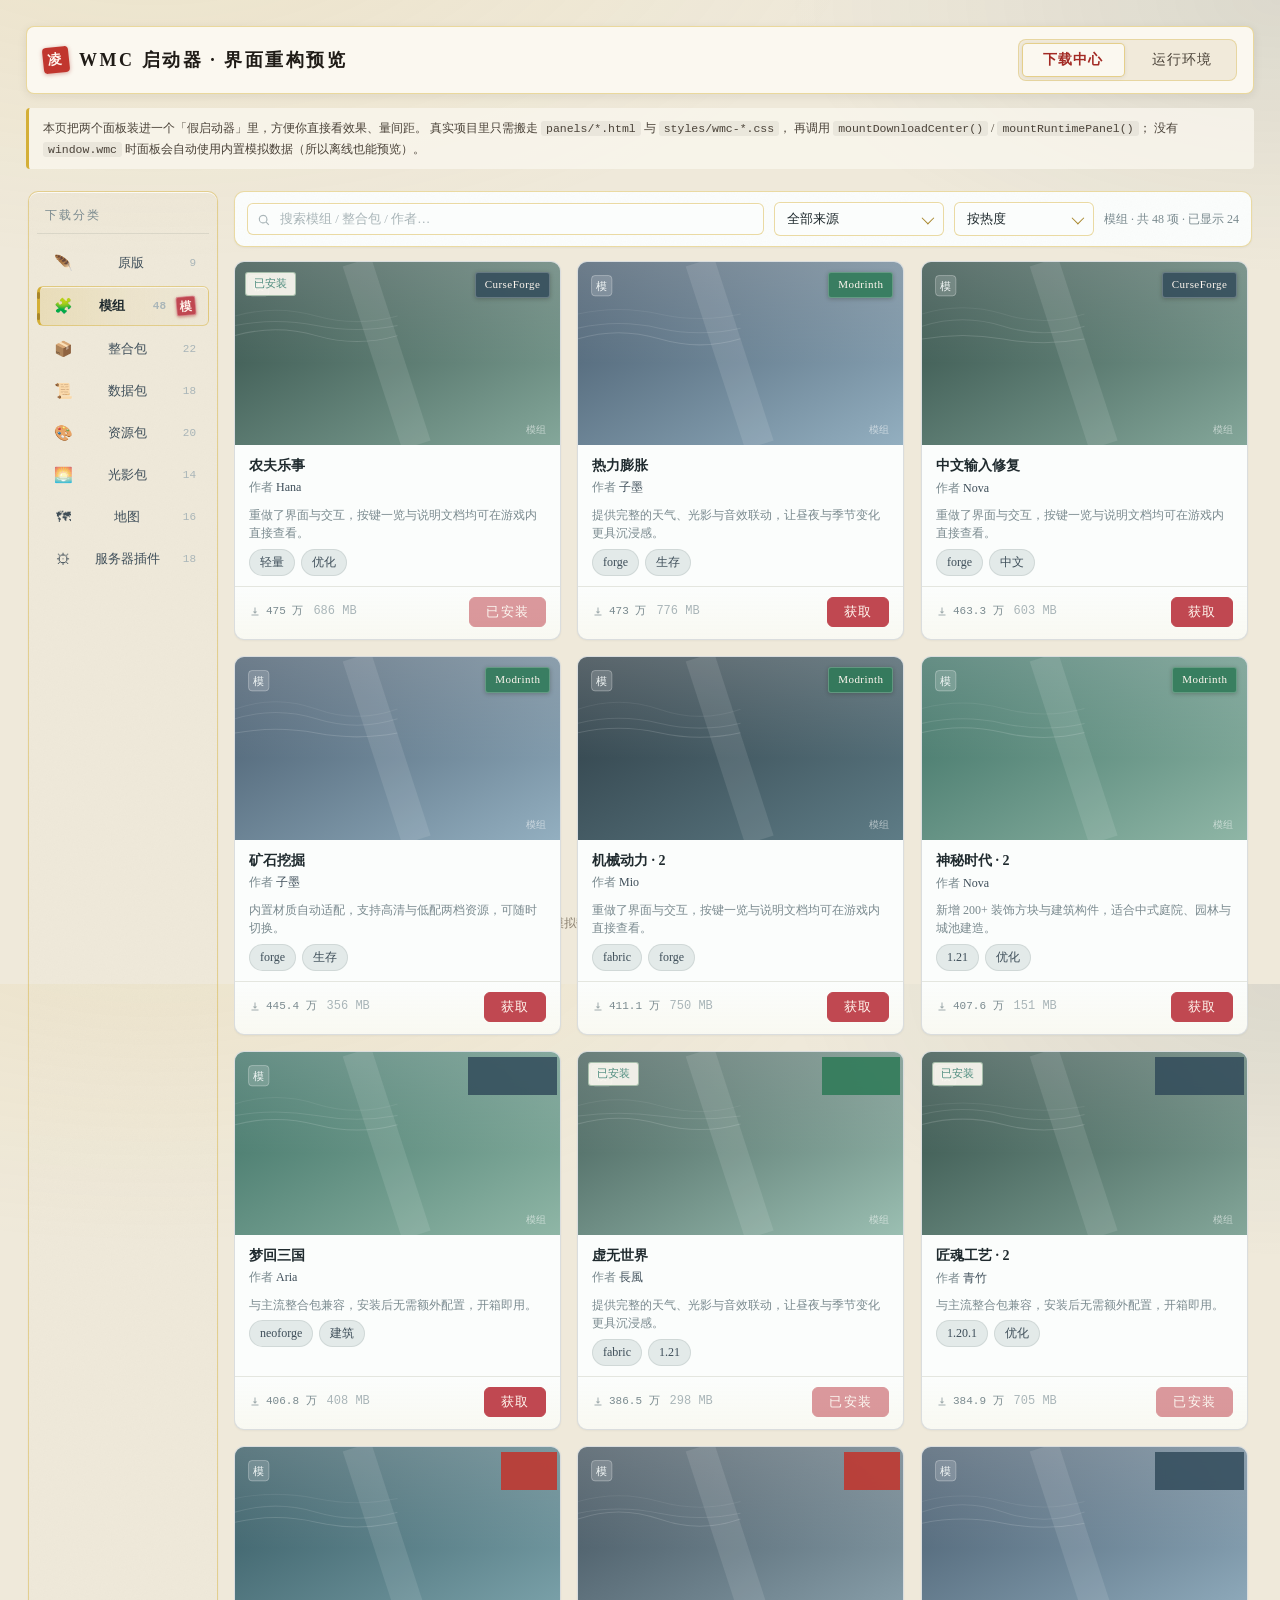
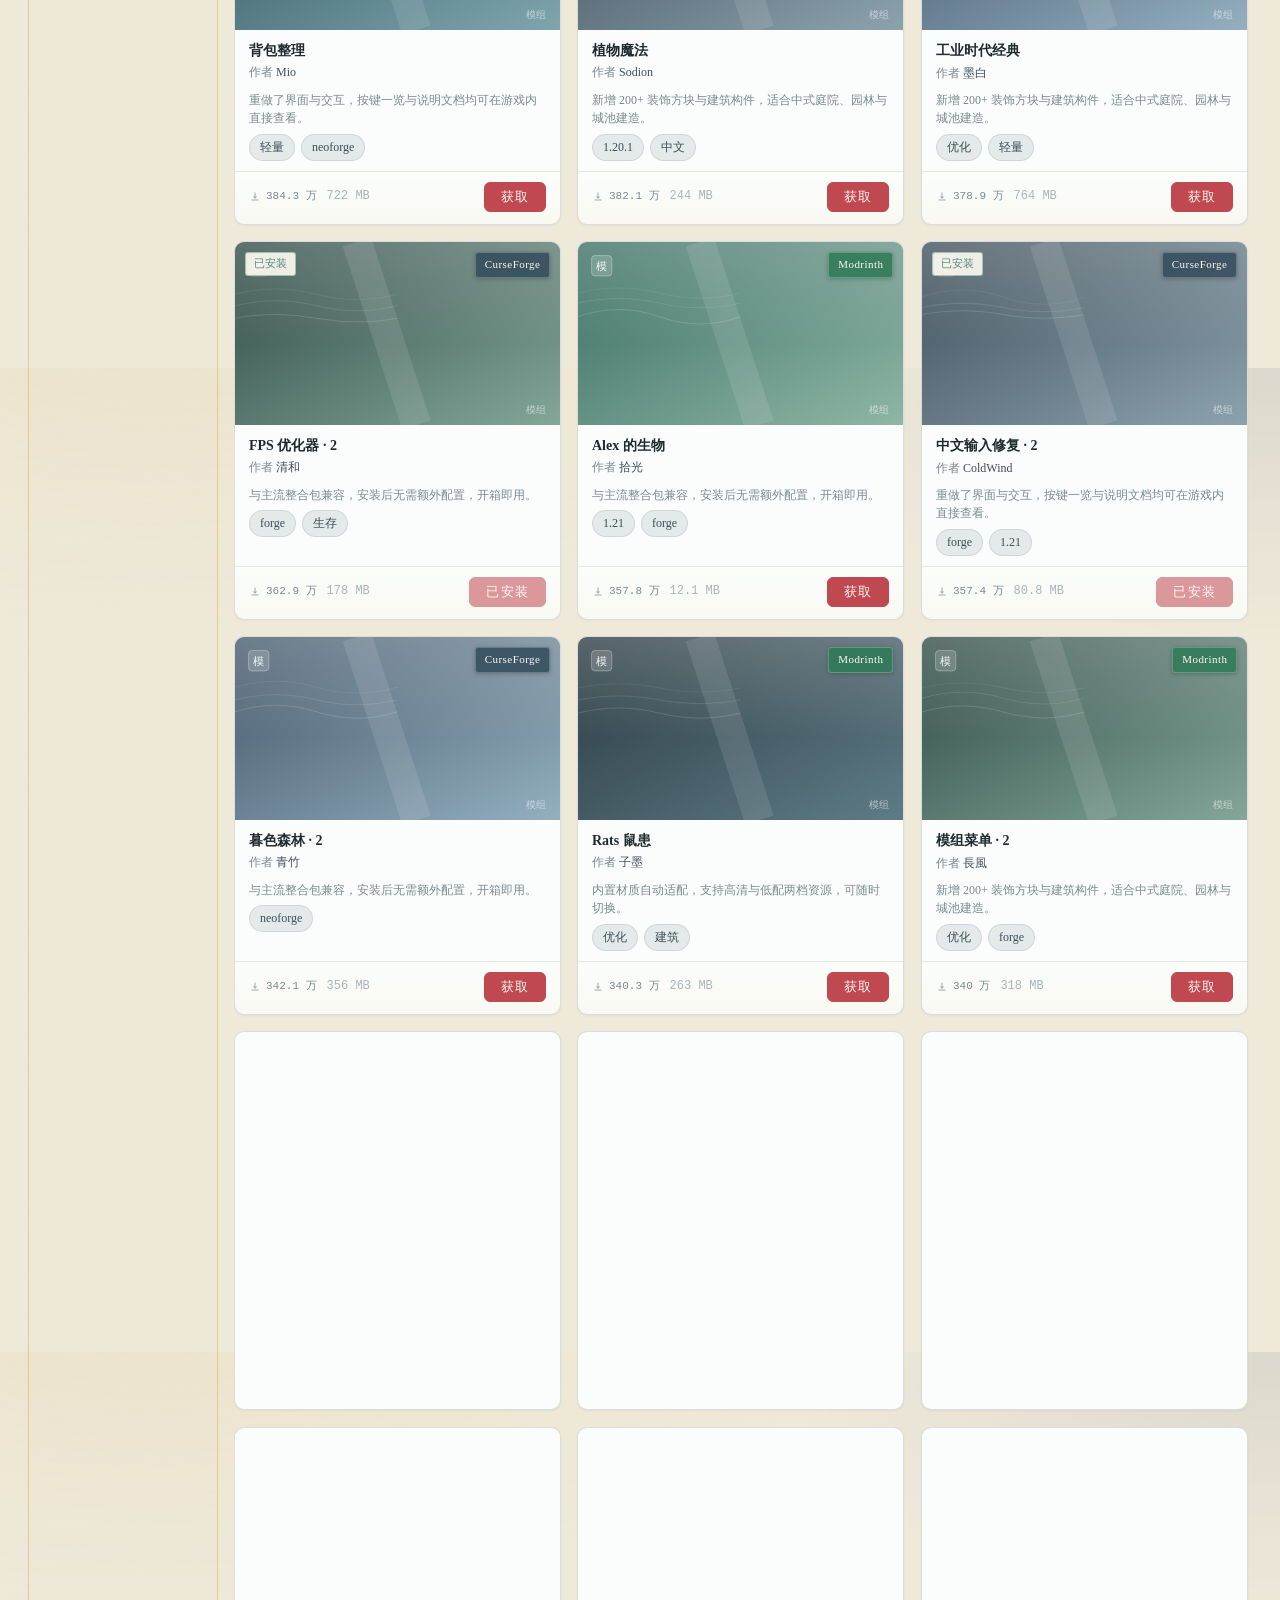
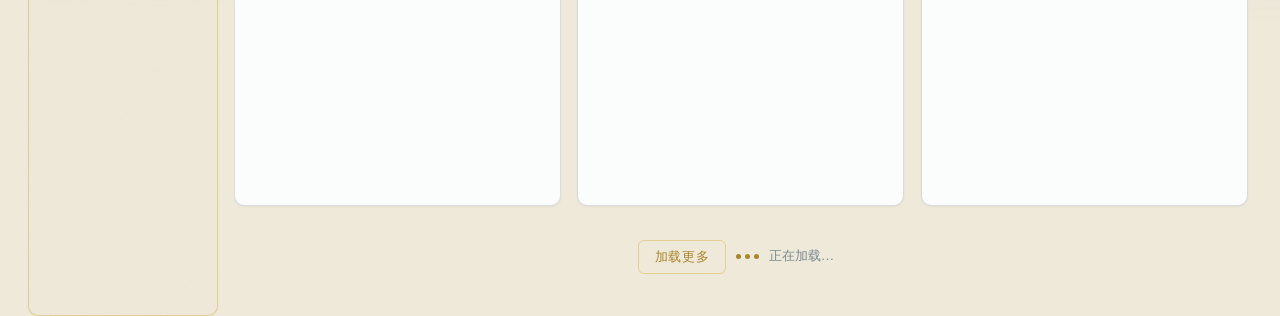
<file: index.html>
<!DOCTYPE html>
<html lang="zh-CN">
<head>
  <meta charset="UTF-8" />
  <meta http-equiv="Content-Security-Policy"
        content="default-src 'self' data:; img-src 'self' data: https:; style-src 'self' 'unsafe-inline'; script-src 'self'" />
  <title>WMC · 下载中心 / 运行环境（UI 预览）</title>

  <!-- 交付的四个样式文件（顺序：令牌 → 通用组件 → 两个面板） -->
  <link rel="stylesheet" href="styles/wmc-tokens.css" />
  <link rel="stylesheet" href="styles/wmc-primitives.css" />
  <link rel="stylesheet" href="styles/wmc-download-center.css" />
  <link rel="stylesheet" href="styles/wmc-runtime-panel.css" />
  <!-- 仅预览页需要，真实项目可不要 -->
  <link rel="stylesheet" href="styles/preview.css" />
</head>

<body class="preview-body">
  <div class="preview-shell">

    <header class="preview-topbar">
      <div class="preview-brand">
        <span class="preview-brandSeal">凌</span>
        <span>WMC 启动器 · 界面重构预览</span>
      </div>
      <div class="preview-tabs">
        <button class="preview-tab is-active" type="button" data-preview-tab="download-center">下载中心</button>
        <button class="preview-tab" type="button" data-preview-tab="runtime">运行环境</button>
      </div>
    </header>

    <p class="preview-note">
      本页把两个面板装进一个「假启动器」里，方便你直接看效果、量间距。
      真实项目里只需搬走 <code>panels/*.html</code> 与 <code>styles/wmc-*.css</code>，
      再调用 <code>mountDownloadCenter()</code> / <code>mountRuntimePanel()</code>；
      没有 <code>window.wmc</code> 时面板会自动使用内置模拟数据（所以离线也能预览）。
    </p>

    <main class="preview-stage">

      <!-- ================= 下载中心 ================= -->
      <div class="preview-panelSlot" data-preview-slot="download-center">
        <div class="wmc-scope" data-wmc-panel="download-center">
          <section class="wmc-dc" data-wmc-dc>

            <aside class="wmc-dc__aside">
              <div class="wmc-dc__asideTitle">下载分类</div>
              <div class="wmc-dc__cats" data-wmc-dc-cats></div>
            </aside>

            <div class="wmc-dc__main">
              <div class="wmc-dc__toolbar">
                <div class="wmc-dc__search">
                  <span class="wmc-dc__searchIcon" data-wmc-icon="search"></span>
                  <input type="search" data-wmc-dc-search
                         placeholder="搜索模组 / 整合包 / 作者…" aria-label="搜索资源" />
                </div>
                <div data-wmc-dc-source></div>
                <div data-wmc-dc-sort></div>
                <span class="wmc-dc__meta" data-wmc-dc-meta></span>
              </div>

              <div class="wmc-dc__scroll" data-wmc-dc-scroll>
                <div class="wmc-dc__grid" data-wmc-dc-grid></div>
              </div>
            </div>

          </section>
        </div>
      </div>

      <!-- ================= 运行环境 ================= -->
      <div class="preview-panelSlot" data-preview-slot="runtime" hidden>
        <div class="wmc-scope" data-wmc-panel="runtime">
          <section class="wmc-env" data-wmc-env>

            <div class="wmc-env__panel">
              <header class="wmc-env__hd">
                <div>
                  <div class="wmc-env__title">运行环境</div>
                  <div class="wmc-env__subtitle">Java 运行时 · 物理内存 · 下载源 · 游戏目录</div>
                </div>
                <div class="wmc-env__summary" data-wmc-env-summary></div>
              </header>

              <div class="wmc-env__body" data-wmc-env-body></div>

              <footer class="wmc-env__actions">
                <span class="wmc-env__actionsMeta" data-wmc-env-meta></span>
                <span class="wmc-spacer"></span>
                <button class="wmc-btn wmc-btn--ghost" type="button" data-wmc-env-reset>恢复推荐值</button>
                <button class="wmc-btn wmc-btn--primary" type="button" data-wmc-env-apply>保存并应用</button>
              </footer>
            </div>

          </section>
        </div>
      </div>

    </main>

    <p class="preview-foot" data-preview-source>数据来源：检测中…</p>
  </div>

  <script type="module" src="scripts/app.js"></script>
</body>
</html>
</file>
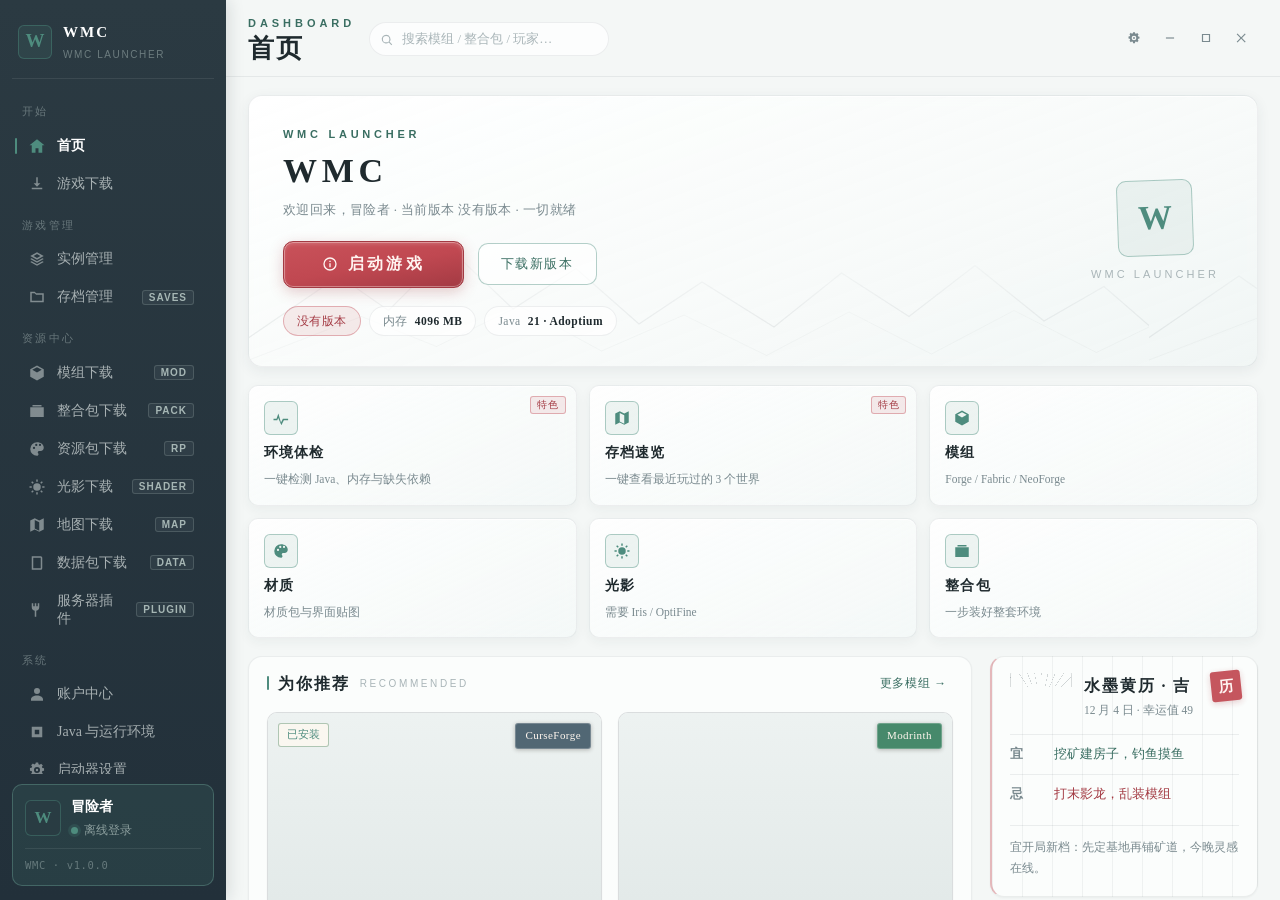
<file: app.html>
<!DOCTYPE html>
<html lang="zh-CN">
<head>
  <meta charset="UTF-8" />
  <title>WMC · 首页</title>
  <!-- 交付的样式（顺序：令牌 → 通用组件 → 外壳 → 首页 → 复用下载中心的卡片/下拉） -->
  <link rel="stylesheet" href="styles/wmc-tokens.css" />
  <link rel="stylesheet" href="styles/wmc-primitives.css" />
  <link rel="stylesheet" href="styles/wmc-shell.css" />
  <link rel="stylesheet" href="styles/wmc-home.css" />
  <link rel="stylesheet" href="styles/wmc-download-center.css" />
  <!-- 游戏下载页 + 全局拖拽安装（所有页面共享） -->
  <link rel="stylesheet" href="styles/wmc-game-download.css" />
  <link rel="stylesheet" href="styles/wmc-dragdrop.css" />
</head>

<body class="wmc-appBody">
<div class="wmc-scope wmc-app" data-wmc-app>

  <!-- ===================== 左侧导航（深黛蓝 · 无暗纹） ===================== -->
  <nav class="wmc-app__nav" aria-label="主导航">
    <!-- Logo：青玉细描边方印（内刻「W」）+ 名称 + 副标 -->
    <div class="wmc-nav__brand">
      <span class="wmc-nav__seal" aria-hidden="true">W</span>
      <div class="wmc-nav__brandText">
        <div class="wmc-nav__brandName">WMC</div>
        <div class="wmc-nav__brandPinyin">WMC LAUNCHER</div>
      </div>
    </div>

    <!-- 菜单：分组「开始 / 游戏管理 / 资源中心 / 系统」共 14 项，右侧带英文角标
         （MOD / PACK / RP / SHADER / MAP / DATA / PLUGIN / SAVES），由外壳按 NAV_GROUPS 数据生成。
         外层 .wmc-nav__scroll 负责内部平滑滚动 + 极细青色滚动条。 -->
    <div class="wmc-nav__scroll" data-wmc-nav-menu></div>

    <!-- 左下角账号卡：深青半透明 + 极细青边 + 状态点 -->
    <div class="wmc-nav__user" data-wmc-user role="button" tabindex="0" aria-label="账户与皮肤">
      <div class="wmc-nav__userTop">
        <span class="wmc-nav__avatar" data-wmc-user-avatar aria-hidden="true">W</span>
        <div>
          <div class="wmc-nav__userName" data-wmc-user-name>冒险者</div>
          <div class="wmc-nav__state" data-wmc-user-state>
            <span class="wmc-nav__dot wmc-nav__dot--offline"></span><span>离线登录</span>
          </div>
        </div>
      </div>
      <div class="wmc-nav__version" data-wmc-user-version>WMC · v1.0.0</div>
    </div>
  </nav>

  <!-- ===================== 主内容区 ===================== -->
  <main class="wmc-app__main">

    <!-- 顶部栏：两行页目标题（青玉大写英文 + 墨黑宋体中文）+ 搜索 + 齿轮 + 窗口按钮 -->
    <header class="wmc-topbar">
      <div class="wmc-pageTitle">
        <span class="wmc-pageTitle__en" data-wmc-title-en>DASHBOARD</span>
        <span class="wmc-pageTitle__cn" data-wmc-title-cn>首页</span>
      </div>

      <div class="wmc-topbar__search">
        <span class="wmc-topbar__searchIcon" data-wmc-icon="search" aria-hidden="true"></span>
        <input type="search" data-wmc-search placeholder="搜索模组 / 整合包 / 玩家…" aria-label="全局搜索" />
      </div>

      <div class="wmc-topbar__actions">
        <button class="wmc-winbtn" type="button" data-wmc-gear aria-label="设置" title="启动器设置">
          <span data-wmc-icon="gear" aria-hidden="true"></span>
        </button>
        <button class="wmc-winbtn" type="button" data-wmc-win="minimize" aria-label="最小化" title="最小化">
          <span data-wmc-icon="minus" aria-hidden="true"></span>
        </button>
        <button class="wmc-winbtn" type="button" data-wmc-win="maximize" aria-label="最大化" title="最大化 / 还原">
          <span data-wmc-icon="winMax" aria-hidden="true"></span>
        </button>
        <button class="wmc-winbtn wmc-winbtn--close" type="button" data-wmc-win="close" aria-label="关闭" title="关闭">
          <span data-wmc-icon="close" aria-hidden="true"></span>
        </button>
      </div>
    </header>

    <!-- 页面宿主：首页由外壳克隆模板挂载；其余页面未实现时自动显示占位卡 -->
    <div class="wmc-page" data-wmc-page-host></div>
  </main>
</div>

<!-- ============================================================================
     WMC 首页骨架模板 —— 水墨青绿
     结构：微透光主面板（大白板）→ 六宫格快捷入口 → 底部（左为你推荐 / 右水墨黄历）
     放在 <template> 里：SPA 路由每次进入首页都克隆一份干净骨架。
     ============================================================================ -->
<template data-wmc-template="home">
  <div class="wmc-page__inner wmc-home" data-wmc-home>

    <!-- 微透光主面板：墨黑大标题 + 朱砂印章「启动游戏」+ 状态栏 + 右侧方印 -->
    <section class="wmc-hero">
      <div class="wmc-hero__deco" aria-hidden="true"></div>

      <div class="wmc-hero__body">
        <div class="wmc-hero__eyebrow">WMC LAUNCHER</div>
        <h1 class="wmc-hero__title">WMC</h1>
        <p class="wmc-hero__sub" data-wmc-hero-sub>正在读取运行环境…</p>

        <div class="wmc-hero__actions">
          <!-- 印章质感启动按钮：朱砂红 -->
          <button class="wmc-sealBtn" type="button" data-wmc-launch>
            <span class="wmc-sealBtn__icon" data-wmc-launch-icon aria-hidden="true"></span>启动游戏
          </button>
          <button class="wmc-ghostBtn" type="button" data-wmc-hero-secondary>下载新版本</button>
        </div>

        <!-- 状态栏：版本 / 内存 / Java（没有版本时这里显示「没有版本」） -->
        <div class="wmc-hero__status" data-wmc-hero-status></div>
      </div>

      <!-- 右侧方印（可换成插画 / logo） -->
      <div class="wmc-hero__aside" aria-hidden="true">
        <span class="wmc-hero__stamp">W</span>
        <span class="wmc-hero__stampText">WMC LAUNCHER</span>
      </div>
    </section>

    <!-- 六宫格快捷入口（磨砂微光方块，由 JS 填充：含环境体检 / 存档速览两个特色功能） -->
    <section class="wmc-quicks" data-wmc-quicks aria-label="快捷入口"></section>

    <!-- 底部：左「为你推荐」四列卡片流 / 右「水墨黄历 · 今日运势」 -->
    <div class="wmc-home__bottom">

      <section class="wmc-panel" data-wmc-recs>
        <header class="wmc-panel__hd">
          <span class="wmc-panel__title">为你推荐</span>
          <span class="wmc-panel__en">RECOMMENDED</span>
          <button class="wmc-panel__link" type="button" data-wmc-recs-more>更多模组 →</button>
        </header>
        <div class="wmc-panel__bd">
          <div class="wmc-dc__grid wmc-home__recGrid"></div>
        </div>
      </section>

      <aside class="wmc-almanac" data-wmc-almanac>
        <span class="wmc-almanac__seal" aria-hidden="true">历</span>

        <div class="wmc-almanac__hd">
          <span class="wmc-almanac__fan" aria-hidden="true">
            <span class="wmc-almanac__fanRibs"></span>
          </span>
          <div class="wmc-almanac__titleWrap">
            <div class="wmc-almanac__title" data-wmc-almanac-title>水墨黄历</div>
            <div class="wmc-almanac__date" data-wmc-almanac-date>—</div>
          </div>
        </div>

        <div class="wmc-almanac__rows" data-wmc-almanac-rows></div>
        <div class="wmc-almanac__note" data-wmc-almanac-note></div>
      </aside>

    </div>
  </div>
</template>

<!-- ============================================================================
     WMC 游戏下载页骨架模板（原版版本下载）
     数据全部来自主进程真实接口（wmc:versions:*）：渲染层不联网、也没有假数据。
     ============================================================================ -->
<template data-wmc-template="game">
  <div class="wmc-page__inner wmc-dl" data-wmc-download>

    <!-- 顶部：最新正式版大卡片 -->
    <section class="wmc-dl__latest">
      <div class="wmc-dl__deco" aria-hidden="true"></div>

      <div class="wmc-dl__latestMain">
        <div class="wmc-dl__label">LATEST RELEASE</div>
        <div class="wmc-dl__version" data-wmc-dl-latest-version>最新正式版：读取中…</div>
        <div class="wmc-dl__latestMeta" data-wmc-dl-latest-meta></div>
      </div>

      <div class="wmc-dl__latestAction">
        <button class="wmc-sealBtn wmc-dl__installAll" type="button" data-wmc-dl-install-all>
          <span class="wmc-sealBtn__icon" data-wmc-dl-install-icon aria-hidden="true"></span>一键安装最新版
        </button>
      </div>
    </section>

    <!-- 筛选栏：搜索 / 分类下拉 / 下载源下拉 / 刷新 / 计数 -->
    <div class="wmc-dl__bar">
      <div class="wmc-dl__search">
        <span class="wmc-dl__searchIcon" data-wmc-icon="search" aria-hidden="true"></span>
        <input type="search" data-wmc-dl-search placeholder="按版本号搜索，例如 1.21 或 26.3" aria-label="搜索版本号" />
      </div>

      <!-- 分类：正式版 / 预览版 / 远古版 / 愚人节版（自定义下拉，默认正式版） -->
      <div data-wmc-dl-category></div>
      <!-- 下载源：官方源 / BMCLAPI 镜像（自定义下拉） -->
      <div data-wmc-dl-source></div>

      <button class="wmc-dl__refresh" type="button" data-wmc-dl-refresh>
        <span class="wmc-dl__refreshIcon" data-wmc-icon="refresh" aria-hidden="true"></span>刷新
      </button>

      <span class="wmc-dl__count" data-wmc-dl-count>正在读取版本清单…</span>
    </div>

    <!-- 版本列表（极简行；加载时是骨架屏，失败时是红字提示） -->
    <section class="wmc-dl__list" data-wmc-dl-list aria-live="polite"></section>
  </div>
</template>

<script type="module" src="scripts/app-shell.js"></script>
</body>
</html>
</file>
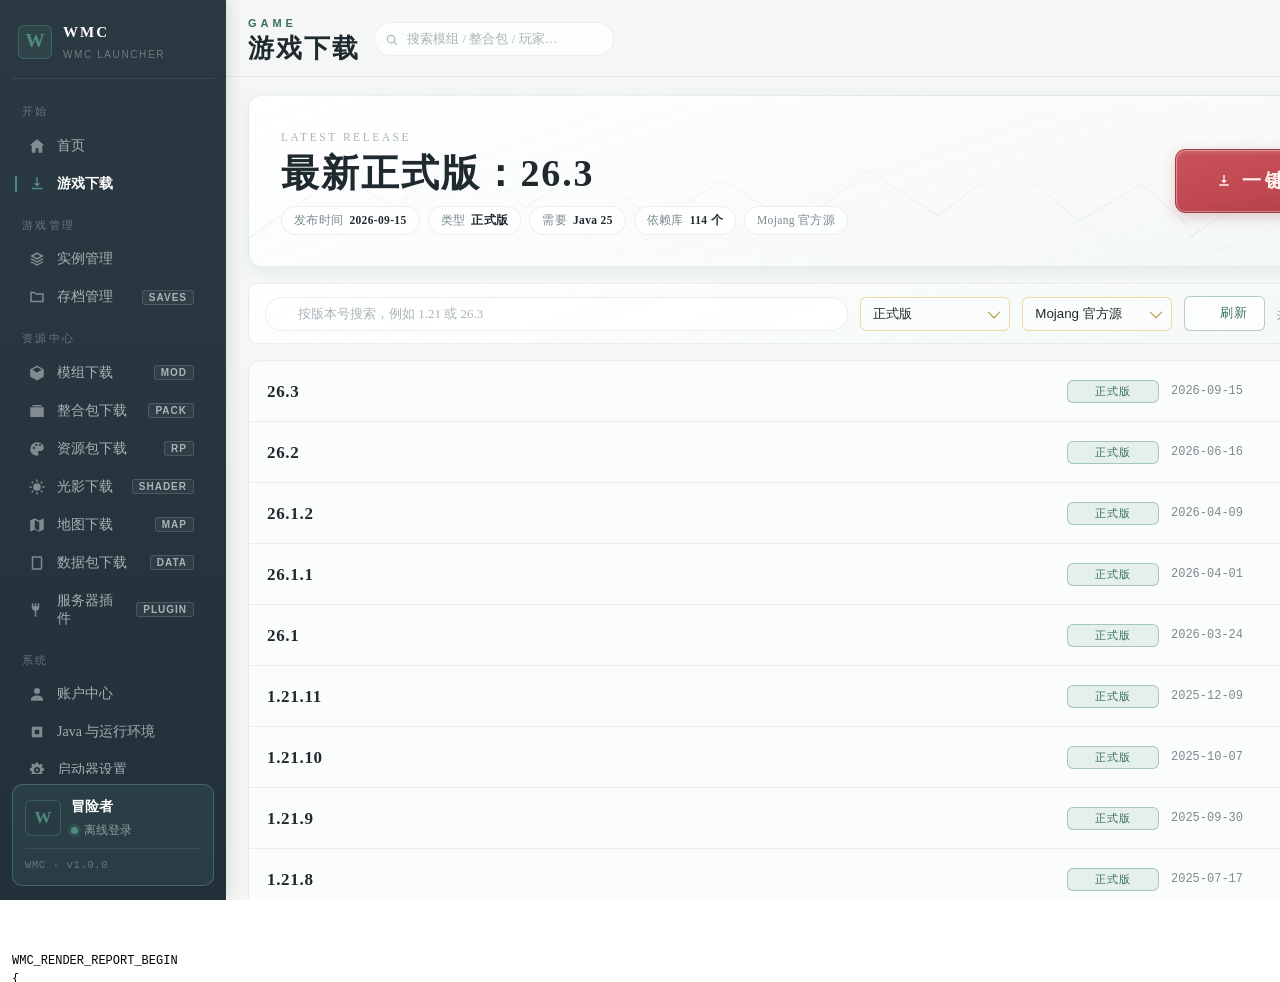
<file: tools/verify-gamedl.html>
<!DOCTYPE html>
<html lang="zh-CN">
<head>
  <meta charset="UTF-8" />
  <title>WMC 游戏下载 · 渲染校验</title>
  <link rel="stylesheet" href="../styles/wmc-tokens.css" />
  <link rel="stylesheet" href="../styles/wmc-primitives.css" />
  <link rel="stylesheet" href="../styles/wmc-shell.css" />
  <link rel="stylesheet" href="../styles/wmc-home.css" />
  <link rel="stylesheet" href="../styles/wmc-download-center.css" />
  <link rel="stylesheet" href="../styles/wmc-game-download.css" />
  <link rel="stylesheet" href="../styles/wmc-dragdrop.css" />
  <style>
    html, body { margin: 0; padding: 0; }
    #out { margin: 0; padding: 12px; font: 12px/1.5 Consolas, monospace; white-space: pre-wrap; }
    #stage { width: 1500px; height: 940px; overflow: hidden; position: relative; }
  </style>
</head>
<body>
<div id="stage"></div>
<pre id="out">PENDING</pre>

<script type="module">
/**
 * 游戏下载页 + 全局拖拽安装 渲染校验台
 * ---------------------------------------------------------------------------
 * 数据源：tools/fixtures/manifest.sample.json —— 真实抓取自 BMCLAPI 的清单切片
 *        （校验台把它包装成主进程返回的形状，产品代码本身不做任何假数据兜底）。
 * 覆盖：大卡片 / 筛选栏 / 极简列表 / 骨架屏 / 红字错误 / 内存搜索 /
 *       分类与源切换 / 安装确认弹窗 / 拖拽遮罩与识别安装全流程。
 */
import { createShell } from '../scripts/wmc-shell.js';
import { hydrateIcons } from '../scripts/wmc-dom.js';
import { mountGlobalDrop } from '../scripts/wmc-dragdrop.js';
import { mountGameDownload } from '../scripts/wmc-game-download.js';
import { mountHome } from '../scripts/wmc-home.js';

const checks = [];
const errors = [];
const check = (name, pass, detail) => checks.push({ name, pass: !!pass, detail: String(detail ?? '') });
console.error = (...a) => errors.push(a.map(String).join(' '));
window.addEventListener('error', (e) => errors.push('window.onerror: ' + e.message));

const css = (node, prop) => (node ? getComputedStyle(node).getPropertyValue(prop).trim() : '');
const text = (node) => node?.textContent?.trim() || '';
const sleep = (ms) => new Promise((r) => setTimeout(r, ms));
async function waitFor(fn, timeout = 6000, step = 60) {
  const deadline = Date.now() + timeout;
  while (Date.now() < deadline) {
    try { if (fn()) return true; } catch { /* ignore */ }
    await sleep(step);
  }
  return false;
}

const report = { checks, errors, summary: {} };

/* ---------------------------------------------------------------- 真实清单 → 主进程返回形状 */
const fixture = await fetch('../tools/fixtures/manifest.sample.json').then((r) => r.json());
const FOOLS = ['15w14a', '1.rv-pre1', '3d shareware v1.34', '20w14infinite',
  '22w13oneblockatatime', '23w13a_or_b', '24w14potato', '25w14craftmine'];
const classify = (v) => {
  const id = String(v.id).toLowerCase();
  if (FOOLS.includes(id) || /(oneblock|craftmine|potato|shareware|infinite|_or_b|rv-pre)/.test(id)) return 'fools';
  if (v.type === 'release') return 'release';
  if (v.type === 'snapshot') return 'snapshot';
  if (v.type === 'old_beta' || v.type === 'old_alpha') return 'old';
  return 'other';
};
const all = fixture.versions.map((v) => ({ ...v, category: classify(v) }));

/** 测试替身：记录每次调用，按真实形状返回 */
function makeStubBridge() {
  const calls = { versionsList: [], versionsDetail: [], configPatch: [], inspect: [], install: [] };
  const api = {
    mode: 'ipc',
    provider: {},
    calls,
    versionsList: async (params = {}) => {
      calls.versionsList.push({ ...params });
      await sleep(120);                                   // 让骨架屏有机会出现
      const category = params.category || 'release';
      const items = all.filter((v) => v.category === category)
        .sort((a, b) => String(b.releaseTime).localeCompare(String(a.releaseTime)));
      return {
        source: params.source || 'official',
        sourceLabel: params.source === 'bmclapi' ? 'BMCLAPI 镜像' : 'Mojang 官方源',
        fromCache: false, fallback: false,
        latest: {
          release: all.find((v) => v.id === fixture.latest.release) || null,
          snapshot: all.find((v) => v.id === fixture.latest.snapshot) || null,
        },
        categories: [], total: all.length,
        counts: all.reduce((acc, v) => { acc[v.category] = (acc[v.category] || 0) + 1; return acc; }, {}),
        items,
      };
    },
    versionsLatest: async () => ({ version: all.find((v) => v.id === fixture.latest.release) }),
    versionsDetail: async ({ id }) => {
      calls.versionsDetail.push({ id });
      return {
        id, category: classify(all.find((v) => v.id === id) || {}),
        releaseTime: '2026-09-15T11:23:02+00:00',
        mainClass: 'net.minecraft.client.main.Main', assets: '34', assetsIndex: '34',
        javaVersion: { majorVersion: 25, component: 'java-runtime-delta' },
        libraries: 114,
        client: { size: 26843546, sha1: '5df1795e16eea19d75b923d66ecca9ce183353c5', url: 'https://example.invalid/client.jar' },
      };
    },
    versionsSources: async () => [{ value: 'official', label: 'Mojang 官方源' }, { value: 'bmclapi', label: 'BMCLAPI 镜像' }],
    configPatch: async (patch) => { calls.configPatch.push(patch); return { ...patch }; },
    configGet: async () => ({ lastVersionId: '' }),
    systemInfo: async () => ({ launcherVersion: '1.0.0', totalMemMb: 16384, freeMemMb: 9000 }),
    javaList: async () => [{ name: 'Java 21', vendor: 'Adoptium', ok: true }],
    account: async () => ({ id: 'a', name: '冒险者', type: 'offline', typeLabel: '离线登录', avatarGlyph: 'W' }),
    openPath: async () => true,
    onProgress: () => () => {},
    windowControls: { minimize: async () => 'ok', maximize: async () => 'ok', close: async () => 'ok' },
    quickEntries: async () => [],
    recentWorlds: async () => [],
    fortune: async () => ({ date: '11 月 1 日', level: '吉', luck: 70, good: ['挖矿建房子'], bad: ['打末影龙'], note: '稳一点' }),
    // 拖拽：路径由 preload 提供（这里用替身模拟 Electron）
    filePathOf: (file) => (file?.name === '测试包.zip' ? 'C:\\\\packs\\\\测试包.zip' : ''),
    // 注意：页面调用的是 bridge.modpackInspect(filePath)（真实桥接会包成 { filePath } 再走 IPC）
    modpackInspect: async (filePath) => {
      calls.inspect.push({ filePath });
      return {
        ok: true, kind: 'curseforge', label: 'CurseForge 整合包', evidence: 'manifest.json',
        meta: { name: '山河整合包', version: '1.0.0', mcVersion: '1.21.1', loader: 'forge-52.0.1', loaderKind: 'forge', fileCount: 12 },
        file: { path: filePath, name: '测试包.zip', ext: '.zip', sizeBytes: 52428800, entryCount: 240, zip64: false },
        hasOverrides: true, topLevel: ['manifest.json', 'overrides'],
      };
    },
    modpackInstall: async (params) => {
      calls.install.push({ ...params });
      return {
        isolation: '山河整合包', targetDir: 'C:\\\\game\\\\versions\\\\山河整合包',
        extracted: 238, skipped: [{ name: '../x.txt', reason: '不安全路径（zip-slip）' }],
        marker: { packKind: 'curseforge' },
      };
    },
    modpackPick: async () => null,
  };
  return api;
}

try {
  /* ---------------------------------------------------- 装载外壳与页面 */
  const appHtml = await fetch('../app.html').then((r) => r.text());
  const doc = new DOMParser().parseFromString(appHtml, 'text/html');
  const stage = document.getElementById('stage');
  stage.append(document.importNode(doc.querySelector('[data-wmc-app]'), true));
  const templates = document.createElement('div');
  for (const name of ['home', 'game']) {
    const tpl = doc.querySelector(`[data-wmc-template="${name}"]`);
    if (tpl) templates.append(document.importNode(tpl, true));
  }
  document.body.append(templates);
  const root = stage.querySelector('[data-wmc-app]');
  hydrateIcons(root);

  const bridge = makeStubBridge();
  const shell = createShell(root, { bridge });
  shell.addPage('home', (host, api) => {
    host.replaceChildren(document.querySelector('[data-wmc-template="home"]').content.cloneNode(true));
    return mountHome(host, { bridge, shell: api });
  });
  let gamePanel = null;
  shell.addPage('game', (host, api) => {
    host.replaceChildren(document.querySelector('[data-wmc-template="game"]').content.cloneNode(true));
    gamePanel = mountGameDownload(host, { bridge, shell: api });
    return gamePanel;
  });
  await shell.navigate('game');

  /* ---------------------------------------------------- 骨架屏（请求进行中） */
  check('加载时先出现骨架屏（8 行）',
    document.querySelectorAll('#stage .wmc-dl__skeleton').length === 8,
    `${document.querySelectorAll('#stage .wmc-dl__skeleton').length} 行骨架`);

  const loaded = await waitFor(() => document.querySelectorAll('#stage .wmc-dl__row').length > 5, 8000);
  check('版本列表渲染成功（真实清单切片）', loaded,
    `${document.querySelectorAll('#stage .wmc-dl__row').length} 行`);
  check('骨架屏在数据到达后消失', document.querySelectorAll('#stage .wmc-dl__skeleton').length === 0,
    `${document.querySelectorAll('#stage .wmc-dl__skeleton').length} 行残留`);

  /* ---------------------------------------------------- 顶部最新正式版大卡片 */
  const latestText = text(document.querySelector('#stage [data-wmc-dl-latest-version]'));
  check('大卡片：最新正式版 + 真实版本号',
    /^最新正式版：\d/.test(latestText),
    latestText);
  const metaText = text(document.querySelector('#stage [data-wmc-dl-latest-meta]'));
  check('大卡片：右侧元信息（发布时间 / Java / 依赖库 / 来源）',
    /发布时间/.test(metaText) && /Java/.test(metaText) && /依赖库/.test(metaText) && /官方源|BMCLAPI/.test(metaText),
    metaText);
  const installAll = document.querySelector('#stage [data-wmc-dl-install-all]');
  check('大卡片：朱砂红「一键安装最新版」大按钮',
    /一键安装最新版/.test(text(installAll))
      && /rgb\(192, 72, 81\)/.test(css(installAll, 'background-image'))
      && parseFloat(css(installAll, 'min-width')) >= 200,
    `${css(installAll, 'min-width')} · ${css(installAll, 'background-image').slice(0, 44)}`);
  check('大卡片：带极淡水墨山峦背景',
    /data:image\/svg/.test(css(document.querySelector('#stage .wmc-dl__deco'), 'background-image')),
    css(document.querySelector('#stage .wmc-dl__deco'), 'background-image').slice(0, 30));

  /* ---------------------------------------------------- 筛选栏 */
  check('筛选栏：搜索框 + 两个自定义下拉 + 刷新 + 计数',
    !!document.querySelector('#stage [data-wmc-dl-search]')
      && document.querySelectorAll('#stage [data-wmc-dl-category] .wmc-select__trigger').length === 1
      && document.querySelectorAll('#stage [data-wmc-dl-source] .wmc-select__trigger').length === 1
      && !!document.querySelector('#stage [data-wmc-dl-refresh]'),
    text(document.querySelector('#stage [data-wmc-dl-count]')));
  check('筛选栏：没有原生 select（全自定义）',
    document.querySelectorAll('#stage .wmc-dl select').length === 0,
    `原生 select ${document.querySelectorAll('#stage .wmc-dl select').length} 个`);
  const categoryTrigger = document.querySelector('#stage [data-wmc-dl-category] .wmc-select__trigger');
  check('分类下拉默认选中「正式版」', /正式版/.test(text(categoryTrigger)), text(categoryTrigger));

  /* ---------------------------------------------------- 极简列表行 */
  const rows = Array.from(document.querySelectorAll('#stage .wmc-dl__row'));
  check('列表行：大字版本号 + 类型标签 + 发布时间 + 安装按钮',
    !!rows[0]?.querySelector('.wmc-dl__rowVer') && !!rows[0]?.querySelector('.wmc-dl__tag')
      && !!rows[0]?.querySelector('.wmc-dl__rowTime') && !!rows[0]?.querySelector('.wmc-dl__rowAct'),
    `${text(rows[0]?.querySelector('.wmc-dl__rowVer'))} / ${text(rows[0]?.querySelector('.wmc-dl__tag'))} / ${text(rows[0]?.querySelector('.wmc-dl__rowTime'))}`);
  check('类型标签：正式版用青玉色',
    rows[0]?.querySelector('.wmc-dl__tag')?.classList.contains('wmc-dl__tag--release')
      && /58, 110, 98/.test(css(rows[0].querySelector('.wmc-dl__tag'), 'color')),
    css(rows[0]?.querySelector('.wmc-dl__tag'), 'color'));
  check('安装按钮：朱砂红',
    /rgb\(192, 72, 81\)/.test(css(rows[0]?.querySelector('.wmc-dl__rowAct'), 'background-color')),
    css(rows[0]?.querySelector('.wmc-dl__rowAct'), 'background-color'));
  check('整行悬浮：极浅青色底（CSSOM 规则存在）',
    /rgba\(78, 140, 126, 0\.0/.test(findCssRule('.wmc-dl__row:hover', 'background') || ''),
    findCssRule('.wmc-dl__row:hover', 'background'));

  /* ---------------------------------------------------- 内存搜索：不触发新请求 */
  const callsBefore = bridge.calls.versionsList.length;
  const search = document.querySelector('#stage [data-wmc-dl-search]');
  search.value = '26.3';
  search.dispatchEvent(new Event('input', { bubbles: true }));
  await sleep(420);
  const afterSearch = document.querySelectorAll('#stage .wmc-dl__row').length;
  check('搜索：前端内存过滤（不发新请求）',
    afterSearch >= 1 && afterSearch < rows.length && bridge.calls.versionsList.length === callsBefore,
    `命中 ${afterSearch} 行 · 请求数 ${bridge.calls.versionsList.length}（之前 ${callsBefore}）`);
  check('搜索结果都包含关键词',
    Array.from(document.querySelectorAll('#stage .wmc-dl__rowVer')).every((n) => text(n).includes('26.3')),
    Array.from(document.querySelectorAll('#stage .wmc-dl__rowVer')).map((n) => text(n)).join(', '));
  search.value = '';
  search.dispatchEvent(new Event('input', { bubbles: true }));
  await sleep(320);

  /* ---------------------------------------------------- 分类切换：愚人节版 */
  categoryTrigger.click();
  await sleep(240);
  const foolsOption = Array.from(document.querySelectorAll('.wmc-select__panel.is-open .wmc-select__opt'))
    .find((n) => /愚人节版/.test(text(n)));
  check('分类下拉含四个分类（正式版 / 预览版 / 远古版 / 愚人节版）',
    !!foolsOption && document.querySelectorAll('.wmc-select__panel.is-open .wmc-select__opt').length >= 4,
    Array.from(document.querySelectorAll('.wmc-select__panel.is-open .wmc-select__opt')).map((n) => text(n)).join(' / '));
  foolsOption.click();
  const foolsLoaded = await waitFor(() => {
    const tags = Array.from(document.querySelectorAll('#stage .wmc-dl__row .wmc-dl__tag'));
    return tags.length > 0 && tags.every((t) => t.classList.contains('wmc-dl__tag--fools'));
  }, 6000);
  check('切到愚人节版：全部行都是愚人节标签',
    foolsLoaded, `${document.querySelectorAll('#stage .wmc-dl__row').length} 行 · 请求参数 ${JSON.stringify(bridge.calls.versionsList.at(-1))}`);
  check('愚人节标签用朱砂色',
    /163, 58, 67/.test(css(document.querySelector('#stage .wmc-dl__tag--fools'), 'color')),
    css(document.querySelector('#stage .wmc-dl__tag--fools'), 'color'));

  /* ---------------------------------------------------- 下载源切换 */
  const sourceTrigger = document.querySelector('#stage [data-wmc-dl-source] .wmc-select__trigger');
  sourceTrigger.click();
  await sleep(240);
  const bmclOption = Array.from(document.querySelectorAll('.wmc-select__panel.is-open .wmc-select__opt'))
    .find((n) => /BMCLAPI/.test(text(n)));
  bmclOption.click();
  await waitFor(() => bridge.calls.versionsList.at(-1)?.source === 'bmclapi', 4000);
  check('下载源可切换到 BMCLAPI（请求带上 source）',
    bridge.calls.versionsList.at(-1)?.source === 'bmclapi',
    JSON.stringify(bridge.calls.versionsList.at(-1)));
  // 等重新加载完成再断言计数（期间列表是骨架屏）
  const countSettled = await waitFor(() => /BMCLAPI/.test(text(document.querySelector('#stage [data-wmc-dl-count]'))), 6000);
  check('计数行显示来源', countSettled,
    text(document.querySelector('#stage [data-wmc-dl-count]')));
  // 切回正式版，便于后面的安装弹窗测试
  sourceTrigger.click(); await sleep(200);
  Array.from(document.querySelectorAll('.wmc-select__panel.is-open .wmc-select__opt'))
    .find((n) => /官方源/.test(text(n)))?.click();
  await waitFor(() => bridge.calls.versionsList.at(-1)?.source === 'official', 4000);
  categoryTrigger.click(); await sleep(200);
  Array.from(document.querySelectorAll('.wmc-select__panel.is-open .wmc-select__opt'))
    .find((n) => /^正式版/.test(text(n)))?.click();
  await waitFor(() => document.querySelectorAll('#stage .wmc-dl__row').length > 5, 6000);

  /* ---------------------------------------------------- 刷新（force） */
  document.querySelector('#stage [data-wmc-dl-refresh]').click();
  await waitFor(() => bridge.calls.versionsList.at(-1)?.force === true, 4000);
  check('刷新按钮：强制重新拉取（force=true）',
    bridge.calls.versionsList.at(-1)?.force === true,
    JSON.stringify(bridge.calls.versionsList.at(-1)));

  /* ---------------------------------------------------- 安装：真实详情 → 设为目标版本 */
  // 刷新期间列表会变回骨架屏，等行回来再点
  await waitFor(() => document.querySelectorAll('#stage .wmc-dl__row').length > 5, 8000);
  document.querySelector('#stage .wmc-dl__row .wmc-dl__rowAct').click();
  const dialogOpen = await waitFor(() => !!document.querySelector('.wmc-dialog.is-open'), 4000);
  const dialogText = text(document.querySelector('.wmc-dialog__panel'));
  check('点「安装」→ 弹出真实版本详情（Java 25 / 依赖库 114 / 主类）',
    dialogOpen && /需要 Java/.test(dialogText) && /114/.test(dialogText) && /net\.minecraft\.client\.main\.Main/.test(dialogText),
    dialogText.replace(/\s+/g, ' ').slice(0, 90));
  document.querySelector('.wmc-dialog .wmc-primaryBtn').click();
  const marked = await waitFor(() => bridge.calls.configPatch.length > 0, 4000);
  check('详情弹窗「设为目标版本」→ 写入配置 lastVersionId',
    marked && /^\d/.test(String(bridge.calls.configPatch.at(-1)?.lastVersionId || '')),
    JSON.stringify(bridge.calls.configPatch.at(-1)));
  await waitFor(() => !document.querySelector('.wmc-dialog'), 2000);

  /* ---------------------------------------------------- 全局拖拽：遮罩 → 识别 → 安装 */
  const dropzone = mountGlobalDrop({ bridge, onInstalled: () => {} });
  const file = new File([new Uint8Array([0x50, 0x4b])], '测试包.zip', { type: 'application/zip' });
  const dt = { types: ['Files'], files: [file], dropEffect: '', items: [] };
  const makeEvent = (type) => {
    const evt = new Event(type, { bubbles: true, cancelable: true });
    Object.defineProperty(evt, 'dataTransfer', { value: dt });
    return evt;
  };

  window.dispatchEvent(makeEvent('dragenter'));
  await sleep(150);
  const overlay = document.querySelector('.wmc-drop');
  check('拖入文件：出现全屏水墨遮罩',
    overlay?.classList.contains('is-active')
      && /data:image\/svg/.test(css(overlay.querySelector('.wmc-drop__mask'), 'background-image')),
    `active=${overlay?.classList.contains('is-active')}`);
  check('遮罩文案：「松开鼠标以解析并安装整合包」',
    text(overlay?.querySelector('.wmc-drop__title')) === '松开鼠标以解析并安装整合包',
    text(overlay?.querySelector('.wmc-drop__title')));
  check('遮罩：青玉虚线拖拽框',
    /dashed/.test(css(overlay?.querySelector('.wmc-drop__panel'), 'border-top-style')),
    css(overlay?.querySelector('.wmc-drop__panel'), 'border-top-style'));

  window.dispatchEvent(makeEvent('dragover'));
  window.dispatchEvent(makeEvent('drop'));
  const inspectCalled = await waitFor(() => bridge.calls.inspect.length > 0, 4000);
  check('松手 → 主进程识别（带上真实磁盘路径）',
    inspectCalled && /测试包\.zip$/.test(bridge.calls.inspect.at(-1)?.filePath || ''),
    JSON.stringify(bridge.calls.inspect.at(-1)));
  check('遮罩在松手后收起', !document.querySelector('.wmc-drop')?.classList.contains('is-active'),
    '已收起');

  const inspectDialog = await waitFor(() => /识别到整合包/.test(text(document.querySelector('.wmc-dialog__title'))), 4000);
  const inspectText = text(document.querySelector('.wmc-dialog__panel'));
  check('识别结果弹窗：包类型 / 特征文件 / 游戏版本 / 加载器',
    inspectDialog && /CurseForge 整合包/.test(inspectText) && /manifest\.json/.test(inspectText)
      && /1\.21\.1/.test(inspectText) && /forge/.test(inspectText),
    inspectText.replace(/\s+/g, ' ').slice(0, 100));

  document.querySelector('.wmc-dialog .wmc-primaryBtn').click();
  const installed = await waitFor(() => bridge.calls.install.length > 0, 4000);
  check('确认安装 → 主进程解压（filePath 正确）',
    installed && /测试包\.zip$/.test(bridge.calls.install.at(-1)?.filePath || ''),
    JSON.stringify(bridge.calls.install.at(-1)));
  const doneDialog = await waitFor(() => /安装完成/.test(text(document.querySelector('.wmc-dialog__title'))), 4000);
  check('安装结果弹窗：隔离文件夹 / 位置 / 解压数量 / 跳过明细',
    doneDialog && /山河整合包/.test(text(document.querySelector('.wmc-dialog__panel')))
      && /238/.test(text(document.querySelector('.wmc-dialog__panel')))
      && /zip-slip/.test(text(document.querySelector('.wmc-dialog__panel'))),
    text(document.querySelector('.wmc-dialog__panel')).replace(/\s+/g, ' ').slice(0, 100));
  dropzone.destroy();
  await waitFor(() => !document.querySelector('.wmc-dialog'), 2000);

  /* ---------------------------------------------------- 错误态：主进程报错 → 红字 */
  const failing = { ...bridge, versionsList: async () => { throw new Error('版本清单获取失败 —— 官方源: HTTP 503；BMCLAPI 镜像: HTTP 503'); } };
  const failHost = document.createElement('div');
  // 真实应用里页面永远在 .wmc-scope 内（设计令牌只声明在那一层），校验台保持一致
  failHost.className = 'wmc-scope';
  document.body.append(failHost);
  failHost.innerHTML = doc.querySelector('[data-wmc-template="game"]').innerHTML;
  await mountGameDownload(failHost, { bridge: failing, shell });
  const errorShown = await waitFor(() => !!failHost.querySelector('.wmc-dl__error'), 4000);
  check('接口失败：显示红字错误 + 可读原因',
    errorShown && /503/.test(text(failHost.querySelector('.wmc-dl__error')))
      && /163, 58, 67|192, 72, 81/.test(css(failHost.querySelector('.wmc-dl__error'), 'color')),
    `${text(failHost.querySelector('.wmc-dl__error')).replace(/\s+/g, ' ').slice(0, 60)} · ${css(failHost.querySelector('.wmc-dl__error'), 'color')}`);

  shell.destroy();
} catch (error) {
  errors.push('校验台异常: ' + (error?.stack || error));
  check('校验流程完整执行', false, String(error?.message || error));
}

function findCssRule(selectorText, prop) {
  const walk = (rules) => {
    for (const rule of rules) {
      if (rule.cssRules) { const nested = walk(rule.cssRules); if (nested !== null) return nested; }
      if (rule.selectorText && rule.selectorText.split(',').some((s) => s.trim() === selectorText)) {
        if (!prop) return rule.style.cssText;
        const value = rule.style.getPropertyValue(prop);
        if (value) return value.trim();
      }
    }
    return null;
  };
  for (const sheet of document.styleSheets) {
    let rules; try { rules = sheet.cssRules; } catch { continue; }
    const found = walk(rules); if (found !== null) return found;
  }
  return null;
}

const passed = checks.filter((c) => c.pass).length;
const failed = checks.filter((c) => !c.pass);
report.summary = { total: checks.length, passed, failed: failed.length };
document.getElementById('out').textContent =
  'WMC_RENDER_REPORT_BEGIN\n' + JSON.stringify(report, null, 1) + '\nWMC_RENDER_REPORT_END';
document.title = failed.length === 0 ? 'RENDER_OK' : `RENDER_FAIL(${failed.length})`;
</script>
</body>
</html>
</file>
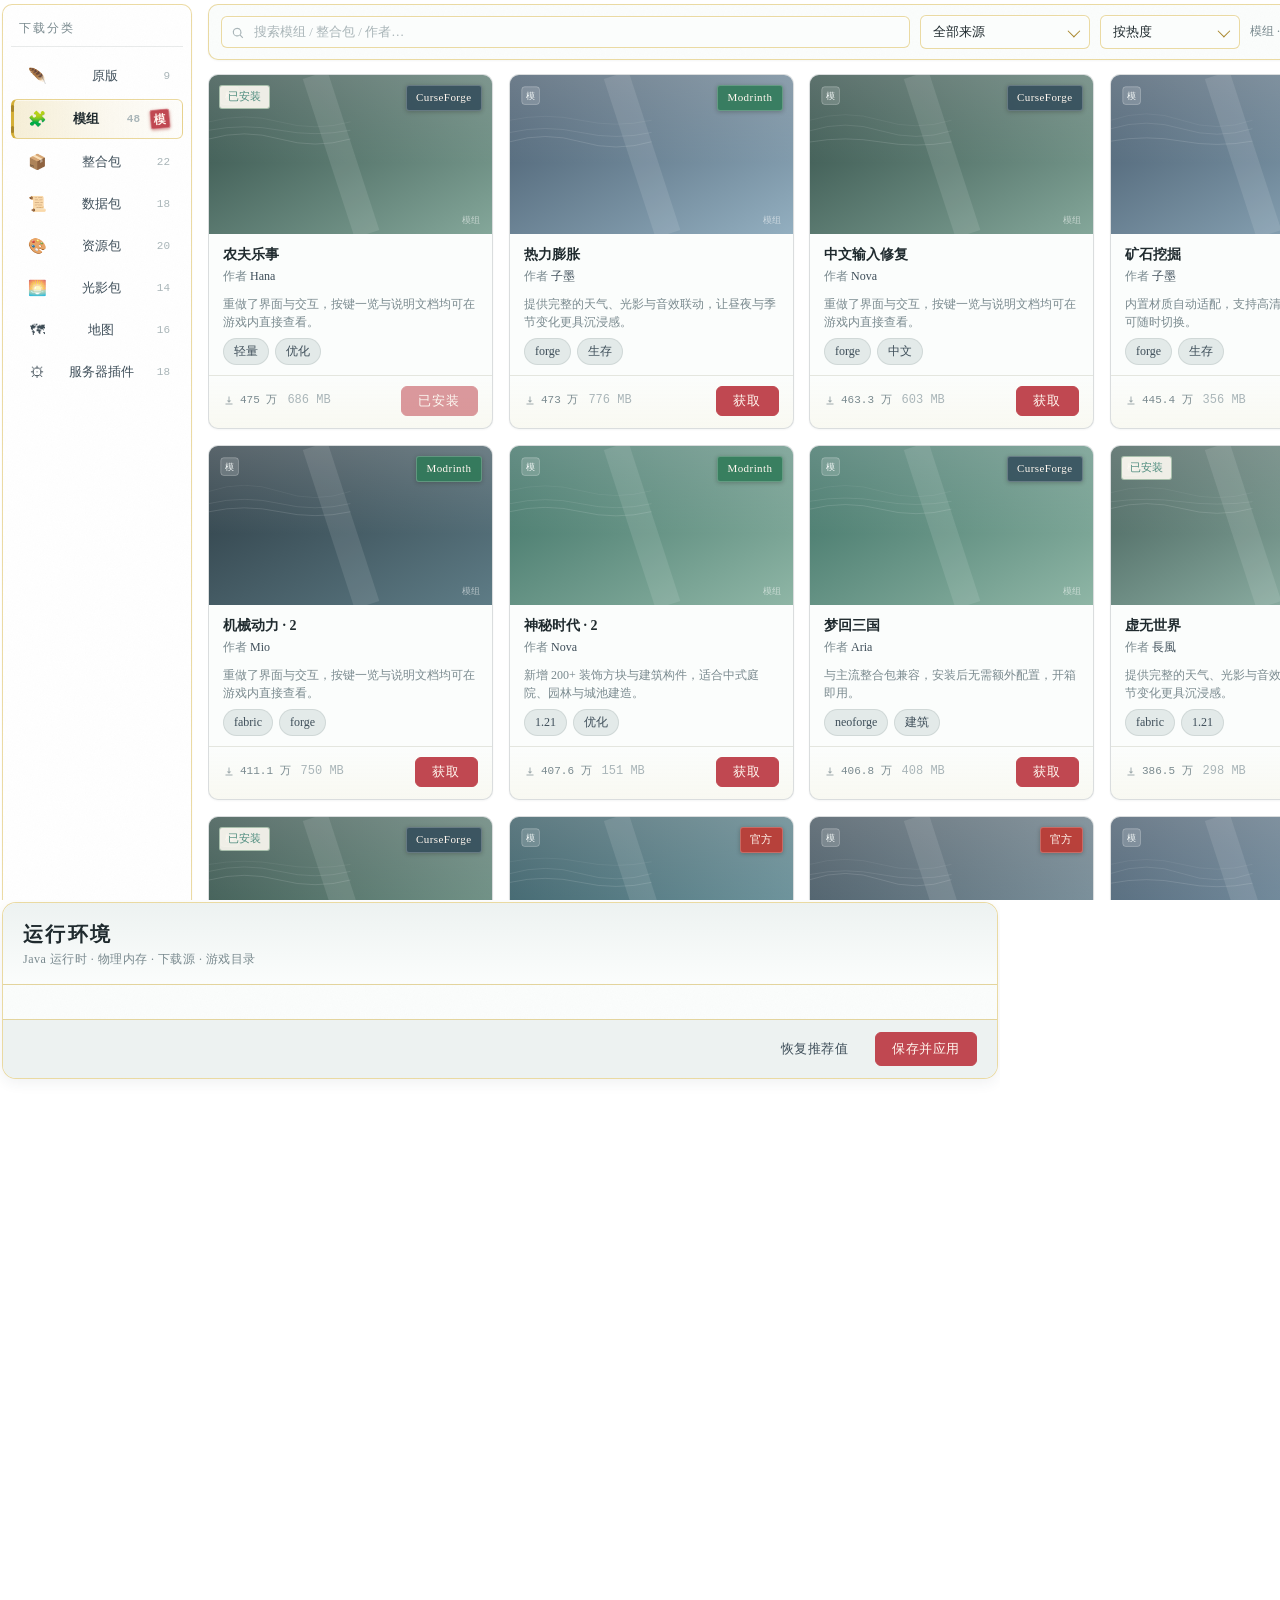
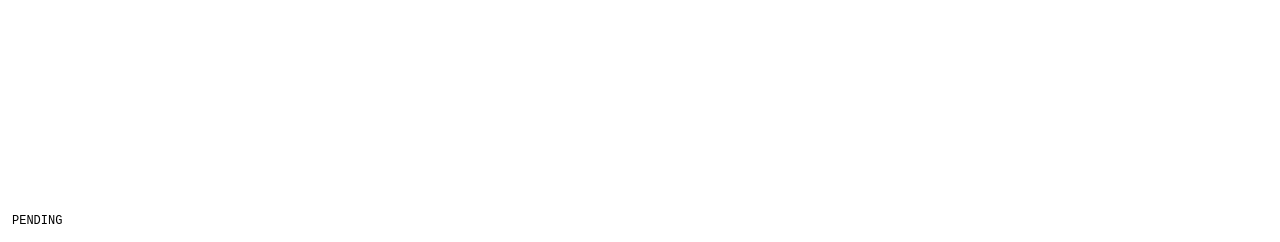
<file: tools/verify-render.html>
<!DOCTYPE html>
<html lang="zh-CN">
<head>
  <meta charset="UTF-8" />
  <title>WMC 面板 · 渲染校验</title>
  <!-- 与真实接入完全一致的四份样式 -->
  <link rel="stylesheet" href="../styles/wmc-tokens.css" />
  <link rel="stylesheet" href="../styles/wmc-primitives.css" />
  <link rel="stylesheet" href="../styles/wmc-download-center.css" />
  <link rel="stylesheet" href="../styles/wmc-runtime-panel.css" />
  <style>
    html, body { margin: 0; padding: 0; }
    #stage { width: 1400px; height: 900px; overflow: hidden; }
    #stage2 { width: 1000px; height: 900px; overflow: hidden; }
    #probe { position: absolute; left: -9999px; top: 0; }
    #out { margin: 0; padding: 12px; font: 12px/1.5 Consolas, monospace; white-space: pre-wrap; }
  </style>
</head>
<body>
<div id="stage"></div>
<div id="stage2"></div>
<div id="probe" class="wmc-scope"></div>
<pre id="out">PENDING</pre>

<script type="module">
/**
 * 渲染校验台（渲染层真机校验，不是单元测试的替代）
 * ---------------------------------------------------------------------------
 * 用 headless Chromium 打开本页，会把「计算样式 / 几何 / 动画」实测结果写进 #out。
 * 依据：需求里所有可以量化的视觉点（列数、金边、宣纸白、宋体、三色状态…）。
 */
import { createBridge } from '../scripts/wmc-bridge.js';
import { mountDownloadCenter } from '../scripts/wmc-download-center.js';
import { mountRuntimePanel } from '../scripts/wmc-runtime-panel.js';

const checks = [];
const errors = [];
const check = (name, pass, detail) => checks.push({ name, pass: !!pass, detail: String(detail ?? '') });

// 捕获面板运行期的任何报错
const origError = console.error;
console.error = (...args) => { errors.push(args.map(String).join(' ')); origError(...args); };
window.addEventListener('error', (e) => errors.push('window.onerror: ' + e.message));

const css = (node, prop) => node ? getComputedStyle(node).getPropertyValue(prop).trim() : '';
const sleep = (ms) => new Promise((r) => setTimeout(r, ms));
async function waitFor(fn, timeout = 8000, step = 100) {
  const deadline = Date.now() + timeout;
  while (Date.now() < deadline) {
    try { if (fn()) return true; } catch { /* ignore */ }
    await sleep(step);
  }
  return false;
}

/** 从真实解析出的 CSSOM 里找一条规则（验证 hover/伪元素这类无法直接测的样式） */
function findStyleRule(selectorText, prop) {
  for (const sheet of document.styleSheets) {
    let rules;
    try { rules = sheet.cssRules; } catch { continue; }
    const found = searchRules(rules, selectorText, prop);
    if (found !== null) return found;
  }
  return null;
}
function searchRules(rules, selectorText, prop) {
  for (const rule of rules) {
    if (rule.cssRules) {
      const nested = searchRules(rule.cssRules, selectorText, prop);
      if (nested !== null) return nested;
    }
    if (rule.selectorText && rule.selectorText.split(',').some((s) => s.trim() === selectorText)) {
      if (!prop) return rule.style.cssText;
      const value = rule.style.getPropertyValue(prop);
      if (value) return value.trim();
    }
  }
  return null;
}

const report = { checks, errors, summary: {} };

try {
  /* ============================================================ 准备 DOM */
  const dcHtml = await fetch('../panels/download-center.html').then((r) => r.text());
  const envHtml = await fetch('../panels/runtime-panel.html').then((r) => r.text());
  document.getElementById('stage').innerHTML = dcHtml;
  document.getElementById('stage2').innerHTML = envHtml;

  const bridge = createBridge({ forceMock: true, onWarn: () => {} });
  report.bridgeMode = bridge.mode;

  /* ============================================================ 下载中心 */
  const dc = await mountDownloadCenter(document.querySelector('[data-wmc-dc]'), { bridge, pageSize: 24 });
  const gotCards = await waitFor(() => document.querySelectorAll('#stage .wmc-mod:not(.wmc-mod--skeleton)').length >= 8);
  check('卡片渲染成功（≥8 张真实卡片）', gotCards,
    `实际 ${document.querySelectorAll('#stage .wmc-mod:not(.wmc-mod--skeleton)').length} 张`);

  const grid = document.querySelector('#stage .wmc-dc__grid');
  const cols = css(grid, 'grid-template-columns').split(/\s+/).filter(Boolean).length;
  check('卡片网格为 3~6 列（非单列长条）', cols >= 3 && cols <= 6, `实际 ${cols} 列 · 1400px 视口`);
  check('网格使用 Grid 布局', css(grid, 'display') === 'grid', css(grid, 'display'));

  const card = document.querySelector('#stage .wmc-mod');
  check('卡片有圆角', parseFloat(css(card, 'border-top-left-radius')) > 0, css(card, 'border-top-left-radius'));
  check('卡片有阴影', css(card, 'box-shadow') !== 'none', css(card, 'box-shadow').slice(0, 42) + '…');
  check('卡片参与内容可见性优化（content-visibility）', css(card, 'content-visibility') === 'auto',
    css(card, 'content-visibility'));

  const title = document.querySelector('#stage .wmc-mod__title');
  check('标题使用宋体字体链', /SimSun|Songti|Noto Serif SC|serif/.test(css(title, 'font-family')),
    css(title, 'font-family').slice(0, 46) + '…');
  check('标题加粗', Number(css(title, 'font-weight')) >= 600, css(title, 'font-weight'));
  check('标题最多两行（line-clamp）', css(title, '-webkit-line-clamp') === '2', css(title, '-webkit-line-clamp'));

  const desc = document.querySelector('#stage .wmc-mod__desc');
  check('简介限制 2 行', css(desc, '-webkit-line-clamp') === '2', css(desc, '-webkit-line-clamp'));
  check('简介溢出省略', css(desc, 'text-overflow') === 'ellipsis' || css(desc, 'overflow') === 'hidden',
    `overflow=${css(desc, 'overflow')}`);

  const author = document.querySelector('#stage .wmc-mod__author');
  check('作者用灰色小字', /1[0-3]px/.test(css(author, 'font-size')) && /rgb\(122, 138, 143\)|rgb\(74, 63, 50\)/.test(css(author, 'color')),
    `${css(author, 'font-size')} / ${css(author, 'color')}`);

  const badge = document.querySelector('#stage .wmc-mod__badge');
  const badgeBg = css(badge, 'background-color');
  const alphaMatch = badgeBg.match(/rgba?\([^)]*?,\s*([\d.]+)\s*\)$/);
  const alpha = alphaMatch ? Number(alphaMatch[1]) : 1;
  check('来源角标为半透明底色', alpha < 1, `${badgeBg}（alpha=${alpha}）`);
  check('来源角标位于右上角',
    css(badge, 'position') === 'absolute' && css(badge, 'top') === '10px' && css(badge, 'right') === '10px',
    `${css(badge, 'position')} top=${css(badge, 'top')} right=${css(badge, 'right')}`);

  const img = document.querySelector('#stage .wmc-mod__img');
  const imgLoaded = await waitFor(() => img && img.naturalWidth > 0);
  const allImgs = Array.from(document.querySelectorAll('#stage .wmc-mod__img'));
  const loadedImgs = allImgs.filter((n) => n.naturalWidth > 0);
  check('封面图已真实加载（首张）', imgLoaded, `naturalWidth=${img?.naturalWidth} src=${String(img?.getAttribute('src')).slice(0, 34)}…`);
  check('绝大多数封面都已加载', allImgs.length > 0 && loadedImgs.length / allImgs.length >= 0.8,
    `${loadedImgs.length}/${allImgs.length} 张已加载`);

  // 骨架 → 渐显是「onload 之后再等一小段时间」，所以这里要等骨架真正让位
  const skeletonGone = await waitFor(
    () => document.querySelectorAll('#stage .wmc-mod__coverSkeleton:not(.is-done)').length === 0, 4000);
  check('封面骨架屏已全部让位（渐显完成）', skeletonGone,
    `残留骨架 ${document.querySelectorAll('#stage .wmc-mod__coverSkeleton:not(.is-done)').length} 个`);
  // opacity 有 320ms 过渡；--dump-dom 模式不推进合成动画，所以这里校验「机制」而不是运行中的数值：
  //   a) 元素确实挂上了 is-loaded（说明 cover 的 load 事件按预期触发）
  //   b) 对应的 CSS 规则确实是 opacity: 1
  // 数值本身放在 detail 里给出（截图模式下会看到它就是 1）。
  const loadedClass = img?.classList.contains('is-loaded');
  const loadedRuleOpacity = findStyleRule('.wmc-mod__img.is-loaded', 'opacity');
  check('封面渐显机制：is-loaded + opacity:1 规则',
    !!loadedClass && loadedRuleOpacity === '1',
    `class.is-loaded=${loadedClass} · 规则 opacity=${loadedRuleOpacity} · 实测 opacity=${css(img, 'opacity')}（dump-dom 不推进动画）`);
  check('封面保持 16:9 比例', /aspect-ratio|16 \/ 9/.test(css(document.querySelector('#stage .wmc-mod__cover'), 'aspect-ratio')
    || css(document.querySelector('#stage .wmc-mod__cover'), 'aspect-ratio') !== 'auto'),
    css(document.querySelector('#stage .wmc-mod__cover'), 'aspect-ratio'));

  const getBtn = document.querySelector('#stage .wmc-mod__get');
  check('「获取」按钮为朱砂红 #C04851', css(getBtn, 'background-color') === 'rgb(192, 72, 81)', css(getBtn, 'background-color'));
  check('「获取」按钮文字为浅色',
    /rgb\(255, 247, 239\)/.test(css(getBtn, 'color')), css(getBtn, 'color'));

  const dl = document.querySelector('#stage .wmc-mod__dl');
  check('底部栏显示下载量', /\d/.test(dl?.textContent || ''), dl?.textContent?.trim());

  // 悬停效果来自 CSSOM（无法在无头里真实悬停）
  const hoverTransform = findStyleRule('.wmc-mod:hover', 'transform');
  const hoverShadow = findStyleRule('.wmc-mod:hover', 'box-shadow');
  check('悬停上浮 translateY(-3px)', /translateY\(-3px\)/.test(hoverTransform || ''), hoverTransform || '未找到');
  check('悬停阴影加深（含 sh-lift 变量）', /--wmc-sh-lift/.test(hoverShadow || '') || /rgba\(31, 27, 22, 0.1[5-9]\)/.test(hoverShadow || ''),
    (hoverShadow || '未找到').slice(0, 60));
  check('悬停金边发光', /gold-glow|212, 175, 55/.test(hoverShadow || ''), (hoverShadow || '').slice(0, 60));

  /* ---- 分类：金边卷轴 + 朱砂印章 ---- */
  const activeCat = document.querySelector('#stage .wmc-dc__cat--active');
  check('存在选中的分类项', !!activeCat, activeCat?.textContent?.trim());
  check('选中分类为金色左边框（卷轴）',
    css(activeCat, 'border-left-color') === 'rgb(212, 175, 55)', css(activeCat, 'border-left-color'));
  const seal = activeCat?.querySelector('.wmc-dc__seal');
  check('选中分类显示朱砂印章',
    seal && css(seal, 'display') !== 'none' && css(seal, 'background-color') === 'rgb(192, 72, 81)',
    seal ? `${css(seal, 'display')} / ${css(seal, 'background-color')}` : '未找到印章');
  const catCount = document.querySelectorAll('#stage .wmc-dc__cat').length;
  check('8 个下载分类齐全', catCount === 8, `实际 ${catCount} 个`);

  /* ---- 自定义下拉 ---- */
  const trigger = document.querySelector('#stage .wmc-select__trigger');
  check('存在自定义下拉触发器', !!trigger && trigger.tagName === 'BUTTON', trigger?.tagName);
  check('触发器为金色细边（#D4AF37 系）',
    /212, 175, 55/.test(css(trigger, 'border-top-color')), css(trigger, 'border-top-color'));
  check('触发器是宣纸白底（#F9F4E8）', css(trigger, 'background-color') === 'rgb(251, 253, 252)', css(trigger, 'background-color'));
  check('下拉不是原生 select', document.querySelectorAll('select').length === 0 && document.querySelectorAll('#stage select').length === 0,
    `文档内 select 数量=${document.querySelectorAll('select').length}`);

  dc.debug.sourceSelect.openPanel();
  await sleep(260);
  const panelEl = document.querySelector('.wmc-select__panel.is-open');
  check('下拉浮层已展开', !!panelEl, panelEl ? 'is-open' : '未展开');
  if (panelEl) {
    check('浮层为宣纸白（#F9F4E8）', css(panelEl, 'background-color') === 'rgb(251, 253, 252)', css(panelEl, 'background-color'));
    check('浮层有金色细边', /212, 175, 55/.test(css(panelEl, 'border-top-color')), css(panelEl, 'border-top-color'));
    check('浮层有展开过渡（transition）', /opacity/.test(css(panelEl, 'transition-property')), css(panelEl, 'transition-property'));
    check('浮层挂到 body 且为 fixed（不被父级裁切）',
      panelEl.parentElement === document.body && css(panelEl, 'position') === 'fixed',
      `parent=${panelEl.parentElement?.tagName} position=${css(panelEl, 'position')}`);
    check('浮层已脱离滚动容器裁切（z-index 有效）', Number(css(panelEl, 'z-index')) >= 50, css(panelEl, 'z-index'));
    check('选项数量与来源一致（含“全部来源”）',
      panelEl.querySelectorAll('.wmc-select__opt').length >= 4,
      `${panelEl.querySelectorAll('.wmc-select__opt').length} 项`);
    check('浮层已获得设计令牌（wmc-scope）', panelEl.classList.contains('wmc-scope'), panelEl.className);
  }
  dc.debug.sourceSelect.close();

  /* ---- 骨架屏动画 ---- */
  const skel = document.createElement('div');
  skel.className = 'wmc-skeleton';
  document.getElementById('probe').appendChild(skel);
  const skelAnim = getComputedStyle(skel, '::after').animationName;
  check('骨架屏有微光动画 wmc-shimmer', skelAnim === 'wmc-shimmer', skelAnim);
  const skelBg = css(skel, 'background-image');
  check('骨架屏有底色渐变', /gradient/.test(skelBg), skelBg.slice(0, 44) + '…');

  /* ---- 层叠隔离（@layer 是否真的生效） ---- */
  let layerFound = false;
  for (const sheet of document.styleSheets) {
    try {
      for (const rule of sheet.cssRules) {
        if (rule.constructor.name === 'CSSLayerBlockRule' || /@layer/.test(rule.cssText || '')) layerFound = true;
      }
    } catch { /* 跨域样式表忽略 */ }
  }
  check('样式确实声明在 @layer 中（模块化隔离生效）', layerFound, layerFound ? '找到 layer 块' : '未找到 @layer');

  /* ============================================================ 运行环境 */
  const env = await mountRuntimePanel(document.querySelector('[data-wmc-env]'), { bridge });
  const envReady = await waitFor(() => document.querySelectorAll('#stage2 .wmc-env__row').length >= 4);
  check('运行环境渲染出 ≥4 行', envReady,
    `实际 ${document.querySelectorAll('#stage2 .wmc-env__row').length} 行`);

  const labels = Array.from(document.querySelectorAll('#stage2 .wmc-env__label')).map((n) => n.textContent.trim());
  for (const want of ['Java 运行时', '物理内存', '下载源', '游戏目录']) {
    check(`包含「${want}」一行`, labels.includes(want), labels.join(' / '));
  }

  const labelNode = document.querySelector('#stage2 .wmc-env__label');
  const valueNode = document.querySelector('#stage2 .wmc-env__value');
  check('标签为灰色宋体', css(labelNode, 'color') === 'rgb(122, 138, 143)', css(labelNode, 'color'));
  check('值为深色宋体', /rgb\(31, 42, 46\)|rgb\(63, 122, 85\)|rgb\(168, 134, 42\)/.test(css(valueNode, 'color')),
    css(valueNode, 'color'));
  check('行的左右分栏（grid-template-columns）', css(document.querySelector('#stage2 .wmc-env__row'), 'grid-template-columns').split(/\s+/).length >= 2,
    css(document.querySelector('#stage2 .wmc-env__row'), 'grid-template-columns'));

  // 三色状态：用探针元素验证 CSS 规则真实生效
  const probe = document.getElementById('probe');
  const mk = (cls) => { const n = document.createElement('span'); n.className = cls; probe.appendChild(n); return n; };
  const okNode = mk('wmc-env__value is-ok');
  const warnNode = mk('wmc-env__value is-warn');
  const goldNode = mk('wmc-env__value is-gold');
  check('正常态为青竹绿 #3F7A55', css(okNode, 'color') === 'rgb(78, 140, 126)', css(okNode, 'color'));
  check('警告态为朱砂红 #C04851', css(warnNode, 'color') === 'rgb(192, 72, 81)', css(warnNode, 'color'));
  check('提示态为金色 #A8862A', css(goldNode, 'color') === 'rgb(168, 134, 42)', css(goldNode, 'color'));

  const panelCard = document.querySelector('#stage2 .wmc-env__panel');
  check('面板卡片有纸张纹理', /data:image\/svg|url\(/.test(css(panelCard, 'background-image')),
    css(panelCard, 'background-image').slice(0, 42) + '…');
  check('面板卡片有圆角与金边', parseFloat(css(panelCard, 'border-top-left-radius')) >= 8
    && /212, 175, 55/.test(css(panelCard, 'border-top-color')),
    `${css(panelCard, 'border-top-left-radius')} / ${css(panelCard, 'border-top-color')}`);

  const steppers = document.querySelectorAll('#stage2 .wmc-env__stepBtn');
  check('内存使用自绘步进器（非原生 range）',
    steppers.length === 2 && document.querySelectorAll('#stage2 input[type=range]').length === 0,
    `步进按钮 ${steppers.length} 个 / range 输入 ${document.querySelectorAll('#stage2 input[type=range]').length} 个`);
  const meterFill = document.querySelector('#stage2 .wmc-meter__fill');
  check('内存条有宽度（已分配比例）', parseFloat(css(meterFill, 'width')) > 0, css(meterFill, 'width'));

  const envSelects = document.querySelectorAll('#stage2 .wmc-select__trigger');
  check('运行环境内的下载源也是自定义下拉', envSelects.length >= 1,
    `${envSelects.length} 个自定义下拉 / 原生 select ${document.querySelectorAll('#stage2 select').length} 个`);

  const summaryText = document.querySelector('[data-wmc-env-summary]').textContent.trim();
  check('顶部有状态汇总', summaryText.length > 0, summaryText);
  const metaText = document.querySelector('[data-wmc-env-meta]').textContent.trim();
  check('底部显示数据来源与保存态', /IPC|模拟数据/.test(metaText), metaText);

  /* ---- 分页/触底 ---- */
  const st = dc.getState();
  check('分页状态可用（page/total/hasMore）', typeof st.page === 'number' && st.total > 0,
    `page=${st.page} total=${st.total} rendered=${st.rendered} hasMore=${st.hasMore}`);

  env.destroy();
  dc.destroy();
} catch (error) {
  errors.push('校验台异常: ' + (error?.stack || error));
  check('校验流程完整执行', false, String(error?.message || error));
}

/* ============================================================ 输出 */
const passed = checks.filter((c) => c.pass).length;
const failed = checks.filter((c) => !c.pass);
report.summary = { total: checks.length, passed, failed: failed.length };
document.getElementById('out').textContent =
  'WMC_RENDER_REPORT_BEGIN\n' + JSON.stringify(report, null, 1) + '\nWMC_RENDER_REPORT_END';
document.title = failed.length === 0 ? 'RENDER_OK' : `RENDER_FAIL(${failed.length})`;
</script>
</body>
</html>
</file>
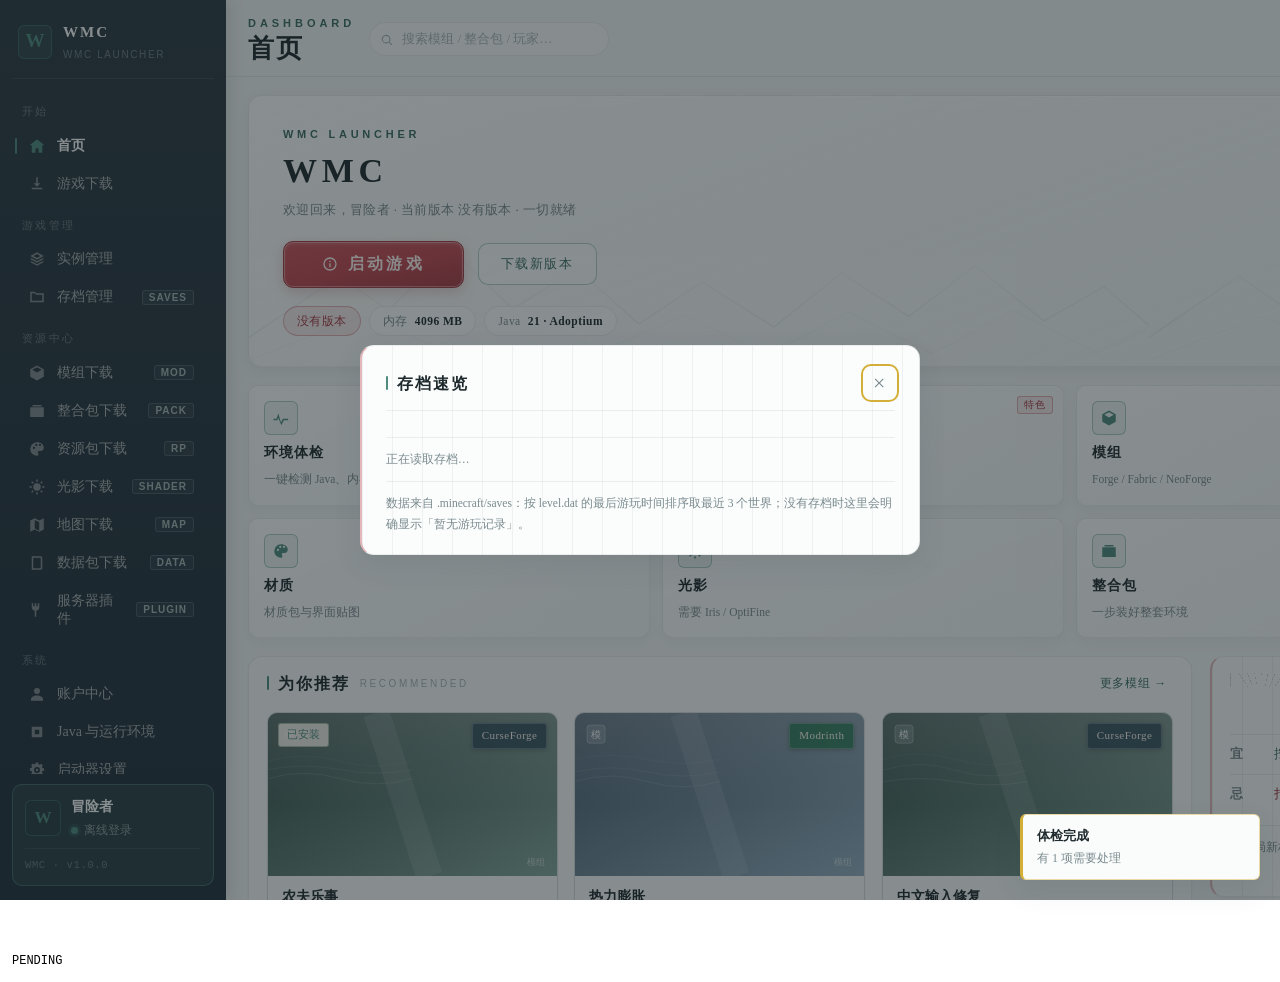
<file: tools/verify-shell.html>
<!DOCTYPE html>
<html lang="zh-CN">
<head>
  <meta charset="UTF-8" />
  <title>WMC 首页 · 渲染校验（水墨青绿）</title>
  <link rel="stylesheet" href="../styles/wmc-tokens.css" />
  <link rel="stylesheet" href="../styles/wmc-primitives.css" />
  <link rel="stylesheet" href="../styles/wmc-shell.css" />
  <link rel="stylesheet" href="../styles/wmc-home.css" />
  <link rel="stylesheet" href="../styles/wmc-download-center.css" />
  <style>
    html, body { margin: 0; padding: 0; }
    #out { margin: 0; padding: 12px; font: 12px/1.5 Consolas, monospace; white-space: pre-wrap; }
    #stage { width: 1500px; height: 940px; overflow: hidden; position: relative; }
    #probe { position: absolute; left: -9999px; top: 0; }
  </style>
</head>
<body>
<div id="stage"></div>
<div id="probe" class="wmc-scope"></div>
<pre id="out">PENDING</pre>

<script type="module">
/**
 * WMC 首页渲染校验台（大白板 + 六宫格 + 四列卡片 这一版）
 * ---------------------------------------------------------------------------
 * 核对：
 *   · 顶部栏一行：两行页目标题 + 搜索 + 齿轮 + 窗口三键（没有独立状态栏）
 *   · 主面板：白底微透光 + 水墨远山 + 墨黑「WMC」+ 朱砂印章按钮
 *   · 状态栏：没有版本时显示「没有版本」（且全页无写死版本号）
 *   · 六宫格：磨砂微光 6 格，含环境体检 / 存档速览
 *   · 底部：左「为你推荐」多列卡片 / 右「水墨黄历」
 *   · 品牌底线：界面上只有 WMC 与「冒险者」
 */
import { createBridge } from '../scripts/wmc-bridge.js';
import { hydrateIcons } from '../scripts/wmc-dom.js';
import { createShell } from '../scripts/wmc-shell.js';
import { mountHome } from '../scripts/wmc-home.js';

const checks = [];
const errors = [];
const check = (name, pass, detail) => checks.push({ name, pass: !!pass, detail: String(detail ?? '') });

const origError = console.error;
console.error = (...args) => { errors.push(args.map(String).join(' ')); origError(...args); };
window.addEventListener('error', (e) => errors.push('window.onerror: ' + e.message));

const css = (node, prop) => (node ? getComputedStyle(node).getPropertyValue(prop).trim() : '');
const text = (node) => node?.textContent?.trim() || '';
const sleep = (ms) => new Promise((r) => setTimeout(r, ms));
async function waitFor(fn, timeout = 8000, step = 80) {
  const deadline = Date.now() + timeout;
  while (Date.now() < deadline) {
    try { if (fn()) return true; } catch { /* ignore */ }
    await sleep(step);
  }
  return false;
}
function findStyleRule(selectorText, prop) {
  const walk = (rules) => {
    for (const rule of rules) {
      if (rule.cssRules) {
        const nested = walk(rule.cssRules);
        if (nested !== null) return nested;
      }
      if (rule.selectorText && rule.selectorText.split(',').some((s) => s.trim() === selectorText)) {
        if (!prop) return rule.style.cssText;
        const value = rule.style.getPropertyValue(prop);
        if (value) return value.trim();
      }
    }
    return null;
  };
  for (const sheet of document.styleSheets) {
    let rules;
    try { rules = sheet.cssRules; } catch { continue; }
    const found = walk(rules);
    if (found !== null) return found;
  }
  return null;
}

const report = { checks, errors, summary: {} };

try {
  const appHtml = await fetch('../app.html').then((r) => r.text());
  const doc = new DOMParser().parseFromString(appHtml, 'text/html');
  const appRoot = doc.querySelector('[data-wmc-app]');
  const homeTemplate = doc.querySelector('[data-wmc-template="home"]');
  if (!appRoot || !homeTemplate) throw new Error('app.html 里缺少外壳或首页模板');

  const stage = document.getElementById('stage');
  stage.append(document.importNode(appRoot, true));
  const holder = document.createElement('div');
  holder.append(document.importNode(homeTemplate, true));
  document.body.append(holder);

  const root = stage.querySelector('[data-wmc-app]');
  check('图标注入成功（搜索 / 齿轮 / 窗口按钮）',
    hydrateIcons(root) >= 5, `${root.querySelectorAll('[data-wmc-icon] svg').length} 个 svg`);

  const bridge = createBridge({ forceMock: true, onWarn: () => {} });
  report.bridgeMode = bridge.mode;

  const shell = createShell(root, { bridge });
  shell.addPage('home', (host, api) => {
    host.replaceChildren(document.querySelector('[data-wmc-template="home"]').content.cloneNode(true));
    return mountHome(host, { bridge, shell: api });
  });
  await shell.navigate('home');

  const homeReady = await waitFor(() => (
    document.querySelectorAll('#stage .wmc-quick').length === 6
    && document.querySelectorAll('#stage .wmc-home__recGrid .wmc-mod').length >= 4
    && /幸运值/.test(text(document.querySelector('#stage [data-wmc-almanac-date]')))
  ), 15000);
  check('首页异步数据就绪（六宫格 6 / 推荐 ≥4 / 黄历已生成）', homeReady,
    `六宫格 ${document.querySelectorAll('#stage .wmc-quick').length} · 推荐 ${document.querySelectorAll('#stage .wmc-home__recGrid .wmc-mod').length} · 黄历「${text(document.querySelector('#stage [data-wmc-almanac-date]'))}」`);

  /* ==================================================== 侧边栏：四组 14 项 + 滚动条 */
  const navScroll = document.querySelector('#stage .wmc-nav__scroll');
  const navEl = document.querySelector('#stage .wmc-app__nav');
  const navItems = Array.from(document.querySelectorAll('#stage .wmc-nav__item'));
  const groupTitles = Array.from(document.querySelectorAll('#stage .wmc-nav__group')).map((n) => text(n));

  check('菜单分组为「开始 / 游戏管理 / 资源中心 / 系统」四组',
    groupTitles.join('/') === '开始/游戏管理/资源中心/系统', groupTitles.join(' / '));
  check('菜单共 14 项', navItems.length === 14, `${navItems.length} 项`);
  const navNames = navItems.map((n) => text(n.querySelector('.wmc-nav__label')));
  check('14 项菜单名齐全（资源中心一组一个不少）',
    ['首页', '游戏下载', '实例管理', '存档管理', '模组下载', '整合包下载', '资源包下载',
      '光影下载', '地图下载', '数据包下载', '服务器插件', '账户中心', 'Java 与运行环境', '启动器设置']
      .every((n) => navNames.includes(n)),
    navNames.join(' / '));
  const navBadges = Array.from(document.querySelectorAll('#stage .wmc-nav__badge')).map((n) => text(n));
  check('英文角标齐全（MOD / PACK / RP / SHADER / MAP / DATA / PLUGIN / SAVES）',
    ['MOD', 'PACK', 'RP', 'SHADER', 'MAP', 'DATA', 'PLUGIN', 'SAVES'].every((b) => navBadges.includes(b)),
    navBadges.join(' / '));
  check('每个菜单项都有图标', navItems.every((n) => !!n.querySelector('.wmc-nav__icon svg')),
    `${document.querySelectorAll('#stage .wmc-nav__item .wmc-nav__icon svg').length} 个图标`);

  const activeNav = document.querySelector('#stage .wmc-nav__item--active');
  check('首页保持选中 + 白字加粗',
    text(activeNav?.querySelector('.wmc-nav__label')) === '首页'
      && /rgb\(255, 255, 255\)/.test(css(activeNav, 'color'))
      && Number(css(activeNav, 'font-weight')) >= 600,
    `${text(activeNav?.querySelector('.wmc-nav__label'))} · ${css(activeNav, 'color')} · ${css(activeNav, 'font-weight')}`);
  check('悬浮高亮动效仍在（背景 + 过渡）',
    /--wmc-nav-hover/.test(findStyleRule('.wmc-nav__item:hover', 'background') || '')
      && /color/.test(css(navItems[0], 'transition-property')),
    findStyleRule('.wmc-nav__item:hover', 'background'));

  check('侧边栏由独立滚动容器负责滚动（导航自身不滚）',
    css(navEl, 'overflow-y') === 'hidden' && !!navScroll,
    `nav overflow-y=${css(navEl, 'overflow-y')}`);
  check('滚动容器为自动纵向滚动 + 平滑滚动',
    css(navScroll, 'overflow-y') === 'auto' && css(navScroll, 'scroll-behavior') === 'smooth',
    `overflow-y=${css(navScroll, 'overflow-y')} · scroll-behavior=${css(navScroll, 'scroll-behavior')}`);
  check('滚动条：6px 极细 + 青玉色滑块 + 无箭头按钮（不是 Windows 默认粗条）',
    /6px/.test(findStyleRule('.wmc-nav__scroll::-webkit-scrollbar', 'width') || '')
      && /rgba\(122, 178, 164/.test(findStyleRule('.wmc-nav__scroll::-webkit-scrollbar-thumb', 'background') || '')
      && (
        /^0(px)?$/.test(findStyleRule('.wmc-nav__scroll::-webkit-scrollbar-button', 'width') || 'x')
        || /none/.test(findStyleRule('.wmc-nav__scroll::-webkit-scrollbar-button', 'display') || '')
      ),
    `width=${findStyleRule('.wmc-nav__scroll::-webkit-scrollbar', 'width')}`
      + ` · thumb=${findStyleRule('.wmc-nav__scroll::-webkit-scrollbar-thumb', 'background')}`
      + ` · 箭头按钮 width=${findStyleRule('.wmc-nav__scroll::-webkit-scrollbar-button', 'width')}`
      + ` display=${findStyleRule('.wmc-nav__scroll::-webkit-scrollbar-button', 'display')}`);
  check('滚动条轨道透明（不出现灰色轨道）',
    /transparent/.test(findStyleRule('.wmc-nav__scroll::-webkit-scrollbar-track', 'background') || ''),
    findStyleRule('.wmc-nav__scroll::-webkit-scrollbar-track', 'background'));

  // 把外壳压矮，模拟「窗口不够高」：菜单应能内部滚动，且品牌/账号卡不被挤走
  root.style.height = '520px';
  await sleep(120);
  const canScroll = navScroll.scrollHeight > navScroll.clientHeight;
  // 注意：CSS 里是 scroll-behavior: smooth，直接赋 scrollTop 会走动画（无头环境不推进动画帧），
  // 所以这里显式用 instant 验证「滚动本身可用」，平滑滚动由上面的 CSS 断言负责。
  navScroll.scrollTo({ top: 120, behavior: 'instant' });
  const scrolled = await waitFor(() => navScroll.scrollTop > 0, 1500);
  const navRect = navEl.getBoundingClientRect();
  const brandRect = document.querySelector('#stage .wmc-nav__brand').getBoundingClientRect();
  const userRect = document.querySelector('#stage .wmc-nav__user').getBoundingClientRect();
  check('窗口变矮时菜单可内部滚动', canScroll && scrolled,
    `scrollHeight=${navScroll.scrollHeight} clientHeight=${navScroll.clientHeight} scrollTop=${navScroll.scrollTop}`);
  check('滚动时品牌固定在顶、账号卡固定在底（不被挤走）',
    brandRect.top >= navRect.top - 1 && userRect.bottom <= navRect.bottom + 1
      && userRect.height > 60,
    `brandTop=${Math.round(brandRect.top - navRect.top)} · 账号卡高 ${Math.round(userRect.height)} · 距底 ${Math.round(navRect.bottom - userRect.bottom)}`);
  navScroll.scrollTop = 0;
  root.style.height = '';

  /* ==================================================== 品牌底线 */
  check('Logo 印章为「W」', text(document.querySelector('#stage .wmc-nav__seal')) === 'W',
    text(document.querySelector('#stage .wmc-nav__seal')));
  check('品牌名与副标都是 WMC',
    /WMC/.test(text(document.querySelector('#stage .wmc-nav__brandName')))
      && /WMC/.test(text(document.querySelector('#stage .wmc-nav__brandPinyin'))),
    `${text(document.querySelector('#stage .wmc-nav__brandName'))} / ${text(document.querySelector('#stage .wmc-nav__brandPinyin'))}`);
  check('大标题是 WMC（不是旧中文名）', text(document.querySelector('#stage .wmc-hero__title')) === 'WMC',
    text(document.querySelector('#stage .wmc-hero__title')));
  check('账号卡保留 + 名字为「冒险者」',
    /冒险者/.test(text(document.querySelector('#stage [data-wmc-user-name]')))
      && /离线登录/.test(text(document.querySelector('#stage [data-wmc-user-state]'))),
    `${text(document.querySelector('#stage [data-wmc-user-name]'))} · ${text(document.querySelector('#stage [data-wmc-user-state]'))}`);
  check('页面上没有旧品牌字样',
    // 只扫应用根节点的可见文本；document.body.textContent 会把校验台自己的脚本源码算进来
    !/LPCL/i.test(root.textContent) && !/创想/.test(root.textContent),
    root.textContent.replace(/\s+/g, ' ').slice(0, 60));

  /* ==================================================== 顶部栏（一行装下） */
  const bar = document.querySelector('#stage .wmc-topbar');
  check('顶部栏是单行（标题 + 搜索 + 齿轮 + 窗口键）',
    !!bar?.querySelector('[data-wmc-title-cn]') && !!bar?.querySelector('[data-wmc-search]')
      && !!bar?.querySelector('[data-wmc-gear]') && bar.querySelectorAll('[data-wmc-win]').length === 3,
    `窗口键 ${bar?.querySelectorAll('[data-wmc-win]').length} 个`);
  check('独立状态栏已撤回', !document.querySelector('#stage .wmc-statusbar'), '无 .wmc-statusbar');
  check('页目标题两行（青玉英文 + 墨黑宋体）',
    /rgb\(58, 110, 98\)/.test(css(bar?.querySelector('[data-wmc-title-en]'), 'color'))
      && parseFloat(css(bar?.querySelector('[data-wmc-title-cn]'), 'font-size')) >= 20,
    `${text(bar?.querySelector('[data-wmc-title-en]'))} / ${text(bar?.querySelector('[data-wmc-title-cn]'))}`);

  /* ==================================================== 主面板（大白板） */
  const hero = document.querySelector('#stage .wmc-hero');
  check('主面板：白底微透光 + 水墨远山',
    /rgba\(255, 255, 255, 0\.94\)/.test(css(hero, 'background-image'))
      && /blur/.test(css(hero, 'backdrop-filter'))
      && /data:image\/svg/.test(css(document.querySelector('#stage .wmc-hero__deco'), 'background-image')),
    `${css(hero, 'backdrop-filter')} · 远山 ${css(document.querySelector('#stage .wmc-hero__deco'), 'background-image').slice(0, 22)}`);
  check('大标题：墨黑粗宋体',
    Number(css(document.querySelector('#stage .wmc-hero__title'), 'font-weight')) >= 700
      && /31, 42, 46/.test(css(document.querySelector('#stage .wmc-hero__title'), 'color')),
    `${css(document.querySelector('#stage .wmc-hero__title'), 'font-size')} · ${css(document.querySelector('#stage .wmc-hero__title'), 'color')}`);
  check('右侧方印也是「W」', text(document.querySelector('#stage .wmc-hero__stamp')) === 'W',
    text(document.querySelector('#stage .wmc-hero__stamp')));

  const sealBtn = document.querySelector('#stage [data-wmc-launch]');
  check('启动按钮：朱砂印章质感',
    /rgb\(192, 72, 81\)/.test(css(sealBtn, 'background-image')) && /inset/.test(css(sealBtn, 'box-shadow')),
    css(sealBtn, 'background-image').slice(0, 50));
  check('次按钮「下载新版本」在位',
    /下载新版本/.test(text(document.querySelector('#stage [data-wmc-hero-secondary]'))),
    text(document.querySelector('#stage [data-wmc-hero-secondary]')));

  /* ==================================================== 逻辑底线：没有版本 */
  const chips = Array.from(document.querySelectorAll('#stage .wmc-hero__chip'));
  const chipText = chips.map((n) => text(n)).join(' | ');
  check('【逻辑底线】状态栏显示「没有版本」',
    chips.some((n) => text(n) === '没有版本' && n.classList.contains('wmc-hero__chip--warn')),
    chipText);
  check('状态栏另有内存 / Java 两项', chips.length === 3 && /内存/.test(chipText) && /Java/.test(chipText),
    chipText);
  check('【逻辑底线】整页正文不出现写死的版本号',
    !/\b\d+\.\d+(\.\d+)?\b/.test(text(document.querySelector('#stage .wmc-hero'))
      .replace(/Java\s?[\d.]*/g, '')
      .replace(/\d+\s*MB/g, '')),
    text(document.querySelector('#stage .wmc-hero__status')));

  /* ==================================================== 六宫格 */
  const quicks = Array.from(document.querySelectorAll('#stage .wmc-quick'));
  check('六宫格：6 张卡片', quicks.length === 6, `${quicks.length} 张`);
  const cols = css(document.querySelector('#stage .wmc-quicks'), 'grid-template-columns').split(/\s+/).filter(Boolean).length;
  check('六宫格：6 列排布', cols === 6, `${cols} 列`);
  check('快捷卡片：磨砂微光（backdrop blur）',
    /blur/.test(css(quicks[0], 'backdrop-filter')), css(quicks[0], 'backdrop-filter'));
  check('快捷卡片：青玉图标 + 名称 + 说明',
    !!quicks[0]?.querySelector('.wmc-quick__icon svg')
      && !!quicks[0]?.querySelector('.wmc-quick__name')
      && !!quicks[0]?.querySelector('.wmc-quick__desc'),
    text(quicks[0]?.querySelector('.wmc-quick__name')));
  const names = quicks.map((q) => text(q.querySelector('.wmc-quick__name')));
  check('六宫格含「环境体检 / 存档速览」两个特色功能',
    names.includes('环境体检') && names.includes('存档速览'), names.join(' / '));
  check('特色入口带「特色」小签',
    document.querySelectorAll('#stage .wmc-quick__tag').length === 2,
    `${document.querySelectorAll('#stage .wmc-quick__tag').length} 个`);
  check('快捷卡片：悬浮上浮 + 过渡',
    /translateY\(-3px\)/.test(findStyleRule('.wmc-quick:hover', 'transform') || '')
      && /transform/.test(css(quicks[0], 'transition-property')),
    findStyleRule('.wmc-quick:hover', 'transform'));

  /* ==================================================== 底部：推荐 + 黄历 */
  const bottomCols = css(document.querySelector('#stage .wmc-home__bottom'), 'grid-template-columns').split(/\s+/).filter(Boolean);
  check('底部两列（左推荐 / 右黄历）',
    bottomCols.length === 2 && Math.abs(parseFloat(bottomCols[1]) - 300) < 1,
    bottomCols.join(' / '));

  const recCards = Array.from(document.querySelectorAll('#stage .wmc-home__recGrid .wmc-mod'));
  const recImgs = Array.from(document.querySelectorAll('#stage .wmc-home__recGrid .wmc-mod__img'));
  const loaded = recImgs.filter((n) => n.naturalWidth > 0).length;
  check('为你推荐：多列卡片 + 封面已加载', recCards.length >= 4 && loaded / Math.max(recImgs.length, 1) >= 0.75,
    `${recCards.length} 张 · 封面 ${loaded}/${recImgs.length}`);
  check('推荐卡片：悬浮上浮',
    /translateY\(-3px\)/.test(findStyleRule('.wmc-mod:hover', 'transform') || ''),
    findStyleRule('.wmc-mod:hover', 'transform'));

  const almanac = document.querySelector('#stage .wmc-almanac');
  check('黄历：信笺竖格 + 左朱砂细边',
    /repeating-linear-gradient/.test(css(almanac, 'background-image'))
      && /192, 72, 81/.test(css(almanac, 'border-left-color')),
    css(almanac, 'background-image').slice(0, 32));
  check('黄历：折扇纯 CSS + 朱砂小印',
    /repeating-conic-gradient/.test(css(document.querySelector('#stage .wmc-almanac__fanRibs'), 'background-image'))
      && text(document.querySelector('#stage .wmc-almanac__seal')) === '历',
    text(document.querySelector('#stage .wmc-almanac__seal')));
  const almRows = Array.from(document.querySelectorAll('#stage .wmc-almanac__row'));
  check('黄历：今日宜「挖矿建房子」/ 忌「打末影龙」',
    /挖矿建房子/.test(text(almRows[0]?.querySelector('.wmc-almanac__val')))
      && /打末影龙/.test(text(almRows[1]?.querySelector('.wmc-almanac__val'))),
    `${text(almRows[0]?.querySelector('.wmc-almanac__val'))} | ${text(almRows[1]?.querySelector('.wmc-almanac__val'))}`);

  /* ==================================================== 交互：特色浮层 */
  quicks[0].click();
  const healthOpen = await waitFor(() => document.querySelectorAll('.wmc-health__row').length === 3, 3000);
  check('点「环境体检」→ 信笺体检报告（3 项）', healthOpen,
    Array.from(document.querySelectorAll('.wmc-health__key')).map((n) => text(n)).join(' / '));
  check('体检：状态点为青玉色（令牌生效）',
    /rgb\(78, 140, 126\)/.test(css(document.querySelector('.wmc-health__dot'), 'background-color')),
    css(document.querySelector('.wmc-health__dot'), 'background-color'));
  document.dispatchEvent(new KeyboardEvent('keydown', { key: 'Escape', bubbles: true }));
  check('浮层：按 Esc 可关闭', await waitFor(() => !document.querySelector('.wmc-sheet'), 2000), '已关闭');

  quicks[1].click();
  const worldsOpen = await waitFor(() => document.querySelectorAll('.wmc-world').length === 3, 4000);
  check('点「存档速览」→ 信笺浮层列出最近 3 个世界', worldsOpen,
    Array.from(document.querySelectorAll('.wmc-world__name')).map((n) => text(n)).join(' / '));
  document.querySelector('.wmc-sheet').dispatchEvent(new MouseEvent('mousedown', { bubbles: true }));
  check('浮层：点遮罩可关闭', await waitFor(() => !document.querySelector('.wmc-sheet'), 2000), '已关闭');

  /* ==================================================== 交互：没有版本时的启动逻辑 */
  document.querySelector('#stage [data-wmc-launch]').click();
  const jumped = await waitFor(() => text(document.querySelector('#stage [data-wmc-title-cn]')) === '游戏下载', 4000);
  check('【逻辑底线】没有版本时点「启动游戏」→ 引导去游戏下载页', jumped,
    `${text(document.querySelector('#stage [data-wmc-title-en]'))} / ${text(document.querySelector('#stage [data-wmc-title-cn]'))}`);
  check('未实现页面显示占位卡（不是死链）',
    /任务/.test(text(document.querySelector('#stage .wmc-placeholder__title'))),
    text(document.querySelector('#stage .wmc-placeholder__title')));

  await shell.navigate('home');
  const reMounted = await waitFor(() => document.querySelectorAll('#stage .wmc-quick').length === 6, 8000);
  check('返回首页后骨架可重新克隆', reMounted,
    `${document.querySelectorAll('#stage .wmc-quick').length} 张快捷卡`);

  /* ==================================================== 路由：14 项逐个点一遍 */
  const expectedTitle = {
    首页: ['DASHBOARD', '首页'],
    游戏下载: ['GAME', '游戏下载'],
    实例管理: ['INSTANCES', '实例管理'],
    存档管理: ['SAVES', '存档管理'],
    模组下载: ['MODS', '模组下载'],
    整合包下载: ['MODPACKS', '整合包下载'],
    资源包下载: ['TEXTURES', '资源包下载'],
    光影下载: ['SHADERS', '光影下载'],
    地图下载: ['MAPS', '地图下载'],
    数据包下载: ['DATAPACKS', '数据包下载'],
    服务器插件: ['PLUGINS', '服务器插件'],
    账户中心: ['ACCOUNT', '账户中心'],
    'Java 与运行环境': ['RUNTIME', 'Java 与运行环境'],
    启动器设置: ['SETTINGS', '启动器设置'],
  };
  const routeFailures = [];
  for (const label of Object.keys(expectedTitle)) {
    const button = Array.from(document.querySelectorAll('#stage .wmc-nav__item'))
      .find((n) => text(n.querySelector('.wmc-nav__label')) === label);
    if (!button) { routeFailures.push(`${label}: 找不到菜单项`); continue; }
    button.click();
    const [en, cn] = expectedTitle[label];
    const ok = await waitFor(() => text(document.querySelector('#stage [data-wmc-title-cn]')) === cn
      && text(document.querySelector('#stage [data-wmc-title-en]')) === en, 3000);
    if (!ok) {
      routeFailures.push(`${label}: 标题为「${text(document.querySelector('#stage [data-wmc-title-en]'))}/${text(document.querySelector('#stage [data-wmc-title-cn]'))}」`);
    }
    // 选中态应只有一个，且就是当前项
    const actives = Array.from(document.querySelectorAll('#stage .wmc-nav__item--active'));
    if (actives.length !== 1 || actives[0] !== button) routeFailures.push(`${label}: 选中态异常（${actives.length} 个）`);
    // 首页之外都应有占位卡
    if (label !== '首页' && !document.querySelector('#stage .wmc-placeholder')) {
      routeFailures.push(`${label}: 没有占位卡`);
    }
  }
  check('14 项菜单点击后都能切换主区域标题（无死链）',
    routeFailures.length === 0, routeFailures.length ? routeFailures.join('；') : '14/14 通过');

  await shell.navigate('home');
  shell.destroy();
} catch (error) {
  errors.push('校验台异常: ' + (error?.stack || error));
  check('校验流程完整执行', false, String(error?.message || error));
}

const passed = checks.filter((c) => c.pass).length;
const failed = checks.filter((c) => !c.pass);
report.summary = { total: checks.length, passed, failed: failed.length };
document.getElementById('out').textContent =
  'WMC_RENDER_REPORT_BEGIN\n' + JSON.stringify(report, null, 1) + '\nWMC_RENDER_REPORT_END';
document.title = failed.length === 0 ? 'RENDER_OK' : `RENDER_FAIL(${failed.length})`;
</script>
</body>
</html>
</file>
<file: styles/wmc-tokens.css>
/* =============================================================================
   WMC · 全局设计令牌 —— 水墨青绿
   -----------------------------------------------------------------------------
   设计定位：《千里江山图》式的典雅水墨青绿，刻意脱离「常规红金风」。
     · 页面底色    浅青灰   #F4F7F6
     · 主色（黛蓝）  #2B3A42 / #3E4E59
     · 青玉色       #4E8C7E   ← 选中态、正常状态、细线
     · 朱砂红       #C04851   ← 全站仅用于「最核心的操作」「印章」，用量极少
     · 金色         #D4AF37   ← 降级为可选点缀，本页不使用
     · 字体         宋体优先：SimSun → Songti SC → Noto Serif SC → serif

   模块化约定：本文件只声明变量，全部挂在 .wmc-scope 上；选择器一律 .wmc- 前缀。
   ============================================================================= */

@layer wmc.tokens {

  .wmc-scope {
    /* ================================================================ 字体 */
    --wmc-font-serif: "SimSun", "Songti SC", "Noto Serif SC", "Source Han Serif SC",
                       "STSong", "Times New Roman", serif;
    --wmc-font-mono: "Cascadia Mono", "JetBrains Mono", Consolas, "SimSun", monospace;
    /* 英文小标题（MODS / DASHBOARD）用无衬线更精神，仍以宋体兜底 */
    --wmc-font-en: "Noto Sans SC", "Segoe UI", "SimSun", sans-serif;

    --wmc-fs-xs: 12px;
    --wmc-fs-sm: 13px;
    --wmc-fs-md: 14px;
    --wmc-fs-lg: 16px;
    --wmc-fs-xl: 20px;
    --wmc-fs-2xl: 26px;
    --wmc-fs-3xl: 34px;

    --wmc-fw-normal: 400;
    --wmc-fw-medium: 500;
    --wmc-fw-bold: 700;

    --wmc-lh-tight: 1.25;
    --wmc-lh-normal: 1.6;

    /* ================================================================ 底色 */
    --wmc-bg: #F4F7F6;          /* 页面主背景：浅青灰宣纸 */
    --wmc-paper: #FBFDFC;       /* 卡片/面板：近白微透光 */
    --wmc-paper-2: #EDF2F1;     /* 次级分区 */
    --wmc-paper-3: #E3EAE9;     /* 表头 / 轨道 */
    --wmc-paper-hover: #FFFFFF;

    /* ================================================================ 主色 */
    --wmc-deep: #2B3A42;        /* 黛蓝（导航底 / 主色） */
    --wmc-deep-2: #22303A;      /* 黛蓝渐深 */
    --wmc-deep-3: #1A262E;      /* 黛蓝最深（按压） */
    --wmc-teal: #3E4E59;        /* 青灰蓝（次色 / 次级文字） */

    /* 青玉色：选中态短竖线、正常状态、强调细线 */
    --wmc-jade: #4E8C7E;
    --wmc-jade-deep: #3A6E62;
    --wmc-jade-soft: rgba(78, 140, 126, 0.12);
    --wmc-jade-line: rgba(78, 140, 126, 0.42);

    /* 朱砂红：本页仅用于「启动游戏」印章按钮与印章点缀 */
    --wmc-cinnabar: #C04851;
    --wmc-cinnabar-dark: #A33A43;
    --wmc-cinnabar-soft: rgba(192, 72, 81, 0.10);
    --wmc-cinnabar-line: rgba(192, 72, 81, 0.38);

    /* 墨色文字 */
    --wmc-ink: #1F2A2E;         /* 墨黑：标题 */
    --wmc-ink-2: #3E4E59;       /* 正文 */
    --wmc-ink-3: #7A8A8F;       /* 说明 / 标签（青灰） */
    --wmc-ink-4: #A9B5B8;       /* 占位符 */

    /* 金（保留给后续页面按需使用，本页不出现） */
    --wmc-gold: #D4AF37;
    --wmc-gold-soft: #E7D6A2;
    --wmc-gold-weak: rgba(212, 175, 55, 0.28);
    --wmc-gold-line: rgba(212, 175, 55, 0.45);
    --wmc-gold-glow: rgba(212, 175, 55, 0.38);
    --wmc-gold-deep: #A8862A;

    /* 中性线（替代生硬边框：一律极淡青灰） */
    --wmc-line: rgba(43, 58, 66, 0.10);
    --wmc-line-2: rgba(43, 58, 66, 0.16);
    --wmc-hairline: rgba(43, 58, 66, 0.08);
    --wmc-scrim: rgba(20, 30, 34, 0.50);

    /* 黛蓝（信息态）：与青绿体系同族，供徽标 / 信息提示使用 */
    --wmc-indigo: #2F4858;
    --wmc-indigo-soft: rgba(47, 72, 88, 0.82);
    --wmc-indigo-line: rgba(47, 72, 88, 0.35);

    /* 青竹绿：与青玉同族，用于「正常 / 在线」状态 */
    --wmc-jade-green: #3F7A55;

    /* ================================================================ 左导航（深黛蓝，无任何暗纹） */
    --wmc-nav-bg-from: #2B3A42;
    --wmc-nav-bg-to: #22303A;
    --wmc-nav-w: 226px;
    --wmc-nav-text: rgba(233, 240, 238, 0.66);
    --wmc-nav-text-active: #FFFFFF;
    --wmc-nav-group: rgba(200, 216, 212, 0.40);
    --wmc-nav-hover: rgba(233, 240, 238, 0.06);
    --wmc-nav-card: rgba(78, 140, 126, 0.16);        /* 账号卡：深青半透明 */
    --wmc-nav-card-line: rgba(122, 178, 164, 0.34);  /* 账号卡：极细青边 */

    /* 水墨远山（顶部主面板的极淡水墨装饰，替代原祥云红金纹样） */
    --wmc-ink-mountain: url("data:image/svg+xml,%3Csvg xmlns='http://www.w3.org/2000/svg' width='1200' height='260' viewBox='0 0 1200 260'%3E%3Cg fill='none' stroke-linecap='round'%3E%3Cpath d='M0 214 L120 132 L186 178 L268 96 L352 176 L436 122 L520 196 L604 140 L700 200 L790 128 L880 186 L968 118 L1060 192 L1140 146 L1200 198' stroke='rgba(43,58,66,0.16)' stroke-width='1.6'/%3E%3Cpath d='M0 244 L150 186 L250 226 L360 172 L470 232 L580 184 L690 238 L800 180 L910 236 L1020 178 L1130 234 L1200 200' stroke='rgba(43,58,66,0.09)' stroke-width='1'/%3E%3C/g%3E%3C/svg%3E");

    /* ================================================================ 圆角（微圆角，不生硬） */
    --wmc-r-xs: 3px;
    --wmc-r-sm: 6px;
    --wmc-r-md: 10px;
    --wmc-r-lg: 14px;
    --wmc-r-pill: 999px;

    /* ================================================================ 阴影（青灰调，柔和） */
    --wmc-sh-1: 0 1px 2px rgba(43, 58, 66, 0.05);
    --wmc-sh-2: 0 4px 14px rgba(43, 58, 66, 0.07);
    --wmc-sh-3: 0 10px 28px rgba(43, 58, 66, 0.10);
    --wmc-sh-lift: 0 14px 32px rgba(43, 58, 66, 0.14);
    --wmc-sh-inset: inset 0 1px 0 rgba(255, 255, 255, 0.75);
    --wmc-sh-nav: 2px 0 16px rgba(20, 30, 34, 0.14);

    /* ================================================================ 动效 */
    --wmc-ease: cubic-bezier(0.22, 0.61, 0.36, 1);
    --wmc-ease-out: cubic-bezier(0.16, 1, 0.3, 1);
    --wmc-dur-fast: 140ms;
    --wmc-dur: 220ms;
    --wmc-dur-slow: 340ms;

    /* ================================================================ 尺寸 */
    --wmc-sidebar-w: 190px;
    --wmc-card-min: 258px;
    --wmc-cover-ratio: 16 / 9;
    --wmc-row-h: 40px;
    --wmc-topbar-h: 56px;

    /* ================================================================ 纹理 */
    /* 宣纸微噪点（极弱） */
    --wmc-paper-texture: url("data:image/svg+xml,%3Csvg xmlns='http://www.w3.org/2000/svg' width='140' height='140'%3E%3Cfilter id='n'%3E%3CfeTurbulence type='fractalNoise' baseFrequency='0.85' numOctaves='3' stitchTiles='stitch'/%3E%3CfeColorMatrix type='saturate' values='0'/%3E%3C/filter%3E%3Crect width='140' height='140' filter='url(%23n)' opacity='0.03'/%3E%3C/svg%3E");
    /* 信笺竖格（黄历 / 信笺浮层用） */
    --wmc-letter-lines: repeating-linear-gradient(90deg,
      rgba(43, 58, 66, 0.06) 0 1px, transparent 1px 30px);
    /* 祥云纹样已按新规范移除（导航不再有任何暗纹） */
    --wmc-cloud-pattern: none;
    --wmc-nav-pattern: none;
  }
}
</file>
<file: styles/wmc-primitives.css>
/* =============================================================================
   WMC —— 通用组件（按钮 / 自定义下拉 / 徽标 / 状态 / 骨架屏 / Toast / 卡片）
   -----------------------------------------------------------------------------
   所有选择器都在 @layer wmc.components 内，且一律以 .wmc-scope 打底，
   因此不会与启动器其它页面的样式互相覆盖。
   ============================================================================= */

@layer wmc.components {

  /* ------------------------------------------------------------------ 基础 */
  .wmc-scope,
  .wmc-scope *,
  .wmc-scope *::before,
  .wmc-scope *::after {
    box-sizing: border-box;
  }

  .wmc-scope {
    font-family: var(--wmc-font-serif);
    font-size: var(--wmc-fs-md);
    line-height: var(--wmc-lh-normal);
    color: var(--wmc-ink);
    -webkit-font-smoothing: antialiased;
  }

  /* 面板作用域内只重写滚动条外观，不动文档其余部分 */
  .wmc-scope ::-webkit-scrollbar { width: 10px; height: 10px; }
  .wmc-scope ::-webkit-scrollbar-track { background: transparent; }
  .wmc-scope ::-webkit-scrollbar-thumb {
    background: var(--wmc-gold-weak);
    border: 2px solid transparent;
    background-clip: content-box;
    border-radius: var(--wmc-r-pill);
  }
  .wmc-scope ::-webkit-scrollbar-thumb:hover { background-color: var(--wmc-gold-line); }

  /* 统一焦点样式：金色细环，键盘可达性 */
  .wmc-scope :focus-visible {
    outline: 2px solid var(--wmc-gold);
    outline-offset: 2px;
    border-radius: var(--wmc-r-sm);
  }

  /* ------------------------------------------------------------------ 卡片 */
  .wmc-card {
    background-color: var(--wmc-paper);
    background-image: var(--wmc-paper-texture);
    border: 1px solid var(--wmc-gold-line);
    border-radius: var(--wmc-r-md);
    box-shadow: var(--wmc-sh-2), var(--wmc-sh-inset);
    overflow: hidden;
  }

  .wmc-card__hd {
    display: flex;
    align-items: center;
    gap: 10px;
    padding: 14px 18px;
    background: linear-gradient(180deg, var(--wmc-paper-2), var(--wmc-paper));
    border-bottom: 1px solid var(--wmc-line);
  }

  .wmc-card__title {
    font-size: var(--wmc-fs-lg);
    font-weight: var(--wmc-fw-bold);
    letter-spacing: 0.06em;
    color: var(--wmc-ink);
  }

  .wmc-card__hint {
    font-size: var(--wmc-fs-xs);
    color: var(--wmc-ink-3);
  }

  .wmc-card__bd { padding: 16px 18px; }

  /* ------------------------------------------------------------------ 按钮 */
  .wmc-btn {
    --_bg: var(--wmc-paper);
    --_fg: var(--wmc-ink);
    --_bd: var(--wmc-line-2);
    display: inline-flex;
    align-items: center;
    justify-content: center;
    gap: 6px;
    padding: 7px 16px;
    font-family: inherit;
    font-size: var(--wmc-fs-sm);
    font-weight: var(--wmc-fw-medium);
    letter-spacing: 0.04em;
    color: var(--_fg);
    background: var(--_bg);
    border: 1px solid var(--_bd);
    border-radius: var(--wmc-r-sm);
    cursor: pointer;
    user-select: none;
    transition: background-color var(--wmc-dur-fast) var(--wmc-ease),
                border-color var(--wmc-dur-fast) var(--wmc-ease),
                box-shadow var(--wmc-dur) var(--wmc-ease),
                transform var(--wmc-dur-fast) var(--wmc-ease);
  }

  .wmc-btn:hover { transform: translateY(-1px); box-shadow: var(--wmc-sh-2); }
  .wmc-btn:active { transform: translateY(0); box-shadow: none; }

  .wmc-btn[disabled],
  .wmc-btn.is-busy {
    opacity: 0.55;
    cursor: not-allowed;
    transform: none;
    box-shadow: none;
  }

  /* 主操作：朱砂红，悬停加深并浮现金边 */
  .wmc-btn--primary {
    --_bg: var(--wmc-cinnabar);
    --_fg: #FFF7EF;
    --_bd: var(--wmc-cinnabar);
  }
  .wmc-btn--primary:hover:not([disabled]) {
    --_bg: var(--wmc-cinnabar-dark);
    border-color: var(--wmc-gold);
    box-shadow: 0 0 0 2px var(--wmc-gold-glow), var(--wmc-sh-2);
  }

  /* 金色描边按钮：次要操作 */
  .wmc-btn--gold {
    --_bg: transparent;
    --_fg: var(--wmc-gold-deep);
    --_bd: var(--wmc-gold-line);
  }
  .wmc-btn--gold:hover:not([disabled]) {
    --_bg: rgba(212, 175, 55, 0.10);
    --_bd: var(--wmc-gold);
  }

  /* 无边框文字按钮 */
  .wmc-btn--ghost {
    --_bg: transparent;
    --_fg: var(--wmc-ink-2);
    --_bd: transparent;
  }
  .wmc-btn--ghost:hover:not([disabled]) {
    --_bg: rgba(31, 27, 22, 0.05);
    box-shadow: none;
  }

  .wmc-btn--sm { padding: 4px 10px; font-size: var(--wmc-fs-xs); }

  .wmc-btn--icon {
    padding: 0;
    width: 30px;
    height: 30px;
    font-size: 14px;
    line-height: 1;
  }

  .wmc-btn__ic { display: inline-flex; width: 14px; height: 14px; }
  .wmc-btn__ic svg { width: 100%; height: 100%; }

  /* ------------------------------------------------------------------ 自定义下拉 */
  /* 说明：绝不使用 <select>。触发器 + 浮层，全键盘可达。 */
  .wmc-select {
    position: relative;
    display: inline-flex;
    min-width: 150px;
    font-family: inherit;
    font-size: var(--wmc-fs-sm);
  }

  .wmc-select__trigger {
    display: inline-flex;
    align-items: center;
    gap: 8px;
    width: 100%;
    padding: 7px 12px;
    color: var(--wmc-ink);
    background: var(--wmc-paper);
    border: 1px solid var(--wmc-gold-line);
    border-radius: var(--wmc-r-sm);
    box-shadow: var(--wmc-sh-inset);
    cursor: pointer;
    text-align: left;
    transition: border-color var(--wmc-dur-fast) var(--wmc-ease),
                box-shadow var(--wmc-dur) var(--wmc-ease),
                background-color var(--wmc-dur-fast) var(--wmc-ease);
  }

  .wmc-select__trigger:hover { border-color: var(--wmc-gold); background: var(--wmc-paper-hover); }

  .wmc-select.is-open .wmc-select__trigger,
  .wmc-select__trigger[aria-expanded="true"] {
    border-color: var(--wmc-gold);
    box-shadow: 0 0 0 2px var(--wmc-gold-glow), var(--wmc-sh-inset);
  }

  .wmc-select.is-disabled .wmc-select__trigger {
    opacity: 0.55;
    cursor: not-allowed;
  }

  .wmc-select__value {
    flex: 1 1 auto;
    overflow: hidden;
    white-space: nowrap;
    text-overflow: ellipsis;
  }

  .wmc-select__value.is-placeholder { color: var(--wmc-ink-4); }

  .wmc-select__caret {
    flex: 0 0 auto;
    width: 9px;
    height: 9px;
    border-right: 1.5px solid var(--wmc-gold-deep);
    border-bottom: 1.5px solid var(--wmc-gold-deep);
    transform: rotate(45deg) translateY(-2px);
    transition: transform var(--wmc-dur) var(--wmc-ease);
  }

  .wmc-select.is-open .wmc-select__caret { transform: rotate(-135deg) translateY(-2px); }

  /* 浮层：微圆角 + 极细金边 + 平滑展开（高度/透明度/位移三段式） */
  .wmc-select__panel {
    position: absolute;
    z-index: 60;
    top: calc(100% + 6px);
    left: 0;
    min-width: 100%;
    max-height: 288px;
    padding: 6px;
    overflow-y: auto;
    overscroll-behavior: contain;
    background: var(--wmc-paper);
    background-image: var(--wmc-paper-texture);
    border: 1px solid var(--wmc-gold-line);
    border-radius: var(--wmc-r-sm);
    box-shadow: var(--wmc-sh-3);
    transform-origin: top center;
    opacity: 0;
    transform: translateY(-6px) scale(0.985);
    pointer-events: none;
    transition: opacity var(--wmc-dur) var(--wmc-ease-out),
                transform var(--wmc-dur) var(--wmc-ease-out);
  }

  .wmc-select__panel.is-open {
    opacity: 1;
    transform: translateY(0) scale(1);
    pointer-events: auto;
  }

  /* 向上弹出（空间不足时由 JS 加上） */
  .wmc-select.is-dropup .wmc-select__panel {
    top: auto;
    bottom: calc(100% + 6px);
    transform-origin: bottom center;
  }

  .wmc-select__group {
    padding: 6px 10px 4px;
    font-size: var(--wmc-fs-xs);
    color: var(--wmc-ink-3);
    letter-spacing: 0.08em;
  }

  .wmc-select__opt {
    display: flex;
    align-items: center;
    gap: 8px;
    padding: 8px 10px;
    border-radius: var(--wmc-r-xs);
    color: var(--wmc-ink-2);
    cursor: pointer;
    transition: background-color var(--wmc-dur-fast) var(--wmc-ease), color var(--wmc-dur-fast) var(--wmc-ease);
  }

  .wmc-select__opt:hover,
  .wmc-select__opt.is-active {
    background: rgba(212, 175, 55, 0.14);
    color: var(--wmc-ink);
  }

  .wmc-select__opt.is-selected {
    color: var(--wmc-cinnabar);
    font-weight: var(--wmc-fw-medium);
  }

  .wmc-select__opt.is-selected::after {
    content: "✓";
    margin-left: auto;
    color: var(--wmc-gold-deep);
    font-size: 12px;
  }

  .wmc-select__optDesc {
    margin-left: auto;
    font-size: var(--wmc-fs-xs);
    color: var(--wmc-ink-4);
  }

  /* ------------------------------------------------------------------ 徽标 */
  .wmc-badge {
    display: inline-flex;
    align-items: center;
    gap: 4px;
    padding: 2px 8px;
    font-size: var(--wmc-fs-xs);
    letter-spacing: 0.04em;
    color: #FFF7EF;
    background: var(--wmc-indigo-soft);
    border-radius: var(--wmc-r-xs);
    backdrop-filter: blur(2px);
  }

  .wmc-badge--cinnabar { background: rgba(193, 54, 46, 0.86); }
  .wmc-badge--indigo { background: var(--wmc-indigo-soft); }
  .wmc-badge--gold {
    color: var(--wmc-gold-deep);
    background: rgba(212, 175, 55, 0.16);
    border: 1px solid var(--wmc-gold-line);
  }
  .wmc-badge--jade { background: rgba(63, 122, 85, 0.86); }

  .wmc-chip {
    display: inline-flex;
    align-items: center;
    gap: 6px;
    padding: 3px 10px;
    font-size: var(--wmc-fs-xs);
    color: var(--wmc-ink-2);
    background: var(--wmc-paper-3);
    border: 1px solid var(--wmc-line);
    border-radius: var(--wmc-r-pill);
  }

  /* ------------------------------------------------------------------ 状态 */
  .wmc-status {
    display: inline-flex;
    align-items: center;
    gap: 7px;
    font-size: var(--wmc-fs-sm);
  }

  .wmc-status__dot {
    width: 8px;
    height: 8px;
    border-radius: 50%;
    background: var(--wmc-ink-4);
    box-shadow: 0 0 0 3px rgba(31, 27, 22, 0.05);
    flex: 0 0 auto;
  }

  .wmc-status--ok .wmc-status__dot { background: var(--wmc-jade); box-shadow: 0 0 0 3px var(--wmc-jade-soft); }
  .wmc-status--ok .wmc-status__text { color: var(--wmc-jade); font-weight: var(--wmc-fw-medium); }

  .wmc-status--gold .wmc-status__dot { background: var(--wmc-gold); box-shadow: 0 0 0 3px rgba(212, 175, 55, 0.18); }
  .wmc-status--gold .wmc-status__text { color: var(--wmc-gold-deep); font-weight: var(--wmc-fw-medium); }

  .wmc-status--warn .wmc-status__dot { background: var(--wmc-cinnabar); box-shadow: 0 0 0 3px var(--wmc-cinnabar-soft); }
  .wmc-status--warn .wmc-status__text { color: var(--wmc-cinnabar); font-weight: var(--wmc-fw-medium); }

  .wmc-status__text { color: var(--wmc-ink-2); }

  /* ------------------------------------------------------------------ 内存条 */
  .wmc-meter {
    position: relative;
    height: 8px;
    background: var(--wmc-paper-3);
    border: 1px solid var(--wmc-line);
    border-radius: var(--wmc-r-pill);
    overflow: hidden;
  }

  .wmc-meter__fill {
    position: absolute;
    inset: 0 auto 0 0;
    width: 0%;
    background: linear-gradient(90deg, var(--wmc-gold-soft), var(--wmc-gold));
    border-radius: var(--wmc-r-pill);
    transition: width var(--wmc-dur-slow) var(--wmc-ease-out), background-color var(--wmc-dur) var(--wmc-ease);
  }

  .wmc-meter--warn .wmc-meter__fill { background: linear-gradient(90deg, #D98079, var(--wmc-cinnabar)); }
  .wmc-meter--ok .wmc-meter__fill { background: linear-gradient(90deg, #8FBF9E, var(--wmc-jade)); }

  /* ------------------------------------------------------------------ 骨架屏 */
  .wmc-skeleton {
    position: relative;
    overflow: hidden;
    background: linear-gradient(180deg, var(--wmc-paper-2), var(--wmc-paper-3));
    border-radius: var(--wmc-r-xs);
  }

  .wmc-skeleton::after {
    content: "";
    position: absolute;
    inset: 0;
    background: linear-gradient(100deg,
      transparent 20%,
      rgba(255, 255, 255, 0.62) 50%,
      transparent 80%);
    transform: translateX(-100%);
    animation: wmc-shimmer 1.35s var(--wmc-ease) infinite;
  }

  .wmc-skeleton--cover { width: 100%; aspect-ratio: var(--wmc-cover-ratio); border-radius: 0; }
  .wmc-skeleton--title { height: 16px; width: 68%; margin-bottom: 8px; }
  .wmc-skeleton--line { height: 11px; width: 100%; margin-bottom: 6px; }
  .wmc-skeleton--line.short { width: 52%; }

  @keyframes wmc-shimmer {
    0% { transform: translateX(-100%); }
    60%, 100% { transform: translateX(100%); }
  }

  /* ------------------------------------------------------------------ 加载点 */
  .wmc-dots { display: inline-flex; gap: 4px; align-items: center; }
  .wmc-dots i {
    width: 5px; height: 5px;
    background: var(--wmc-gold-deep);
    border-radius: 50%;
    animation: wmc-bounce 1s var(--wmc-ease) infinite;
  }
  .wmc-dots i:nth-child(2) { animation-delay: 0.14s; }
  .wmc-dots i:nth-child(3) { animation-delay: 0.28s; }

  @keyframes wmc-bounce {
    0%, 80%, 100% { transform: translateY(0); opacity: 0.45; }
    40% { transform: translateY(-4px); opacity: 1; }
  }

  /* ------------------------------------------------------------------ 空态 */
  .wmc-empty {
    grid-column: 1 / -1;
    padding: 48px 20px;
    text-align: center;
    color: var(--wmc-ink-3);
  }
  .wmc-empty__icon { font-size: 30px; opacity: 0.5; }
  .wmc-empty__text { margin-top: 8px; font-size: var(--wmc-fs-sm); }

  /* ------------------------------------------------------------------ Toast */
  .wmc-toasts {
    position: fixed;
    z-index: 999;
    right: 20px;
    bottom: 20px;
    display: flex;
    flex-direction: column;
    gap: 10px;
    pointer-events: none;
  }

  .wmc-toast {
    min-width: 240px;
    max-width: 360px;
    padding: 11px 14px;
    background: var(--wmc-paper);
    background-image: var(--wmc-paper-texture);
    border: 1px solid var(--wmc-gold-line);
    border-left: 3px solid var(--wmc-gold);
    border-radius: var(--wmc-r-sm);
    box-shadow: var(--wmc-sh-3);
    pointer-events: auto;
    animation: wmc-toast-in var(--wmc-dur-slow) var(--wmc-ease-out);
  }

  .wmc-toast.is-out { animation: wmc-toast-out var(--wmc-dur) var(--wmc-ease) forwards; }
  .wmc-toast--ok { border-left-color: var(--wmc-jade); }
  .wmc-toast--err { border-left-color: var(--wmc-cinnabar); }

  .wmc-toast__title { font-weight: var(--wmc-fw-bold); font-size: var(--wmc-fs-sm); }
  .wmc-toast__body { margin-top: 2px; font-size: var(--wmc-fs-xs); color: var(--wmc-ink-3); }

  @keyframes wmc-toast-in {
    from { opacity: 0; transform: translateX(16px) scale(0.98); }
    to { opacity: 1; transform: none; }
  }
  @keyframes wmc-toast-out {
    to { opacity: 0; transform: translateX(16px); }
  }

  /* ------------------------------------------------------------------ 分隔与工具 */
  .wmc-divider { height: 1px; background: var(--wmc-line); border: 0; margin: 12px 0; }
  .wmc-spacer { flex: 1 1 auto; }
  .wmc-muted { color: var(--wmc-ink-3); }
  .wmc-mono { font-family: var(--wmc-font-mono); font-size: var(--wmc-fs-xs); }
  .wmc-sr-only {
    position: absolute !important;
    width: 1px; height: 1px;
    padding: 0; margin: -1px;
    overflow: hidden; clip: rect(0 0 0 0);
    white-space: nowrap; border: 0;
  }

  /* ------------------------------------------------------------------ 动效降级 */
  @media (prefers-reduced-motion: reduce) {
    .wmc-scope *,
    .wmc-scope *::before,
    .wmc-scope *::after {
      animation-duration: 0.001ms !important;
      animation-iteration-count: 1 !important;
      transition-duration: 0.001ms !important;
    }
  }
}
</file>
<file: styles/wmc-download-center.css>
/* =============================================================================
   WMC —— 下载中心（左侧分类卷轴 + 3~4 列卡片网格 + 触底加载）
   ============================================================================= */

@layer wmc.panels {

  .wmc-dc {
    display: grid;
    grid-template-columns: var(--wmc-sidebar-w) minmax(0, 1fr);
    gap: 16px;
    height: 100%;
    min-height: 0;               /* 关键：让内部滚动而不是撑破页面 */
    padding: 4px 2px 0;
  }

  /* ------------------------------------------------------------------ 左侧分类 */
  .wmc-dc__aside {
    display: flex;
    flex-direction: column;
    gap: 4px;
    padding: 10px 8px;
    background: linear-gradient(180deg, var(--wmc-paper), var(--wmc-paper-2));
    background-image: var(--wmc-paper-texture);
    border: 1px solid var(--wmc-gold-line);
    border-radius: var(--wmc-r-md);
    box-shadow: var(--wmc-sh-1), var(--wmc-sh-inset);
    overflow-y: auto;
  }

  .wmc-dc__asideTitle {
    padding: 4px 8px 8px;
    font-size: var(--wmc-fs-xs);
    letter-spacing: 0.18em;
    color: var(--wmc-ink-3);
    border-bottom: 1px solid var(--wmc-line);
    margin-bottom: 6px;
  }

  /* 分类列表容器（内侧再排一列，避免和外层标题挤在一起） */
  .wmc-dc__cats {
    display: flex;
    flex-direction: column;
    gap: 4px;
    min-height: 0;
  }

  /* 分类项：默认朴素，悬停泛起纸色 */
  .wmc-dc__cat {
    position: relative;
    display: flex;
    align-items: center;
    gap: 10px;
    padding: 9px 12px 9px 14px;
    font-family: inherit;
    font-size: var(--wmc-fs-sm);
    color: var(--wmc-ink-2);
    background: transparent;
    border: 1px solid transparent;
    border-left: 3px solid transparent;
    border-radius: var(--wmc-r-sm);
    cursor: pointer;
    transition: background-color var(--wmc-dur-fast) var(--wmc-ease),
                border-color var(--wmc-dur-fast) var(--wmc-ease),
                color var(--wmc-dur-fast) var(--wmc-ease),
                transform var(--wmc-dur-fast) var(--wmc-ease);
  }

  .wmc-dc__cat:hover {
    background: rgba(212, 175, 55, 0.08);
    color: var(--wmc-ink);
    transform: translateX(1px);
  }

  /* 选中态：金边卷轴（金色左竖线 + 卷轴渐层 + 细金描边） */
  .wmc-dc__cat--active {
    color: var(--wmc-ink);
    font-weight: var(--wmc-fw-bold);
    background: linear-gradient(90deg,
      rgba(212, 175, 55, 0.20) 0%,
      rgba(212, 175, 55, 0.08) 55%,
      rgba(212, 175, 55, 0.02) 100%);
    border-color: var(--wmc-gold-line);
    border-left-color: var(--wmc-gold);
    box-shadow: inset 0 1px 0 rgba(255, 255, 255, 0.55);
  }

  /* 选中态的卷轴「轴头」装饰 */
  .wmc-dc__cat--active::before,
  .wmc-dc__cat--active::after {
    content: "";
    position: absolute;
    left: -3px;
    width: 3px;
    height: 7px;
    background: var(--wmc-gold-deep);
    border-radius: 2px;
  }
  .wmc-dc__cat--active::before { top: 5px; }
  .wmc-dc__cat--active::after { bottom: 5px; }

  .wmc-dc__catIcon {
    flex: 0 0 auto;
    width: 18px;
    text-align: center;
    font-size: 15px;
    line-height: 1;
    filter: saturate(0.85);
  }

  .wmc-dc__catName { flex: 1 1 auto; }

  .wmc-dc__catCount {
    font-family: var(--wmc-font-mono);
    font-size: 11px;
    color: var(--wmc-ink-4);
  }

  /* 朱砂印章：选中分类的「印」 */
  .wmc-dc__seal {
    flex: 0 0 auto;
    display: none;
    width: 20px;
    height: 20px;
    align-items: center;
    justify-content: center;
    font-family: var(--wmc-font-serif);
    font-size: 12px;
    font-weight: var(--wmc-fw-bold);
    color: #FFF3EC;
    background: var(--wmc-cinnabar);
    border: 1px solid rgba(255, 255, 255, 0.35);
    border-radius: var(--wmc-r-xs);
    box-shadow: 0 1px 3px rgba(163, 42, 36, 0.45);
    transform: rotate(-5deg);
  }

  .wmc-dc__cat--active .wmc-dc__seal { display: inline-flex; }

  .wmc-dc__cat--active .wmc-dc__catIcon { filter: none; }

  /* ------------------------------------------------------------------ 右侧主体 */
  .wmc-dc__main {
    display: flex;
    flex-direction: column;
    min-height: 0;
    min-width: 0;
  }

  .wmc-dc__toolbar {
    display: flex;
    align-items: center;
    gap: 10px;
    flex-wrap: wrap;
    padding: 10px 12px;
    background: var(--wmc-paper);
    background-image: var(--wmc-paper-texture);
    border: 1px solid var(--wmc-gold-line);
    border-radius: var(--wmc-r-md);
    box-shadow: var(--wmc-sh-1);
  }

  .wmc-dc__search {
    position: relative;
    flex: 1 1 220px;
    min-width: 180px;
  }

  .wmc-dc__search input {
    width: 100%;
    padding: 7px 12px 7px 32px;
    font-family: inherit;
    font-size: var(--wmc-fs-sm);
    color: var(--wmc-ink);
    background: var(--wmc-paper);
    border: 1px solid var(--wmc-gold-line);
    border-radius: var(--wmc-r-sm);
    box-shadow: var(--wmc-sh-inset);
    transition: border-color var(--wmc-dur-fast) var(--wmc-ease),
                box-shadow var(--wmc-dur) var(--wmc-ease);
  }

  .wmc-dc__search input::placeholder { color: var(--wmc-ink-4); }

  .wmc-dc__search input:focus {
    outline: none;
    border-color: var(--wmc-gold);
    box-shadow: 0 0 0 2px var(--wmc-gold-glow), var(--wmc-sh-inset);
  }

  .wmc-dc__searchIcon {
    position: absolute;
    left: 10px;
    top: 50%;
    transform: translateY(-50%);
    width: 14px;
    height: 14px;
    color: var(--wmc-ink-4);
    pointer-events: none;
  }

  .wmc-dc__searchIcon svg { width: 100%; height: 100%; }

  .wmc-dc__meta {
    font-size: var(--wmc-fs-xs);
    color: var(--wmc-ink-3);
    white-space: nowrap;
  }

  .wmc-dc__scroll {
    flex: 1 1 auto;
    min-height: 0;
    margin-top: 12px;
    overflow-y: auto;
    padding: 2px 4px 16px 0;
    scroll-behavior: smooth;
  }

  /* ------------------------------------------------------------------ 卡片网格 */
  /* 3~4 列自适应：列宽不足时自动降列，绝不用单列大长条 */
  .wmc-dc__grid {
    display: grid;
    grid-template-columns: repeat(auto-fill, minmax(var(--wmc-card-min), 1fr));
    gap: 16px;
    align-content: start;
  }

  .wmc-mod {
    display: flex;
    flex-direction: column;
    background: var(--wmc-paper);
    border: 1px solid var(--wmc-line-2);
    border-radius: var(--wmc-r-md);
    box-shadow: var(--wmc-sh-1);
    overflow: hidden;
    cursor: pointer;
    /* 便宜的长列表优化：视口外的卡片跳过渲染 */
    content-visibility: auto;
    contain-intrinsic-size: 320px 300px;
    transition: transform var(--wmc-dur) var(--wmc-ease),
                box-shadow var(--wmc-dur) var(--wmc-ease),
                border-color var(--wmc-dur) var(--wmc-ease);
  }

  /* 悬停：轻微上浮 + 阴影加深 + 金边微发光 */
  .wmc-mod:hover {
    transform: translateY(-3px);
    border-color: var(--wmc-gold-line);
    box-shadow: var(--wmc-sh-lift), 0 0 0 1px var(--wmc-gold-glow);
  }

  .wmc-mod:focus-within { box-shadow: var(--wmc-sh-lift), 0 0 0 2px var(--wmc-gold-glow); }

  /* ---------------- 封面 ---------------- */
  .wmc-mod__cover {
    position: relative;
    aspect-ratio: var(--wmc-cover-ratio);
    background: var(--wmc-paper-2);
    overflow: hidden;
  }

  .wmc-mod__img {
    position: absolute;
    inset: 0;
    width: 100%;
    height: 100%;
    object-fit: cover;
    opacity: 0;
    transform: scale(1.02);
    transition: opacity var(--wmc-dur-slow) var(--wmc-ease-out),
                transform var(--wmc-dur-slow) var(--wmc-ease-out);
  }

  .wmc-mod__img.is-loaded { opacity: 1; transform: scale(1); }
  .wmc-mod:hover .wmc-mod__img.is-loaded { transform: scale(1.04); }

  /* 封面骨架（图未到时不留白） */
  .wmc-mod__coverSkeleton { position: absolute; inset: 0; border-radius: 0; }
  .wmc-mod__coverSkeleton.is-done { display: none; }

  /* 封面加载失败时的兜底：分类首字 + 渐变底 */
  .wmc-mod__coverFallback {
    position: absolute;
    inset: 0;
    display: flex;
    align-items: center;
    justify-content: center;
    font-family: var(--wmc-font-serif);
    font-size: 46px;
    color: rgba(255, 255, 255, 0.26);
    background: linear-gradient(135deg, var(--wmc-indigo), #5B7C99);
  }

  /* 右上角来源角标 */
  .wmc-mod__badge {
    position: absolute;
    top: 10px;
    right: 10px;
    z-index: 2;
    display: inline-flex;
    align-items: center;
    gap: 4px;
    padding: 3px 9px;
    font-size: 11px;
    letter-spacing: 0.04em;
    color: #FFF7EF;
    background: var(--wmc-indigo-soft);
    border: 1px solid rgba(255, 255, 255, 0.22);
    border-radius: var(--wmc-r-xs);
    backdrop-filter: blur(3px);
    box-shadow: 0 1px 4px rgba(31, 27, 22, 0.28);
  }

  .wmc-mod__badge--official { background: rgba(193, 54, 46, 0.88); }
  .wmc-mod__badge--modrinth { background: rgba(47, 122, 88, 0.88); }
  .wmc-mod__badge--curseforge { background: var(--wmc-indigo-soft); }

  /* 已安装 / 已下载标记 */
  .wmc-mod__flag {
    position: absolute;
    top: 10px;
    left: 10px;
    z-index: 2;
    padding: 2px 8px;
    font-size: 11px;
    color: var(--wmc-jade);
    background: rgba(251, 248, 240, 0.92);
    border: 1px solid rgba(63, 122, 85, 0.4);
    border-radius: var(--wmc-r-xs);
  }

  /* 下载进度条（贴卡片底边） */
  .wmc-mod__progress {
    position: absolute;
    left: 0;
    right: 0;
    bottom: 0;
    height: 3px;
    background: rgba(31, 27, 22, 0.10);
    display: none;
  }

  .wmc-mod.is-downloading .wmc-mod__progress { display: block; }

  .wmc-mod__progressFill {
    height: 100%;
    width: 0%;
    background: linear-gradient(90deg, var(--wmc-gold-soft), var(--wmc-cinnabar));
    transition: width var(--wmc-dur) var(--wmc-ease);
  }

  /* ---------------- 正文 ---------------- */
  .wmc-mod__bd {
    display: flex;
    flex-direction: column;
    gap: 4px;
    padding: 12px 14px 10px;
    flex: 1 1 auto;
  }

  .wmc-mod__title {
    margin: 0;
    font-size: var(--wmc-fs-md);
    font-weight: var(--wmc-fw-bold);
    line-height: var(--wmc-lh-tight);
    color: var(--wmc-ink);
    /* 标题最多两行，避免卡片高度参差 */
    display: -webkit-box;
    -webkit-line-clamp: 2;
    -webkit-box-orient: vertical;
    overflow: hidden;
  }

  .wmc-mod__author {
    font-size: var(--wmc-fs-xs);
    color: var(--wmc-ink-3);
  }

  .wmc-mod__author b {
    font-weight: var(--wmc-fw-normal);
    color: var(--wmc-ink-2);
  }

  /* 简介固定 2 行 + 省略号 */
  .wmc-mod__desc {
    margin: 4px 0 0;
    font-size: var(--wmc-fs-xs);
    color: var(--wmc-ink-3);
    line-height: 1.55;
    display: -webkit-box;
    -webkit-line-clamp: 2;
    -webkit-box-orient: vertical;
    overflow: hidden;
  }

  .wmc-mod__tags {
    display: flex;
    gap: 6px;
    flex-wrap: wrap;
    margin-top: 2px;
  }

  /* ---------------- 底部栏 ---------------- */
  .wmc-mod__ft {
    display: flex;
    align-items: center;
    gap: 8px;
    padding: 10px 14px 12px;
    border-top: 1px solid var(--wmc-line);
    background: linear-gradient(180deg, transparent, rgba(212, 175, 55, 0.05));
  }

  .wmc-mod__dl {
    display: inline-flex;
    align-items: center;
    gap: 5px;
    font-family: var(--wmc-font-mono);
    font-size: 11px;
    color: var(--wmc-ink-3);
  }

  .wmc-mod__dl svg { width: 12px; height: 12px; opacity: 0.7; }

  /* 下载量图标包装（JS 里 innerHTML 注入 SVG 用） */
  .wmc-mod__dlIcon { display: inline-flex; width: 12px; height: 12px; }
  .wmc-mod__dlIcon svg { width: 100%; height: 100%; }

  /* 体积文本：浅墨色，靠左紧跟下载量 */
  .wmc-mod__size {
    margin-left: 2px;
    color: var(--wmc-ink-4);
  }

  /* 「获取」按钮：朱砂红，悬停金边（继承 .wmc-btn--primary 的悬停金光） */
  .wmc-mod__get {
    margin-left: auto;
    padding: 5px 16px;
    font-family: var(--wmc-font-serif);
    font-size: var(--wmc-fs-sm);
    letter-spacing: 0.1em;
  }

  .wmc-mod__get.is-busy { pointer-events: none; }

  /* 卡片加载失败 */
  .wmc-mod--error { opacity: 0.72; }
  .wmc-mod--error .wmc-mod__img { display: none; }

  /* ------------------------------------------------------------------ 加载更多 */
  .wmc-dc__more {
    grid-column: 1 / -1;
    display: flex;
    align-items: center;
    justify-content: center;
    gap: 10px;
    padding: 18px 0 26px;
    color: var(--wmc-ink-3);
    font-size: var(--wmc-fs-sm);
  }

  .wmc-dc__sentinel { grid-column: 1 / -1; height: 1px; }

  /* 骨架卡片：与真实卡片同尺寸，避免加载时跳动 */
  .wmc-mod--skeleton { pointer-events: none; }
  .wmc-mod--skeleton .wmc-mod__bd { gap: 10px; padding-top: 14px; }

  /* ------------------------------------------------------------------ 窄窗口降级 */
  @media (max-width: 1000px) {
    .wmc-dc { grid-template-columns: 150px minmax(0, 1fr); }
    .wmc-dc__catName { font-size: var(--wmc-fs-xs); }
  }

  @media (max-width: 720px) {
    .wmc-dc { grid-template-columns: minmax(0, 1fr); }
    .wmc-dc__aside { flex-direction: row; overflow-x: auto; }
  }
}
</file>
<file: styles/wmc-runtime-panel.css>
/* =============================================================================
   WMC —— 运行环境面板（分组卡片 + 左标签右值 + 状态指示）
   ============================================================================= */

@layer wmc.panels {

  .wmc-env {
    display: flex;
    flex-direction: column;
    gap: 14px;
    min-height: 0;
    padding: 2px;
  }

  /* 外层：带微弱纸张纹理的卡片 */
  .wmc-env__panel {
    background-color: var(--wmc-paper);
    background-image: var(--wmc-paper-texture);
    border: 1px solid var(--wmc-gold-line);
    border-radius: var(--wmc-r-lg);
    box-shadow: var(--wmc-sh-2), var(--wmc-sh-inset);
    overflow: hidden;
  }

  .wmc-env__hd {
    display: flex;
    align-items: center;
    gap: 12px;
    padding: 15px 20px;
    background: linear-gradient(180deg, var(--wmc-paper-2), var(--wmc-paper));
    border-bottom: 1px solid var(--wmc-gold-line);
  }

  .wmc-env__title {
    font-size: var(--wmc-fs-xl);
    font-weight: var(--wmc-fw-bold);
    letter-spacing: 0.12em;
    color: var(--wmc-ink);
  }

  .wmc-env__subtitle {
    font-size: var(--wmc-fs-xs);
    color: var(--wmc-ink-3);
    letter-spacing: 0.04em;
  }

  .wmc-env__summary {
    display: flex;
    align-items: center;
    gap: 8px;
    margin-left: auto;
  }

  .wmc-env__body {
    display: flex;
    flex-direction: column;
    gap: 14px;
    padding: 16px 20px 18px;
    overflow-y: auto;
    min-height: 0;
  }

  /* ------------------------------------------------------------------ 分组 */
  .wmc-env__group {
    border: 1px solid var(--wmc-line);
    border-radius: var(--wmc-r-md);
    background: linear-gradient(180deg, rgba(255, 255, 255, 0.5), transparent 60%);
    overflow: hidden;
  }

  .wmc-env__groupTitle {
    display: flex;
    align-items: center;
    gap: 8px;
    padding: 9px 14px;
    font-size: var(--wmc-fs-sm);
    font-weight: var(--wmc-fw-bold);
    letter-spacing: 0.14em;
    color: var(--wmc-ink-2);
    background: var(--wmc-paper-3);
    border-bottom: 1px solid var(--wmc-line);
  }

  .wmc-env__groupTitle::before {
    content: "";
    width: 3px;
    height: 12px;
    background: var(--wmc-gold);
    border-radius: 2px;
  }

  /* ------------------------------------------------------------------ 行 */
  /* 左标签 / 中值 / 右控件 —— 彻底避免「表格感」：
     不用竖线网格，用留白 + 交替的极浅底色区分行 */
  .wmc-env__row {
    display: grid;
    grid-template-columns: 118px minmax(0, 1fr) auto;
    align-items: center;
    gap: 14px;
    min-height: var(--wmc-row-h);
    padding: 8px 14px;
    transition: background-color var(--wmc-dur-fast) var(--wmc-ease);
  }

  .wmc-env__row + .wmc-env__row { border-top: 1px dashed var(--wmc-line); }
  .wmc-env__row:hover { background: rgba(212, 175, 55, 0.06); }

  .wmc-env__label {
    font-size: var(--wmc-fs-sm);
    color: var(--wmc-ink-3);       /* 标签：灰色宋体 */
    letter-spacing: 0.04em;
    white-space: nowrap;
  }

  .wmc-env__value {
    display: flex;
    align-items: center;
    gap: 8px;
    min-width: 0;
    font-size: var(--wmc-fs-sm);
    color: var(--wmc-ink);          /* 值：深色宋体 */
    font-weight: var(--wmc-fw-medium);
  }

  .wmc-env__value.is-ok { color: var(--wmc-jade); }
  .wmc-env__value.is-gold { color: var(--wmc-gold-deep); }
  .wmc-env__value.is-warn { color: var(--wmc-cinnabar); }

  .wmc-env__valueText {
    overflow: hidden;
    white-space: nowrap;
    text-overflow: ellipsis;
  }

  .wmc-env__ctl {
    display: flex;
    align-items: center;
    gap: 8px;
  }

  /* 长路径：等宽 + 中间省略由 JS 处理，这里负责视觉 */
  .wmc-env__path {
    font-family: var(--wmc-font-mono);
    font-size: var(--wmc-fs-xs);
    color: var(--wmc-ink-2);
    background: var(--wmc-paper-2);
    border: 1px solid var(--wmc-line);
    border-radius: var(--wmc-r-xs);
    padding: 4px 8px;
    max-width: 100%;
    overflow: hidden;
    white-space: nowrap;
    text-overflow: ellipsis;
    direction: ltr;
  }

  .wmc-env__hint {
    grid-column: 2 / -1;
    font-size: var(--wmc-fs-xs);
    color: var(--wmc-ink-3);
    line-height: 1.5;
  }

  .wmc-env__hint.is-warn { color: var(--wmc-cinnabar); }

  /* ------------------------------------------------------------------ 内存控制 */
  .wmc-env__meterWrap {
    display: flex;
    flex-direction: column;
    gap: 5px;
    min-width: 210px;
  }

  .wmc-env__meterTop {
    display: flex;
    align-items: baseline;
    gap: 6px;
    font-family: var(--wmc-font-mono);
    font-size: var(--wmc-fs-xs);
    color: var(--wmc-ink-3);
  }

  .wmc-env__meterTop b {
    font-family: var(--wmc-font-serif);
    font-size: var(--wmc-fs-sm);
    color: var(--wmc-ink);
  }

  /* 自绘步进器：不使用任何系统原生控件 */
  .wmc-env__stepper {
    display: inline-flex;
    align-items: center;
    border: 1px solid var(--wmc-gold-line);
    border-radius: var(--wmc-r-sm);
    background: var(--wmc-paper);
    overflow: hidden;
    box-shadow: var(--wmc-sh-inset);
  }

  .wmc-env__stepBtn {
    width: 28px;
    height: 28px;
    display: inline-flex;
    align-items: center;
    justify-content: center;
    font-family: var(--wmc-font-serif);
    font-size: 15px;
    color: var(--wmc-ink-2);
    background: transparent;
    border: 0;
    cursor: pointer;
    transition: background-color var(--wmc-dur-fast) var(--wmc-ease), color var(--wmc-dur-fast) var(--wmc-ease);
  }

  .wmc-env__stepBtn:hover:not([disabled]) { background: rgba(212, 175, 55, 0.16); color: var(--wmc-gold-deep); }
  .wmc-env__stepBtn[disabled] { opacity: 0.4; cursor: not-allowed; }

  .wmc-env__stepVal {
    min-width: 66px;
    padding: 0 6px;
    text-align: center;
    font-family: var(--wmc-font-mono);
    font-size: var(--wmc-fs-sm);
    color: var(--wmc-ink);
    border-left: 1px solid var(--wmc-line);
    border-right: 1px solid var(--wmc-line);
    line-height: 28px;
  }

  /* ------------------------------------------------------------------ 底部动作 */
  .wmc-env__actions {
    display: flex;
    align-items: center;
    gap: 10px;
    padding: 12px 20px;
    background: var(--wmc-paper-2);
    border-top: 1px solid var(--wmc-gold-line);
  }

  .wmc-env__actionsMeta {
    font-size: var(--wmc-fs-xs);
    color: var(--wmc-ink-3);
  }

  /* ------------------------------------------------------------------ 窄窗口 */
  @media (max-width: 860px) {
    .wmc-env__row { grid-template-columns: 92px minmax(0, 1fr); }
    .wmc-env__ctl { grid-column: 2 / -1; justify-content: flex-start; }
    .wmc-env__meterWrap { min-width: 0; width: 100%; }
  }
}
</file>
<file: styles/preview.css>
/* =============================================================================
   WMC 面板 · 仅用于独立预览页的外壳样式
   -----------------------------------------------------------------------------
   ⚠️ 这个文件不是交付面板的一部分：真实项目里你只需要 panels/*.html 与
      wmc-tokens / wmc-primitives / wmc-download-center / wmc-runtime-panel 四个样式。
      这里只是让预览页（index.html）看起来像启动器的一张页面。
   同样放进 @layer，保证即使是预览样式也不会影响宿主页面。
   ============================================================================= */

@layer wmc.preview {

  .preview-body {
    margin: 0;
    min-height: 100vh;
    background:
      radial-gradient(1200px 600px at 12% -10%, rgba(212, 175, 55, 0.10), transparent 60%),
      radial-gradient(900px 500px at 100% 0%, rgba(47, 72, 88, 0.10), transparent 55%),
      #EFE9DA;
    color: #1F1B16;
    font-family: "Noto Serif SC", "Source Han Serif SC", "Songti SC", "SimSun", serif;
  }

  .preview-shell {
    max-width: 1360px;
    margin: 0 auto;
    padding: 26px 26px 40px;
  }

  .preview-topbar {
    display: flex;
    align-items: center;
    gap: 14px;
    padding: 12px 16px;
    background: #FBF8F0;
    border: 1px solid rgba(212, 175, 55, 0.45);
    border-radius: 8px;
    box-shadow: 0 2px 10px rgba(31, 27, 22, 0.08);
  }

  .preview-brand {
    display: flex;
    align-items: center;
    gap: 10px;
    font-size: 18px;
    font-weight: 700;
    letter-spacing: 0.14em;
  }

  .preview-brandSeal {
    display: inline-flex;
    align-items: center;
    justify-content: center;
    width: 26px;
    height: 26px;
    background: #C1362E;
    color: #FFF3EC;
    border-radius: 4px;
    font-size: 14px;
    font-weight: 700;
    transform: rotate(-6deg);
    box-shadow: 0 1px 4px rgba(163, 42, 36, 0.4);
  }

  .preview-tabs {
    display: flex;
    gap: 6px;
    margin-left: auto;
    padding: 3px;
    background: #F1EADA;
    border: 1px solid rgba(212, 175, 55, 0.35);
    border-radius: 8px;
  }

  .preview-tab {
    padding: 7px 20px;
    font-family: inherit;
    font-size: 14px;
    letter-spacing: 0.08em;
    color: #4A4238;
    background: transparent;
    border: 1px solid transparent;
    border-radius: 5px;
    cursor: pointer;
    transition: background-color 140ms ease, color 140ms ease, box-shadow 200ms ease;
  }

  .preview-tab:hover { color: #1F1B16; background: rgba(212, 175, 55, 0.12); }

  .preview-tab.is-active {
    color: #A32A24;
    font-weight: 700;
    background: #FBF8F0;
    border-color: rgba(212, 175, 55, 0.55);
    box-shadow: 0 1px 4px rgba(31, 27, 22, 0.08);
  }

  .preview-note {
    margin: 14px 0 0;
    padding: 10px 14px;
    font-size: 12px;
    line-height: 1.7;
    color: #4A4238;
    background: rgba(251, 248, 240, 0.72);
    border-left: 3px solid #D4AF37;
    border-radius: 4px;
  }

  .preview-note code {
    padding: 1px 5px;
    font-family: "Cascadia Mono", Consolas, monospace;
    font-size: 11.5px;
    background: rgba(31, 27, 22, 0.06);
    border-radius: 3px;
  }

  .preview-stage {
    margin-top: 18px;
    height: calc(100vh - 190px);
    min-height: 520px;
  }

  .preview-panelSlot {
    height: 100%;
    min-height: 0;
  }

  .preview-panelSlot[hidden] { display: none; }

  /* 运行环境面板在预览页里居中收窄，更像「设置页」 */
  .preview-panelSlot[data-preview-slot="runtime"] {
    max-width: 980px;
  }

  .preview-foot {
    margin-top: 18px;
    font-size: 12px;
    color: #8C8271;
    text-align: center;
  }
}
</file>
<file: styles/wmc-shell.css>
/* =============================================================================
   WMC · 全局框架（左侧导航 + 顶部栏 + 页目标题 + 内容区）
   -----------------------------------------------------------------------------
   水墨青绿版：深黛蓝导航、无任何暗纹、选中态只用一根细短竖线，
   所有「生硬边框」换成极淡青灰细线或纯阴影。
   ============================================================================= */

@layer wmc.shell {

  /* ================================================================ 宿主 / 骨架 */
  .wmc-appBody {
    margin: 0;
    padding: 0;
    overflow: hidden;
    background: var(--wmc-bg);
  }

  .wmc-app {
    display: grid;
    grid-template-columns: var(--wmc-nav-w) minmax(0, 1fr);
    /* 关键：把行高约束在容器内（minmax(0,1fr)），
       否则两侧会被内容撑高 —— 导航菜单变长后下半截会被裁掉且无法滚动。 */
    grid-template-rows: minmax(0, 1fr);
    height: 100vh;
    min-height: 620px;
    background: var(--wmc-bg);
    color: var(--wmc-ink);
    font-family: var(--wmc-font-serif);
    overflow: hidden;
  }

  /* ================================================================ 左侧导航 */
  /* 深黛蓝纯色渐变，无祥云暗纹、无内边框。
     布局：品牌固定在上 → 菜单区内部滚动 → 账号卡固定在下。 */
  .wmc-app__nav {
    position: relative;
    display: flex;
    flex-direction: column;
    gap: 2px;
    min-height: 0;              /* 允许被压矮，内部滚动才能生效 */
    padding: 18px 12px 14px;
    background: linear-gradient(180deg, var(--wmc-nav-bg-from), var(--wmc-nav-bg-to));
    box-shadow: var(--wmc-sh-nav);
    /* 导航自身不滚动，滚动交给 .wmc-nav__scroll，这样账号卡永远不会被挤走 */
    overflow: hidden;
  }

  /* ---------------- 菜单滚动区（14 项菜单，内部平滑滚动） ---------------- */
  .wmc-nav__scroll {
    flex: 1 1 auto;
    min-height: 0;
    overflow-y: auto;
    overscroll-behavior: contain;   /* 滚到边界不带动整个窗口 */
    scroll-behavior: smooth;
    scrollbar-gutter: stable;       /* 预留滚动条位置，出现/消失不抖动 */
    padding-right: 2px;
  }

  /* ---- 极细青色滚动条（Chromium / Electron）：绝不出现 Windows 默认的灰色粗条 ---- */
  .wmc-nav__scroll::-webkit-scrollbar {
    width: 6px;
    height: 6px;
  }

  .wmc-nav__scroll::-webkit-scrollbar-track {
    background: transparent;
  }

  .wmc-nav__scroll::-webkit-scrollbar-thumb {
    background: rgba(122, 178, 164, 0.40);   /* 青玉色细条 */
    border: 0;
    border-radius: 3px;
  }

  .wmc-nav__scroll::-webkit-scrollbar-thumb:hover {
    background: rgba(122, 178, 164, 0.68);
  }

  .wmc-nav__scroll::-webkit-scrollbar-thumb:active {
    background: rgba(122, 178, 164, 0.85);
  }

  /* 去掉两端的箭头按钮与角落方块（Windows 默认样式的主要来源） */
  .wmc-nav__scroll::-webkit-scrollbar-button {
    width: 0;
    height: 0;
    display: none;
  }

  .wmc-nav__scroll::-webkit-scrollbar-corner { background: transparent; }

  /* Firefox 等不支持 ::-webkit-scrollbar 的引擎：用标准属性给一条细青条。
     注意：一旦设置 scrollbar-width，Chromium 会忽略上面的 ::-webkit- 样式，
     所以这里用 @supports 反向排除，两个引擎各走各的。 */
  @supports not selector(::-webkit-scrollbar) {
    .wmc-nav__scroll {
      scrollbar-width: thin;
      scrollbar-color: rgba(122, 178, 164, 0.45) transparent;
    }
  }

  /* Logo：黛蓝底 + 青玉细描边的方形印记（不再是金色印章） */
  .wmc-nav__brand {
    position: relative;
    flex: 0 0 auto;                 /* 固定在顶部，不参与滚动 */
    display: flex;
    align-items: center;
    gap: 11px;
    padding: 2px 6px 15px;
    margin-bottom: 8px;
    border-bottom: 1px solid rgba(200, 216, 212, 0.10);
  }

  .wmc-nav__seal {
    flex: 0 0 auto;
    display: flex;
    align-items: center;
    justify-content: center;
    width: 34px;
    height: 34px;
    font-family: var(--wmc-font-serif);
    font-size: 19px;
    font-weight: var(--wmc-fw-bold);
    color: var(--wmc-jade);
    background: rgba(78, 140, 126, 0.14);
    border: 1px solid var(--wmc-jade-line);
    border-radius: var(--wmc-r-sm);
    transition: color var(--wmc-dur) var(--wmc-ease),
                border-color var(--wmc-dur) var(--wmc-ease);
  }

  .wmc-nav__brandText { min-width: 0; }

  .wmc-nav__brandName {
    font-size: 15px;
    font-weight: var(--wmc-fw-bold);
    letter-spacing: 0.14em;
    color: var(--wmc-nav-text-active);
  }

  .wmc-nav__brandPinyin {
    margin-top: 3px;
    font-family: var(--wmc-font-en);
    font-size: 10px;
    letter-spacing: 0.16em;
    color: rgba(200, 216, 212, 0.42);
  }

  /* 分组标题：开始 / 资源中心 */
  .wmc-nav__group {
    padding: 14px 10px 6px;
    font-size: 11px;
    letter-spacing: 0.22em;
    color: var(--wmc-nav-group);
  }

  /* 菜单项：无背景块，靠文字与细线表达状态 */
  .wmc-nav__item {
    position: relative;
    display: flex;
    align-items: center;
    gap: 11px;
    width: 100%;
    padding: 10px 12px 10px 16px;
    font-family: inherit;
    font-size: 14px;
    color: var(--wmc-nav-text);
    background: transparent;
    border: 0;
    border-radius: var(--wmc-r-sm);
    cursor: pointer;
    text-align: left;
    transition: color var(--wmc-dur) var(--wmc-ease),
                background-color var(--wmc-dur) var(--wmc-ease);
  }

  /* 左侧细短竖线：默认缩成一条线，悬停/选中时立起（青玉色） */
  .wmc-nav__item::before {
    content: "";
    position: absolute;
    left: 3px;
    top: 50%;
    width: 2px;
    height: 16px;
    margin-top: -8px;
    background: var(--wmc-jade);
    border-radius: 2px;
    transform: scaleY(0);
    transform-origin: center;
    transition: transform var(--wmc-dur) var(--wmc-ease-out),
                background-color var(--wmc-dur) var(--wmc-ease);
  }

  .wmc-nav__item:hover {
    color: rgba(255, 255, 255, 0.9);
    background: var(--wmc-nav-hover);
  }

  .wmc-nav__item:hover::before { transform: scaleY(0.6); }

  /* 选中态：文字变白加粗 + 细短竖线；没有大面积高亮色块 */
  .wmc-nav__item--active {
    color: var(--wmc-nav-text-active);
    font-weight: var(--wmc-fw-bold);
    background: transparent;
  }

  .wmc-nav__item--active::before { transform: scaleY(1); }

  .wmc-nav__icon {
    flex: 0 0 auto;
    display: inline-flex;
    align-items: center;
    justify-content: center;
    width: 18px;
    height: 18px;
    color: currentColor;
    opacity: 0.7;
    transition: opacity var(--wmc-dur) var(--wmc-ease), color var(--wmc-dur) var(--wmc-ease);
  }

  .wmc-nav__icon svg { width: 100%; height: 100%; }

  .wmc-nav__item--active .wmc-nav__icon { opacity: 1; color: var(--wmc-jade); }

  .wmc-nav__label { flex: 1 1 auto; }

  /* 角标：青玉描边的小字，不再是金框 */
  .wmc-nav__badge {
    flex: 0 0 auto;
    padding: 1px 6px;
    font-family: var(--wmc-font-en);
    font-size: 10px;
    font-weight: 600;
    letter-spacing: 0.1em;
    color: rgba(200, 216, 212, 0.78);
    background: rgba(200, 216, 212, 0.06);
    border: 1px solid rgba(200, 216, 212, 0.18);
    border-radius: var(--wmc-r-xs);
  }

  /* 左下角账号卡：深青色半透明 + 极细青边 + 绿色状态点；固定在底部不参与滚动 */
  .wmc-nav__user {
    position: relative;
    flex: 0 0 auto;
    padding: 11px 12px;
    margin-top: 8px;
    background: var(--wmc-nav-card);
    border: 1px solid var(--wmc-nav-card-line);
    border-radius: var(--wmc-r-md);
    cursor: pointer;
    transition: background-color var(--wmc-dur) var(--wmc-ease),
                border-color var(--wmc-dur) var(--wmc-ease),
                transform var(--wmc-dur-fast) var(--wmc-ease);
  }

  .wmc-nav__user:hover {
    background: rgba(78, 140, 126, 0.24);
    border-color: rgba(122, 178, 164, 0.55);
    transform: translateY(-1px);
  }

  .wmc-nav__userTop {
    display: flex;
    align-items: center;
    gap: 10px;
  }

  .wmc-nav__avatar {
    flex: 0 0 auto;
    display: flex;
    align-items: center;
    justify-content: center;
    width: 36px;
    height: 36px;
    font-size: 17px;
    font-weight: var(--wmc-fw-bold);
    color: var(--wmc-jade);
    background: rgba(43, 58, 66, 0.45);
    border: 1px solid var(--wmc-jade-line);
    border-radius: var(--wmc-r-sm);
  }

  .wmc-nav__userName {
    font-size: 13.5px;
    font-weight: var(--wmc-fw-bold);
    color: var(--wmc-nav-text-active);
  }

  .wmc-nav__state {
    display: flex;
    align-items: center;
    gap: 6px;
    margin-top: 3px;
    font-size: 11.5px;
    color: rgba(200, 216, 212, 0.62);
  }

  .wmc-nav__dot {
    width: 7px;
    height: 7px;
    border-radius: 50%;
    background: var(--wmc-jade);
    box-shadow: 0 0 0 3px rgba(78, 140, 126, 0.20);
  }

  /* 离线：青玉点；在线才用亮绿（这里保持青玉系，避免出现「红金」之外的杂色） */
  .wmc-nav__dot--offline {
    background: var(--wmc-jade);
    box-shadow: 0 0 0 3px rgba(78, 140, 126, 0.20);
  }

  .wmc-nav__version {
    margin-top: 9px;
    padding-top: 8px;
    border-top: 1px solid rgba(200, 216, 212, 0.10);
    font-family: var(--wmc-font-mono);
    font-size: 10.5px;
    letter-spacing: 0.06em;
    color: rgba(200, 216, 212, 0.38);
  }

  /* ================================================================ 主区 */
  .wmc-app__main {
    display: flex;
    flex-direction: column;
    min-width: 0;
    min-height: 0;              /* 同上：让内容区滚动而不是把外壳撑高 */
    background: var(--wmc-bg);
  }

  /* 顶部栏：两行页目标题 + 搜索 + 齿轮 + 窗口按钮，去掉生硬分隔线 */
  .wmc-topbar {
    display: flex;
    align-items: center;
    gap: 14px;
    padding: 15px 22px 13px;
    background: transparent;
    border-bottom: 1px solid var(--wmc-hairline);
    -webkit-app-region: drag;      /* Electron 无边框窗口可拖动；按钮已置 no-drag */
  }

  .wmc-topbar__search {
    position: relative;
    flex: 0 1 240px;
    min-width: 160px;
    -webkit-app-region: no-drag;
  }

  .wmc-topbar__search input {
    width: 100%;
    padding: 8px 14px 8px 32px;
    font-family: inherit;
    font-size: 13px;
    color: var(--wmc-ink);
    background: rgba(255, 255, 255, 0.72);
    border: 1px solid var(--wmc-hairline);
    border-radius: var(--wmc-r-pill);
    transition: border-color var(--wmc-dur) var(--wmc-ease),
                box-shadow var(--wmc-dur) var(--wmc-ease),
                background-color var(--wmc-dur) var(--wmc-ease);
  }

  .wmc-topbar__search input::placeholder { color: var(--wmc-ink-4); }

  .wmc-topbar__search input:focus {
    outline: none;
    background: #FFFFFF;
    border-color: var(--wmc-jade-line);
    box-shadow: 0 0 0 3px var(--wmc-jade-soft);
  }

  .wmc-topbar__searchIcon {
    position: absolute;
    left: 11px;
    top: 50%;
    transform: translateY(-50%);
    width: 14px;
    height: 14px;
    color: var(--wmc-ink-4);
    pointer-events: none;
  }

  .wmc-topbar__searchIcon svg { width: 100%; height: 100%; }

  .wmc-topbar__actions {
    display: flex;
    align-items: center;
    gap: 4px;
    margin-left: auto;
    -webkit-app-region: no-drag;
  }

  /* 窗口按钮：无边框，悬停只有极淡底色 */
  .wmc-winbtn {
    display: inline-flex;
    align-items: center;
    justify-content: center;
    width: 32px;
    height: 30px;
    color: var(--wmc-ink-3);
    background: transparent;
    border: 0;
    border-radius: var(--wmc-r-sm);
    cursor: pointer;
    transition: background-color var(--wmc-dur-fast) var(--wmc-ease),
                color var(--wmc-dur-fast) var(--wmc-ease);
  }

  .wmc-winbtn svg { width: 14px; height: 14px; }

  .wmc-winbtn:hover {
    color: var(--wmc-deep);
    background: rgba(43, 58, 66, 0.07);
  }

  .wmc-winbtn--close:hover {
    color: #FFF6F6;
    background: var(--wmc-cinnabar);
  }

  /* ================================================================ 页目标题 */
  /* 规范：第一行小号、字母拉开的英文大写；第二行大号墨黑宋体中文 */
  .wmc-pageTitle {
    display: flex;
    flex-direction: column;
    gap: 1px;
    min-width: 0;
  }

  .wmc-pageTitle--right { align-items: flex-end; text-align: right; }

  .wmc-pageTitle__en {
    font-family: var(--wmc-font-en);
    font-size: 11px;
    font-weight: 600;
    letter-spacing: 0.36em;
    text-transform: uppercase;
    /* 水墨青绿体系下改用青玉色（想换回暖色时，只需在这里替换成对应的强调色变量） */
    color: var(--wmc-jade-deep);
  }

  .wmc-pageTitle__cn {
    font-family: var(--wmc-font-serif);
    font-size: var(--wmc-fs-2xl);
    font-weight: var(--wmc-fw-bold);
    letter-spacing: 0.08em;
    line-height: 1.15;
    color: var(--wmc-ink);
  }

  /* ================================================================ 内容区 */
  .wmc-page {
    flex: 1 1 auto;
    min-height: 0;
    overflow-y: auto;
    padding: 18px 22px 28px;
    background: var(--wmc-bg);
  }

  .wmc-page__inner {
    display: flex;
    flex-direction: column;
    gap: 18px;
  }

  /* 尚未实现的页面占位：无生硬边框，用极淡细线 + 大面积留白 */
  .wmc-placeholder {
    display: flex;
    flex-direction: column;
    align-items: center;
    justify-content: center;
    gap: 12px;
    min-height: 320px;
    padding: 40px 26px;
    text-align: center;
    background: var(--wmc-paper);
    border: 1px solid var(--wmc-hairline);
    border-radius: var(--wmc-r-lg);
    box-shadow: var(--wmc-sh-1);
  }

  .wmc-placeholder__icon { font-size: 30px; opacity: 0.45; }

  .wmc-placeholder__title {
    font-size: var(--wmc-fs-lg);
    font-weight: var(--wmc-fw-bold);
    letter-spacing: 0.1em;
    color: var(--wmc-ink);
  }

  .wmc-placeholder__text {
    max-width: 560px;
    font-size: var(--wmc-fs-sm);
    line-height: 1.75;
    color: var(--wmc-ink-3);
  }

  /* ================================================================ 窄窗口 */
  @media (max-width: 1080px) {
    .wmc-app { grid-template-columns: 196px minmax(0, 1fr); }
    .wmc-pageTitle__cn { font-size: var(--wmc-fs-xl); }
    .wmc-topbar__search { flex-basis: 160px; }
  }

  @media (max-width: 860px) {
    .wmc-app { grid-template-columns: 68px minmax(0, 1fr); }
    .wmc-nav__brandText,
    .wmc-nav__group,
    .wmc-nav__label,
    .wmc-nav__badge,
    .wmc-nav__userName,
    .wmc-nav__state,
    .wmc-nav__version { display: none; }
    .wmc-nav__item { justify-content: center; padding: 11px 0; }
    .wmc-nav__user { padding: 8px; }
    .wmc-nav__userTop { justify-content: center; }
  }
}
</file>
<file: styles/wmc-home.css>
/* =============================================================================
   WMC 启动器 · 首页（Dashboard）—— 水墨青绿
   -----------------------------------------------------------------------------
   设计要点：
     · 主面板：白底/微透光，去掉生硬边框，只留极淡细线 + 柔和阴影
     · 大标题：墨黑粗宋体（行书不可用时以粗宋体 + 字距近似）
     · 启动按钮：印章质感圆角按钮，朱砂红 —— 全页唯一大面积朱砂
     · 六宫格：磨砂微光方块（backdrop-filter + 斜向扫光），含两个原创特色入口
     · 右侧：水墨黄历 / 今日运势（信笺 + 折扇），不是传统公告栏
     · 所有可点元素的 hover / active 都有平滑 transition
   ============================================================================= */

@layer wmc.home {

  .wmc-home {
    display: flex;
    flex-direction: column;
    gap: 18px;
  }

  /* ================================================================ 主面板（Hero） */
  .wmc-hero {
    position: relative;
    display: flex;
    align-items: center;
    gap: 24px;
    min-height: 208px;
    padding: 30px 34px;
    overflow: hidden;
    /* 白底 + 微透光：不使用任何红金渐变 */
    background: linear-gradient(160deg,
      rgba(255, 255, 255, 0.94) 0%,
      rgba(248, 251, 250, 0.86) 58%,
      rgba(240, 245, 244, 0.80) 100%);
    backdrop-filter: blur(6px);
    border: 1px solid var(--wmc-hairline);
    border-radius: var(--wmc-r-lg);
    box-shadow: var(--wmc-sh-2), var(--wmc-sh-inset);
  }

  /* 极淡水墨远山（贴底） */
  .wmc-hero__deco {
    position: absolute;
    left: 0;
    right: 0;
    bottom: -6px;
    height: 140px;
    background-image: var(--wmc-ink-mountain);
    background-repeat: repeat-x;
    background-position: left bottom;
    background-size: 900px 195px;
    opacity: 0.5;
    pointer-events: none;
    mask-image: linear-gradient(180deg, transparent 0%, #000 70%);
    -webkit-mask-image: linear-gradient(180deg, transparent 0%, #000 70%);
  }

  .wmc-hero__body {
    position: relative;
    z-index: 2;
    flex: 1 1 auto;
    min-width: 0;
  }

  .wmc-hero__eyebrow {
    font-family: var(--wmc-font-en);
    font-size: 11px;
    font-weight: 600;
    letter-spacing: 0.34em;
    text-transform: uppercase;
    color: var(--wmc-jade-deep);
  }

  /* 墨黑粗宋体大标题 */
  .wmc-hero__title {
    margin: 8px 0 0;
    font-family: var(--wmc-font-serif);
    font-size: var(--wmc-fs-3xl);
    font-weight: var(--wmc-fw-bold);
    letter-spacing: 0.14em;
    line-height: 1.12;
    color: var(--wmc-ink);
  }

  .wmc-hero__sub {
    margin-top: 10px;
    font-size: var(--wmc-fs-sm);
    letter-spacing: 0.03em;
    color: var(--wmc-ink-3);
  }

  .wmc-hero__actions {
    display: flex;
    align-items: center;
    gap: 14px;
    margin-top: 20px;
  }

  /* ---------------- 印章质感启动按钮（朱砂红） ---------------- */
  .wmc-sealBtn {
    position: relative;
    display: inline-flex;
    align-items: center;
    gap: 10px;
    padding: 12px 38px;
    font-family: var(--wmc-font-serif);
    font-size: var(--wmc-fs-lg);
    font-weight: var(--wmc-fw-bold);
    letter-spacing: 0.2em;
    color: #FFF4F1;
    background: linear-gradient(170deg, #C9525A 0%, var(--wmc-cinnabar) 52%, var(--wmc-cinnabar-dark) 100%);
    /* 印章「边款」：外侧深描边 + 内侧白细线 + 微凹感 */
    border: 1px solid var(--wmc-cinnabar-dark);
    border-radius: var(--wmc-r-md);
    box-shadow: inset 0 0 0 1px rgba(255, 244, 241, 0.35),
                inset 0 2px 4px rgba(255, 255, 255, 0.18),
                0 4px 14px rgba(163, 58, 67, 0.26);
    cursor: pointer;
    transition: transform var(--wmc-dur) var(--wmc-ease),
                box-shadow var(--wmc-dur) var(--wmc-ease),
                filter var(--wmc-dur-fast) var(--wmc-ease);
  }

  .wmc-sealBtn:hover {
    transform: translateY(-2px);
    filter: brightness(1.04);
    box-shadow: inset 0 0 0 1px rgba(255, 244, 241, 0.45),
                inset 0 2px 4px rgba(255, 255, 255, 0.22),
                0 10px 24px rgba(163, 58, 67, 0.32);
  }

  .wmc-sealBtn:active {
    transform: translateY(0);
    box-shadow: inset 0 0 0 1px rgba(255, 244, 241, 0.30),
                0 2px 8px rgba(163, 58, 67, 0.28);
  }

  .wmc-sealBtn[disabled] { opacity: 0.6; cursor: not-allowed; transform: none; }

  .wmc-sealBtn__icon { display: inline-flex; width: 16px; height: 16px; }
  .wmc-sealBtn__icon svg { width: 100%; height: 100%; }

  /* ---------------- 次按钮：青玉细线 ghost ---------------- */
  .wmc-ghostBtn {
    padding: 11px 22px;
    font-family: var(--wmc-font-serif);
    font-size: var(--wmc-fs-sm);
    letter-spacing: 0.12em;
    color: var(--wmc-jade-deep);
    background: rgba(255, 255, 255, 0.6);
    border: 1px solid var(--wmc-jade-line);
    border-radius: var(--wmc-r-md);
    cursor: pointer;
    transition: background-color var(--wmc-dur) var(--wmc-ease),
                border-color var(--wmc-dur) var(--wmc-ease),
                color var(--wmc-dur) var(--wmc-ease),
                transform var(--wmc-dur) var(--wmc-ease);
  }

  .wmc-ghostBtn:hover {
    color: var(--wmc-jade-deep);
    background: var(--wmc-jade-soft);
    border-color: var(--wmc-jade);
    transform: translateY(-1px);
  }

  /* ---------------- 状态栏（版本 / 内存 / Java） ---------------- */
  .wmc-hero__status {
    display: flex;
    align-items: center;
    gap: 8px;
    flex-wrap: wrap;
    margin-top: 18px;
  }

  .wmc-hero__chip {
    display: inline-flex;
    align-items: center;
    gap: 7px;
    padding: 5px 13px;
    font-size: 11.5px;
    letter-spacing: 0.04em;
    color: var(--wmc-ink-3);
    background: rgba(255, 255, 255, 0.7);
    border: 1px solid var(--wmc-hairline);
    border-radius: var(--wmc-r-pill);
    transition: border-color var(--wmc-dur) var(--wmc-ease);
  }

  .wmc-hero__chip b {
    font-weight: var(--wmc-fw-bold);
    color: var(--wmc-ink);
  }

  .wmc-hero__chip:hover { border-color: var(--wmc-jade-line); }

  /* 异常 / 缺版本状态用朱砂红（同样只作点缀） */
  .wmc-hero__chip--warn {
    color: var(--wmc-cinnabar-dark);
    border-color: var(--wmc-cinnabar-line);
    background: var(--wmc-cinnabar-soft);
  }

  /* 主面板右侧：青玉细描边方印（可换成插画 / logo） */
  .wmc-hero__aside {
    position: relative;
    z-index: 2;
    flex: 0 0 auto;
    display: flex;
    flex-direction: column;
    align-items: center;
    gap: 10px;
    padding-right: 4px;
  }

  .wmc-hero__stamp {
    display: flex;
    align-items: center;
    justify-content: center;
    width: 76px;
    height: 76px;
    font-family: var(--wmc-font-serif);
    font-size: 34px;
    font-weight: var(--wmc-fw-bold);
    color: var(--wmc-jade);
    background: rgba(78, 140, 126, 0.08);
    border: 1px solid var(--wmc-jade-line);
    border-radius: var(--wmc-r-md);
    transform: rotate(-2deg);
    transition: transform var(--wmc-dur-slow) var(--wmc-ease-out),
                background-color var(--wmc-dur) var(--wmc-ease);
  }

  .wmc-hero:hover .wmc-hero__stamp {
    transform: rotate(0deg) scale(1.03);
    background: rgba(78, 140, 126, 0.12);
  }

  .wmc-hero__stampText {
    font-family: var(--wmc-font-en);
    font-size: 11px;
    letter-spacing: 0.28em;
    text-transform: uppercase;
    color: var(--wmc-ink-4);
  }

  /* ================================================================ 六宫格（磨砂微光） */
  .wmc-quicks {
    display: grid;
    grid-template-columns: repeat(6, minmax(0, 1fr));
    gap: 12px;
  }

  .wmc-quick {
    position: relative;
    display: flex;
    flex-direction: column;
    align-items: flex-start;
    gap: 9px;
    padding: 15px 15px 16px;
    overflow: hidden;
    text-align: left;
    font-family: inherit;
    /* 磨砂微光：半透明白 + backdrop-filter + 顶部内高光 */
    background: linear-gradient(155deg,
      rgba(255, 255, 255, 0.88) 0%,
      rgba(244, 249, 248, 0.72) 100%);
    backdrop-filter: blur(8px);
    border: 1px solid var(--wmc-hairline);
    border-radius: var(--wmc-r-md);
    box-shadow: var(--wmc-sh-inset), 0 4px 12px rgba(43, 58, 66, 0.05);
    cursor: pointer;
    transition: transform var(--wmc-dur) var(--wmc-ease),
                box-shadow var(--wmc-dur) var(--wmc-ease),
                border-color var(--wmc-dur) var(--wmc-ease),
                background-color var(--wmc-dur) var(--wmc-ease);
  }

  /* 斜向扫光：hover 时掠过（微光感） */
  .wmc-quick::after {
    content: "";
    position: absolute;
    top: -60%;
    left: -30%;
    width: 60%;
    height: 220%;
    background: linear-gradient(90deg, transparent, rgba(255, 255, 255, 0.55), transparent);
    transform: rotate(18deg) translateX(-120%);
    transition: transform var(--wmc-dur-slow) var(--wmc-ease-out);
    pointer-events: none;
  }

  .wmc-quick:hover {
    transform: translateY(-3px);
    border-color: var(--wmc-jade-line);
    box-shadow: var(--wmc-sh-2), 0 0 0 1px var(--wmc-jade-soft);
  }

  .wmc-quick:hover::after { transform: rotate(18deg) translateX(260%); }

  .wmc-quick:active { transform: translateY(-1px); }

  .wmc-quick__icon {
    display: flex;
    align-items: center;
    justify-content: center;
    width: 34px;
    height: 34px;
    color: var(--wmc-jade);
    background: rgba(78, 140, 126, 0.09);
    border: 1px solid var(--wmc-jade-line);
    border-radius: var(--wmc-r-sm);
    transition: background-color var(--wmc-dur) var(--wmc-ease),
                color var(--wmc-dur) var(--wmc-ease);
  }

  .wmc-quick__icon svg { width: 18px; height: 18px; }

  .wmc-quick:hover .wmc-quick__icon {
    color: var(--wmc-jade-deep);
    background: rgba(78, 140, 126, 0.16);
  }

  .wmc-quick__name {
    font-size: var(--wmc-fs-md);
    font-weight: var(--wmc-fw-bold);
    letter-spacing: 0.08em;
    color: var(--wmc-ink);
  }

  .wmc-quick__desc {
    display: -webkit-box;
    overflow: hidden;
    font-size: 11.5px;
    line-height: 1.5;
    color: var(--wmc-ink-3);
    -webkit-line-clamp: 2;
    -webkit-box-orient: vertical;
  }

  /* 「特色」小签：标注特色功能 */
  .wmc-quick__tag {
    position: absolute;
    top: 10px;
    right: 10px;
    padding: 1px 6px;
    font-size: 10px;
    letter-spacing: 0.08em;
    color: var(--wmc-cinnabar-dark);
    background: var(--wmc-cinnabar-soft);
    border: 1px solid var(--wmc-cinnabar-line);
    border-radius: var(--wmc-r-xs);
  }

  /* ================================================================ 底部两列 */
  .wmc-home__bottom {
    display: grid;
    grid-template-columns: minmax(0, 1fr) 300px;
    gap: 18px;
    align-items: start;
  }

  /* 通用面板：无生硬边框 */
  .wmc-panel {
    overflow: hidden;
    background: var(--wmc-paper);
    border: 1px solid var(--wmc-hairline);
    border-radius: var(--wmc-r-lg);
    box-shadow: var(--wmc-sh-1);
  }

  .wmc-panel__hd {
    display: flex;
    align-items: center;
    gap: 10px;
    padding: 14px 18px 12px;
  }

  .wmc-panel__title {
    font-size: var(--wmc-fs-lg);
    font-weight: var(--wmc-fw-bold);
    letter-spacing: 0.12em;
    color: var(--wmc-ink);
  }

  /* 标题前的青玉短竖线（与导航选中态呼应） */
  .wmc-panel__title::before {
    content: "";
    display: inline-block;
    width: 2px;
    height: 14px;
    margin-right: 9px;
    vertical-align: -1px;
    background: var(--wmc-jade);
    border-radius: 2px;
  }

  .wmc-panel__en {
    font-family: var(--wmc-font-en);
    font-size: 10px;
    letter-spacing: 0.26em;
    text-transform: uppercase;
    color: var(--wmc-ink-4);
  }

  .wmc-panel__link {
    margin-left: auto;
    font-family: inherit;
    font-size: 12px;
    letter-spacing: 0.06em;
    color: var(--wmc-jade-deep);
    background: transparent;
    border: 0;
    cursor: pointer;
    transition: color var(--wmc-dur) var(--wmc-ease);
  }

  .wmc-panel__link:hover { color: var(--wmc-cinnabar-dark); text-decoration: underline; }

  .wmc-panel__bd { padding: 4px 18px 18px; }

  /* 推荐卡片流：复用下载中心卡片，只把列宽收窄适配这一列（四列卡片） */
  .wmc-home__recGrid {
    grid-template-columns: repeat(auto-fill, minmax(196px, 1fr));
    gap: 14px;
  }

  /* ================================================================ 水墨黄历（右侧） */
  .wmc-almanac {
    position: relative;
    padding: 16px 18px 18px;
    overflow: hidden;
    /* 信笺：近白纸 + 极淡竖格 + 左侧一道朱砂细边 */
    background-color: var(--wmc-paper);
    background-image: var(--wmc-letter-lines);
    border: 1px solid var(--wmc-hairline);
    border-left: 2px solid var(--wmc-cinnabar-line);
    border-radius: var(--wmc-r-lg);
    box-shadow: var(--wmc-sh-1);
  }

  .wmc-almanac__hd {
    display: flex;
    align-items: flex-start;
    gap: 12px;
  }

  /* 折扇：半圆扇面 + 放射扇骨（纯 CSS） */
  .wmc-almanac__fan {
    position: relative;
    flex: 0 0 auto;
    width: 62px;
    height: 34px;
    overflow: hidden;
  }

  .wmc-almanac__fanRibs {
    position: absolute;
    left: 0;
    right: 0;
    bottom: 0;
    height: 62px;
    background: repeating-conic-gradient(from -90deg at 50% 100%,
      rgba(43, 58, 66, 0.20) 0deg 0.9deg,
      transparent 0.9deg 11.25deg);
    border: 1px solid var(--wmc-line-2);
    border-bottom: 0;
    border-radius: 62px 62px 0 0;
    mask-image: linear-gradient(180deg, #000 0 68%, transparent 68%);
    -webkit-mask-image: linear-gradient(180deg, #000 0 68%, transparent 68%);
    transform: rotate(0deg);
    transform-origin: bottom center;
    transition: transform var(--wmc-dur-slow) var(--wmc-ease-out);
  }

  .wmc-almanac:hover .wmc-almanac__fanRibs { transform: rotate(-6deg) scale(1.04); }

  .wmc-almanac__titleWrap { min-width: 0; }

  .wmc-almanac__title {
    font-size: var(--wmc-fs-lg);
    font-weight: var(--wmc-fw-bold);
    letter-spacing: 0.12em;
    color: var(--wmc-ink);
  }

  .wmc-almanac__date {
    margin-top: 3px;
    font-size: 11.5px;
    color: var(--wmc-ink-3);
  }

  /* 朱砂小印：仅作点缀 */
  .wmc-almanac__seal {
    position: absolute;
    top: 14px;
    right: 16px;
    display: flex;
    align-items: center;
    justify-content: center;
    width: 30px;
    height: 30px;
    font-family: var(--wmc-font-serif);
    font-size: 15px;
    font-weight: var(--wmc-fw-bold);
    color: #FFF4F1;
    background: var(--wmc-cinnabar);
    border-radius: var(--wmc-r-xs);
    box-shadow: 0 2px 6px rgba(163, 58, 67, 0.26);
    opacity: 0.92;
    transform: rotate(-6deg);
  }

  .wmc-almanac__rows {
    display: flex;
    flex-direction: column;
    margin-top: 14px;
  }

  .wmc-almanac__row {
    display: grid;
    grid-template-columns: 34px minmax(0, 1fr);
    gap: 10px;
    align-items: baseline;
    padding: 9px 0;
    border-top: 1px solid var(--wmc-hairline);
  }

  .wmc-almanac__key {
    font-size: var(--wmc-fs-sm);
    font-weight: var(--wmc-fw-bold);
    color: var(--wmc-ink-3);
  }

  .wmc-almanac__val {
    font-size: var(--wmc-fs-sm);
    line-height: 1.6;
    color: var(--wmc-ink-2);
  }

  .wmc-almanac__val--good { color: var(--wmc-jade-deep); }
  .wmc-almanac__val--bad { color: var(--wmc-cinnabar-dark); }

  .wmc-almanac__note {
    margin-top: 12px;
    padding-top: 11px;
    border-top: 1px solid var(--wmc-hairline);
    font-size: 11.5px;
    line-height: 1.75;
    color: var(--wmc-ink-3);
  }

  /* ================================================================ 信笺浮层（存档速览 / 环境体检） */
  .wmc-sheet {
    position: fixed;
    inset: 0;
    z-index: 900;
    display: flex;
    align-items: center;
    justify-content: center;
    background: var(--wmc-scrim);
    opacity: 0;
    transition: opacity var(--wmc-dur) var(--wmc-ease);
  }

  .wmc-sheet.is-open { opacity: 1; }

  .wmc-sheet__panel {
    position: relative;
    width: min(560px, 88vw);
    max-height: 80vh;
    overflow-y: auto;
    padding: 22px 24px 20px;
    background-color: var(--wmc-paper);
    background-image: var(--wmc-letter-lines);
    border: 1px solid var(--wmc-hairline);
    border-left: 2px solid var(--wmc-cinnabar-line);
    border-radius: var(--wmc-r-lg);
    box-shadow: var(--wmc-sh-3);
    transform: translateY(10px) scale(0.985);
    transition: transform var(--wmc-dur-slow) var(--wmc-ease-out);
  }

  .wmc-sheet.is-open .wmc-sheet__panel { transform: none; }

  .wmc-sheet__hd {
    display: flex;
    align-items: center;
    gap: 10px;
    padding-bottom: 12px;
    border-bottom: 1px solid var(--wmc-hairline);
  }

  .wmc-sheet__title {
    font-size: var(--wmc-fs-lg);
    font-weight: var(--wmc-fw-bold);
    letter-spacing: 0.12em;
    color: var(--wmc-ink);
  }

  .wmc-sheet__title::before {
    content: "";
    display: inline-block;
    width: 2px;
    height: 14px;
    margin-right: 9px;
    vertical-align: -1px;
    background: var(--wmc-jade);
    border-radius: 2px;
  }

  .wmc-sheet__close {
    display: inline-flex;
    align-items: center;
    justify-content: center;
    width: 30px;
    height: 30px;
    margin-left: auto;
    color: var(--wmc-ink-3);
    background: transparent;
    border: 0;
    border-radius: var(--wmc-r-sm);
    cursor: pointer;
    transition: background-color var(--wmc-dur-fast) var(--wmc-ease),
                color var(--wmc-dur-fast) var(--wmc-ease);
  }

  .wmc-sheet__close:hover { color: var(--wmc-deep); background: rgba(43, 58, 66, 0.07); }

  .wmc-sheet__bd { padding-top: 14px; }

  .wmc-sheet__hint {
    margin-top: 12px;
    padding-top: 11px;
    border-top: 1px solid var(--wmc-hairline);
    font-size: 11.5px;
    line-height: 1.75;
    color: var(--wmc-ink-3);
  }

  /* ---------------- 存档速览行 ---------------- */
  .wmc-worlds {
    display: flex;
    flex-direction: column;
  }

  /* 没有存档时的空状态 */
  .wmc-worlds__empty {
    padding: 28px 0;
    text-align: center;
    font-size: var(--wmc-fs-sm);
    letter-spacing: 0.06em;
    color: var(--wmc-ink-3);
  }

  .wmc-world {
    display: grid;
    grid-template-columns: 38px minmax(0, 1fr) auto;
    gap: 12px;
    align-items: center;
    padding: 11px 2px;
    border-top: 1px solid var(--wmc-hairline);
    transition: background-color var(--wmc-dur) var(--wmc-ease);
  }

  .wmc-world:first-child { border-top: 0; }

  .wmc-world:hover { background: rgba(78, 140, 126, 0.06); }

  .wmc-world__icon {
    display: flex;
    align-items: center;
    justify-content: center;
    width: 34px;
    height: 34px;
    color: var(--wmc-jade);
    background: rgba(78, 140, 126, 0.10);
    border: 1px solid var(--wmc-jade-line);
    border-radius: var(--wmc-r-sm);
  }

  .wmc-world__icon svg { width: 18px; height: 18px; }

  .wmc-world__name {
    font-size: var(--wmc-fs-md);
    font-weight: var(--wmc-fw-bold);
    color: var(--wmc-ink);
  }

  .wmc-world__meta {
    margin-top: 2px;
    font-size: 11.5px;
    color: var(--wmc-ink-3);
  }

  .wmc-world__act {
    padding: 6px 14px;
    font-family: inherit;
    font-size: 12px;
    letter-spacing: 0.08em;
    color: var(--wmc-jade-deep);
    background: rgba(255, 255, 255, 0.7);
    border: 1px solid var(--wmc-jade-line);
    border-radius: var(--wmc-r-sm);
    cursor: pointer;
    transition: background-color var(--wmc-dur) var(--wmc-ease),
                border-color var(--wmc-dur) var(--wmc-ease),
                transform var(--wmc-dur-fast) var(--wmc-ease);
  }

  .wmc-world__act:hover {
    background: var(--wmc-jade-soft);
    border-color: var(--wmc-jade);
    transform: translateY(-1px);
  }

  /* ---------------- 环境体检行 ---------------- */
  .wmc-health {
    display: flex;
    flex-direction: column;
  }

  .wmc-health__row {
    display: grid;
    grid-template-columns: 96px minmax(0, 1fr) auto;
    gap: 12px;
    align-items: center;
    padding: 11px 2px;
    border-top: 1px solid var(--wmc-hairline);
  }

  .wmc-health__row:first-child { border-top: 0; }

  .wmc-health__key {
    font-size: var(--wmc-fs-sm);
    color: var(--wmc-ink-3);
  }

  .wmc-health__val {
    font-size: var(--wmc-fs-sm);
    color: var(--wmc-ink);
  }

  .wmc-health__val--ok { color: var(--wmc-jade-deep); }
  .wmc-health__val--warn { color: var(--wmc-cinnabar-dark); }

  /* 体检状态点：青玉 = 正常，朱砂 = 需要注意 */
  .wmc-health__dot {
    width: 8px;
    height: 8px;
    border-radius: 50%;
    background: var(--wmc-jade);
    box-shadow: 0 0 0 3px var(--wmc-jade-soft);
  }

  .wmc-health__dot--warn {
    background: var(--wmc-cinnabar);
    box-shadow: 0 0 0 3px var(--wmc-cinnabar-soft);
  }

  /* ================================================================ 窄窗口 */
  @media (max-width: 1280px) {
    .wmc-quicks { grid-template-columns: repeat(3, minmax(0, 1fr)); }
    .wmc-home__bottom { grid-template-columns: minmax(0, 1fr) 268px; }
  }

  @media (max-width: 980px) {
    .wmc-home__bottom { grid-template-columns: minmax(0, 1fr); }
    .wmc-hero { flex-direction: column; align-items: flex-start; }
    .wmc-hero__aside { display: none; }
    .wmc-hero__title { font-size: var(--wmc-fs-2xl); }
  }

  @media (prefers-reduced-motion: reduce) {
    .wmc-quick::after { display: none; }
  }
}
</file>
<file: styles/wmc-game-download.css>
/* =============================================================================
   WMC 启动器 · 游戏下载页（水墨青绿）
   -----------------------------------------------------------------------------
   结构：顶部最新正式版大卡片 → 筛选栏（搜索 / 分类下拉 / 下载源下拉 / 刷新）
        → 极简版本列表（大字版本号 + 类型标签 + 发布时间 + 朱砂红安装按钮）
   状态：骨架屏 / 红字错误 / 空列表
   数据：全部来自主进程真实接口（渲染层不做任何网络请求，也没有假数据）
   ============================================================================= */

@layer wmc.panels {

  .wmc-dl {
    display: flex;
    flex-direction: column;
    gap: 16px;
  }

  /* ================================================================ 顶部：最新正式版大卡片 */
  .wmc-dl__latest {
    position: relative;
    display: flex;
    align-items: center;
    gap: 28px;
    min-height: 172px;
    padding: 26px 32px;
    overflow: hidden;
    background: linear-gradient(160deg,
      rgba(255, 255, 255, 0.94) 0%,
      rgba(248, 251, 250, 0.88) 60%,
      rgba(240, 245, 244, 0.82) 100%);
    backdrop-filter: blur(6px);
    border: 1px solid var(--wmc-hairline);
    border-radius: var(--wmc-r-lg);
    box-shadow: var(--wmc-sh-2), var(--wmc-sh-inset);
  }

  /* 极淡水墨山峦（贴在卡片底部） */
  .wmc-dl__deco {
    position: absolute;
    left: 0;
    right: 0;
    bottom: -8px;
    height: 140px;
    background-image: var(--wmc-ink-mountain);
    background-repeat: repeat-x;
    background-position: left bottom;
    background-size: 940px 204px;
    opacity: 0.42;
    pointer-events: none;
    mask-image: linear-gradient(180deg, transparent 0%, #000 72%);
    -webkit-mask-image: linear-gradient(180deg, transparent 0%, #000 72%);
  }

  .wmc-dl__latestMain {
    position: relative;
    z-index: 2;
    flex: 1 1 auto;
    min-width: 0;
  }

  .wmc-dl__label {
    font-size: 11.5px;
    letter-spacing: 0.22em;
    color: var(--wmc-ink-4);
  }

  /* 「最新正式版：26.3」——版本号用墨黑粗宋体大字 */
  .wmc-dl__version {
    margin-top: 6px;
    font-family: var(--wmc-font-serif);
    font-size: 38px;
    font-weight: var(--wmc-fw-bold);
    letter-spacing: 0.05em;
    line-height: 1.1;
    color: var(--wmc-ink);
  }

  .wmc-dl__version--none {
    font-size: 30px;
    color: var(--wmc-ink-3);
  }

  .wmc-dl__latestMeta {
    display: flex;
    align-items: center;
    gap: 8px;
    flex-wrap: wrap;
    margin-top: 12px;
  }

  .wmc-dl__chip {
    display: inline-flex;
    align-items: center;
    gap: 6px;
    padding: 4px 12px;
    font-size: 11.5px;
    letter-spacing: 0.03em;
    color: var(--wmc-ink-3);
    background: rgba(255, 255, 255, 0.72);
    border: 1px solid var(--wmc-hairline);
    border-radius: var(--wmc-r-pill);
  }

  .wmc-dl__chip b {
    font-weight: var(--wmc-fw-bold);
    color: var(--wmc-ink);
  }

  .wmc-dl__chip--warn {
    color: var(--wmc-cinnabar-dark);
    border-color: var(--wmc-cinnabar-line);
    background: var(--wmc-cinnabar-soft);
  }

  .wmc-dl__latestAction {
    position: relative;
    z-index: 2;
    flex: 0 0 auto;
  }

  /* 大号印章按钮（复用首页 .wmc-sealBtn，这里只调尺寸） */
  .wmc-dl__installAll {
    min-width: 224px;
    padding: 18px 40px;
    font-size: 19px;
    letter-spacing: 0.22em;
  }

  /* ================================================================ 筛选栏 */
  .wmc-dl__bar {
    display: flex;
    align-items: center;
    gap: 12px;
    flex-wrap: wrap;
    padding: 12px 16px;
    background: linear-gradient(160deg, rgba(255, 255, 255, 0.9), rgba(242, 247, 246, 0.74));
    backdrop-filter: blur(8px);
    border: 1px solid var(--wmc-hairline);
    border-radius: var(--wmc-r-md);
    box-shadow: var(--wmc-sh-inset);
  }

  .wmc-dl__search {
    position: relative;
    flex: 1 1 220px;
    min-width: 160px;
  }

  .wmc-dl__search input {
    width: 100%;
    padding: 8px 14px 8px 32px;
    font-family: inherit;
    font-size: 13px;
    color: var(--wmc-ink);
    background: rgba(255, 255, 255, 0.8);
    border: 1px solid var(--wmc-hairline);
    border-radius: var(--wmc-r-pill);
    transition: border-color var(--wmc-dur) var(--wmc-ease),
                box-shadow var(--wmc-dur) var(--wmc-ease),
                background-color var(--wmc-dur) var(--wmc-ease);
  }

  .wmc-dl__search input::placeholder { color: var(--wmc-ink-4); }

  .wmc-dl__search input:focus {
    outline: none;
    background: #FFFFFF;
    border-color: var(--wmc-jade-line);
    box-shadow: 0 0 0 3px var(--wmc-jade-soft);
  }

  .wmc-dl__searchIcon {
    position: absolute;
    left: 11px;
    top: 50%;
    width: 14px;
    height: 14px;
    transform: translateY(-50%);
    color: var(--wmc-ink-4);
    pointer-events: none;
  }

  .wmc-dl__searchIcon svg { width: 100%; height: 100%; }

  .wmc-dl__refresh {
    display: inline-flex;
    align-items: center;
    gap: 6px;
    padding: 8px 16px;
    font-family: inherit;
    font-size: 12.5px;
    letter-spacing: 0.08em;
    color: var(--wmc-jade-deep);
    background: rgba(255, 255, 255, 0.7);
    border: 1px solid var(--wmc-jade-line);
    border-radius: var(--wmc-r-sm);
    cursor: pointer;
    transition: background-color var(--wmc-dur) var(--wmc-ease),
                border-color var(--wmc-dur) var(--wmc-ease),
                transform var(--wmc-dur) var(--wmc-ease);
  }

  .wmc-dl__refresh:hover {
    background: var(--wmc-jade-soft);
    border-color: var(--wmc-jade);
    transform: translateY(-1px);
  }

  .wmc-dl__refresh[disabled] { opacity: 0.55; cursor: not-allowed; transform: none; }

  .wmc-dl__refreshIcon { display: inline-flex; width: 13px; height: 13px; }
  .wmc-dl__refreshIcon svg { width: 100%; height: 100%; }

  /* 计数与来源说明 */
  .wmc-dl__count {
    margin-left: auto;
    font-size: 11.5px;
    letter-spacing: 0.03em;
    color: var(--wmc-ink-3);
  }

  .wmc-dl__count b { color: var(--wmc-ink); font-weight: var(--wmc-fw-bold); }

  /* ================================================================ 版本列表 */
  .wmc-dl__list {
    display: flex;
    flex-direction: column;
    overflow: hidden;
    background: var(--wmc-paper);
    border: 1px solid var(--wmc-hairline);
    border-radius: var(--wmc-r-lg);
    box-shadow: var(--wmc-sh-1);
  }

  .wmc-dl__row {
    display: grid;
    grid-template-columns: minmax(140px, 1fr) 92px 168px 108px;
    gap: 12px;
    align-items: center;
    padding: 13px 18px;
    border-top: 1px solid var(--wmc-hairline);
    transition: background-color var(--wmc-dur) var(--wmc-ease);
  }

  .wmc-dl__row:first-child { border-top: 0; }

  /* 悬浮整行：极浅青色底 */
  .wmc-dl__row:hover { background: rgba(78, 140, 126, 0.06); }

  /* 大字版本号 */
  .wmc-dl__rowVer {
    font-family: var(--wmc-font-serif);
    font-size: 17px;
    font-weight: var(--wmc-fw-bold);
    letter-spacing: 0.04em;
    color: var(--wmc-ink);
    overflow: hidden;
    white-space: nowrap;
    text-overflow: ellipsis;
  }

  /* 类型标签 */
  .wmc-dl__tag {
    display: inline-flex;
    align-items: center;
    justify-content: center;
    padding: 2px 9px;
    font-size: 11px;
    letter-spacing: 0.08em;
    border-radius: var(--wmc-r-sm);
    border: 1px solid transparent;
    white-space: nowrap;
  }

  .wmc-dl__tag--release {
    color: var(--wmc-jade-deep);
    background: var(--wmc-jade-soft);
    border-color: var(--wmc-jade-line);
  }

  .wmc-dl__tag--snapshot {
    color: var(--wmc-indigo);
    background: rgba(47, 72, 88, 0.08);
    border-color: var(--wmc-indigo-line);
  }

  .wmc-dl__tag--old {
    color: var(--wmc-ink-3);
    background: rgba(43, 58, 66, 0.05);
    border-color: var(--wmc-line);
  }

  /* 愚人节版用朱砂点缀 */
  .wmc-dl__tag--fools {
    color: var(--wmc-cinnabar-dark);
    background: var(--wmc-cinnabar-soft);
    border-color: var(--wmc-cinnabar-line);
  }

  .wmc-dl__rowTime {
    font-family: var(--wmc-font-mono);
    font-size: 12px;
    color: var(--wmc-ink-3);
  }

  /* 朱砂红安装按钮 */
  .wmc-dl__rowAct {
    justify-self: end;
    padding: 7px 20px;
    font-family: inherit;
    font-size: 13px;
    letter-spacing: 0.1em;
    color: #FFF4F1;
    background: var(--wmc-cinnabar);
    border: 1px solid var(--wmc-cinnabar-dark);
    border-radius: var(--wmc-r-sm);
    cursor: pointer;
    box-shadow: inset 0 0 0 1px rgba(255, 244, 241, 0.25);
    transition: background-color var(--wmc-dur) var(--wmc-ease),
                transform var(--wmc-dur) var(--wmc-ease),
                box-shadow var(--wmc-dur) var(--wmc-ease);
  }

  .wmc-dl__rowAct:hover {
    background: var(--wmc-cinnabar-dark);
    transform: translateY(-1px);
    box-shadow: inset 0 0 0 1px rgba(255, 244, 241, 0.35), 0 6px 16px rgba(163, 58, 67, 0.26);
  }

  .wmc-dl__rowAct[disabled] { opacity: 0.6; cursor: not-allowed; transform: none; }

  /* ================================================================ 骨架屏 */
  .wmc-dl__skeleton {
    display: grid;
    grid-template-columns: minmax(140px, 1fr) 92px 168px 108px;
    gap: 12px;
    align-items: center;
    padding: 13px 18px;
    border-top: 1px solid var(--wmc-hairline);
  }

  .wmc-dl__skeleton:first-child { border-top: 0; }

  .wmc-dl__bone {
    height: 16px;
    border-radius: var(--wmc-r-sm);
    background: linear-gradient(90deg, var(--wmc-paper-2), var(--wmc-paper-3), var(--wmc-paper-2));
    background-size: 200% 100%;
    animation: wmc-dl-bone 1.35s linear infinite;
  }

  .wmc-dl__bone--act {
    justify-self: end;
    width: 72px;
    height: 30px;
    border-radius: var(--wmc-r-sm);
  }

  @keyframes wmc-dl-bone {
    0% { background-position: 200% 0; }
    100% { background-position: -200% 0; }
  }

  /* ================================================================ 错误 / 空状态 */
  .wmc-dl__error {
    display: flex;
    flex-direction: column;
    gap: 10px;
    padding: 22px 20px;
    border-top: 1px solid var(--wmc-hairline);
    font-size: 13px;
    line-height: 1.7;
    color: var(--wmc-cinnabar-dark);
  }

  .wmc-dl__errorTitle {
    font-weight: var(--wmc-fw-bold);
    letter-spacing: 0.06em;
  }

  .wmc-dl__errorHint { color: var(--wmc-ink-3); font-size: 12px; }

  .wmc-dl__empty {
    padding: 34px 20px;
    text-align: center;
    font-size: 13px;
    letter-spacing: 0.06em;
    color: var(--wmc-ink-3);
  }

  /* ================================================================ 窄窗口 */
  @media (max-width: 1080px) {
    .wmc-dl__row,
    .wmc-dl__skeleton { grid-template-columns: minmax(120px, 1fr) 84px 132px 100px; }
  }

  @media (max-width: 880px) {
    .wmc-dl__latest { flex-direction: column; align-items: flex-start; }
    .wmc-dl__row,
    .wmc-dl__skeleton { grid-template-columns: minmax(0, 1fr) auto; row-gap: 6px; }
    .wmc-dl__rowTime { display: none; }
    .wmc-dl__skeleton .wmc-dl__bone:nth-child(3) { display: none; }
  }
}
</file>
<file: styles/wmc-dragdrop.css>
/* =============================================================================
   WMC 启动器 · 全局拖拽安装 + 通用信笺弹窗
   -----------------------------------------------------------------------------
   · .wmc-drop      拖拽时的全屏水墨遮罩（所有页面通用）
   · .wmc-dialog    确认 / 结果弹窗（拖拽安装、版本详情都用它）
   这两个组件是所有页面共享的，所以放在独立文件里，不依赖首页样式。
   ============================================================================= */

@layer wmc.components {

  /* ================================================================ 拖拽遮罩 */
  .wmc-drop {
    position: fixed;
    inset: 0;
    z-index: 1000;
    display: flex;
    align-items: center;
    justify-content: center;
    opacity: 0;
    pointer-events: none;
    transition: opacity var(--wmc-dur) var(--wmc-ease);
  }

  /* 水墨遮罩：半透明墨色 + 极淡水墨山峦 */
  .wmc-drop__mask {
    position: absolute;
    inset: 0;
    background-color: rgba(20, 30, 34, 0.52);
    background-image: var(--wmc-ink-mountain);
    background-repeat: repeat-x;
    background-position: left bottom;
    background-size: 1200px 260px;
    backdrop-filter: blur(3px);
  }

  .wmc-drop.is-active { opacity: 1; }

  .wmc-drop__panel {
    position: relative;
    z-index: 2;
    display: flex;
    flex-direction: column;
    align-items: center;
    gap: 14px;
    min-width: min(520px, 84vw);
    padding: 34px 40px;
    text-align: center;
    background: rgba(251, 253, 252, 0.96);
    border: 1px dashed var(--wmc-jade);      /* 虚线 = 「把东西放进来」 */
    border-radius: var(--wmc-r-lg);
    box-shadow: 0 20px 60px rgba(0, 0, 0, 0.28);
    transform: scale(0.97);
    transition: transform var(--wmc-dur-slow) var(--wmc-ease-out);
  }

  .wmc-drop.is-active .wmc-drop__panel { transform: none; }

  .wmc-drop__icon {
    display: flex;
    align-items: center;
    justify-content: center;
    width: 54px;
    height: 54px;
    color: var(--wmc-jade);
    background: var(--wmc-jade-soft);
    border: 1px solid var(--wmc-jade-line);
    border-radius: 50%;
  }

  .wmc-drop__icon svg { width: 26px; height: 26px; }

  .wmc-drop__title {
    font-family: var(--wmc-font-serif);
    font-size: 19px;
    font-weight: var(--wmc-fw-bold);
    letter-spacing: 0.08em;
    color: var(--wmc-ink);
  }

  .wmc-drop__hint {
    font-size: 12px;
    line-height: 1.7;
    color: var(--wmc-ink-3);
  }

  .wmc-drop__badge {
    padding: 3px 10px;
    font-size: 11px;
    letter-spacing: 0.1em;
    color: var(--wmc-jade-deep);
    background: var(--wmc-jade-soft);
    border: 1px solid var(--wmc-jade-line);
    border-radius: var(--wmc-r-pill);
  }

  /* ================================================================ 信笺弹窗 */
  .wmc-dialog {
    position: fixed;
    inset: 0;
    z-index: 1001;
    display: flex;
    align-items: center;
    justify-content: center;
    background: var(--wmc-scrim);
    opacity: 0;
    transition: opacity var(--wmc-dur) var(--wmc-ease);
  }

  .wmc-dialog.is-open { opacity: 1; }

  .wmc-dialog__panel {
    position: relative;
    width: min(560px, 88vw);
    max-height: 82vh;
    overflow-y: auto;
    padding: 22px 24px 20px;
    background-color: var(--wmc-paper);
    background-image: var(--wmc-letter-lines);
    border: 1px solid var(--wmc-hairline);
    border-left: 2px solid var(--wmc-cinnabar-line);
    border-radius: var(--wmc-r-lg);
    box-shadow: var(--wmc-sh-3);
    transform: translateY(10px) scale(0.985);
    transition: transform var(--wmc-dur-slow) var(--wmc-ease-out);
  }

  .wmc-dialog__panel::-webkit-scrollbar { width: 6px; }
  .wmc-dialog__panel::-webkit-scrollbar-track { background: transparent; }
  .wmc-dialog__panel::-webkit-scrollbar-thumb {
    background: rgba(122, 178, 164, 0.40);
    border-radius: 3px;
  }

  .wmc-dialog.is-open .wmc-dialog__panel { transform: none; }

  .wmc-dialog__hd {
    display: flex;
    align-items: center;
    gap: 10px;
    padding-bottom: 12px;
    border-bottom: 1px solid var(--wmc-hairline);
  }

  .wmc-dialog__title {
    font-family: var(--wmc-font-serif);
    font-size: var(--wmc-fs-lg);
    font-weight: var(--wmc-fw-bold);
    letter-spacing: 0.1em;
    color: var(--wmc-ink);
  }

  .wmc-dialog__title::before {
    content: "";
    display: inline-block;
    width: 2px;
    height: 14px;
    margin-right: 9px;
    vertical-align: -1px;
    background: var(--wmc-jade);
    border-radius: 2px;
  }

  .wmc-dialog__close {
    display: inline-flex;
    align-items: center;
    justify-content: center;
    width: 30px;
    height: 30px;
    margin-left: auto;
    color: var(--wmc-ink-3);
    background: transparent;
    border: 0;
    border-radius: var(--wmc-r-sm);
    cursor: pointer;
    transition: background-color var(--wmc-dur-fast) var(--wmc-ease),
                color var(--wmc-dur-fast) var(--wmc-ease);
  }

  .wmc-dialog__close:hover { color: var(--wmc-deep); background: rgba(43, 58, 66, 0.07); }

  .wmc-dialog__bd { padding-top: 14px; }

  .wmc-dialog__hint {
    margin-top: 14px;
    padding-top: 12px;
    border-top: 1px solid var(--wmc-hairline);
    font-size: 11.5px;
    line-height: 1.75;
    color: var(--wmc-ink-3);
  }

  .wmc-dialog__actions {
    display: flex;
    align-items: center;
    gap: 10px;
    margin-top: 16px;
  }

  /* 弹窗内的键值行 */
  .wmc-kv {
    display: grid;
    grid-template-columns: 96px minmax(0, 1fr);
    gap: 10px;
    align-items: baseline;
    padding: 9px 2px;
    border-top: 1px solid var(--wmc-hairline);
  }

  .wmc-kv:first-child { border-top: 0; }

  .wmc-kv__key { font-size: 12.5px; color: var(--wmc-ink-3); }

  .wmc-kv__val {
    font-size: 13px;
    line-height: 1.65;
    color: var(--wmc-ink);
    word-break: break-all;
  }

  .wmc-kv__val--ok { color: var(--wmc-jade-deep); }
  .wmc-kv__val--warn { color: var(--wmc-cinnabar-dark); }
  .wmc-kv__val--mono { font-family: var(--wmc-font-mono); font-size: 12px; }

  /* 弹窗内标签（整合包类型） */
  .wmc-dialog__tags {
    display: flex;
    align-items: center;
    gap: 8px;
    flex-wrap: wrap;
    margin-bottom: 12px;
  }

  .wmc-pill {
    padding: 3px 10px;
    font-size: 11.5px;
    letter-spacing: 0.06em;
    color: var(--wmc-jade-deep);
    background: var(--wmc-jade-soft);
    border: 1px solid var(--wmc-jade-line);
    border-radius: var(--wmc-r-pill);
  }

  .wmc-pill--warn {
    color: var(--wmc-cinnabar-dark);
    background: var(--wmc-cinnabar-soft);
    border-color: var(--wmc-cinnabar-line);
  }

  .wmc-pill--muted {
    color: var(--wmc-ink-3);
    background: rgba(43, 58, 66, 0.05);
    border-color: var(--wmc-line);
  }

  /* 弹窗内主按钮 */
  .wmc-primaryBtn {
    padding: 9px 22px;
    font-family: var(--wmc-font-serif);
    font-size: 13.5px;
    letter-spacing: 0.12em;
    color: #FFF4F1;
    background: var(--wmc-cinnabar);
    border: 1px solid var(--wmc-cinnabar-dark);
    border-radius: var(--wmc-r-sm);
    cursor: pointer;
    box-shadow: inset 0 0 0 1px rgba(255, 244, 241, 0.25);
    transition: background-color var(--wmc-dur) var(--wmc-ease),
                transform var(--wmc-dur) var(--wmc-ease);
  }

  .wmc-primaryBtn:hover { background: var(--wmc-cinnabar-dark); transform: translateY(-1px); }
  .wmc-primaryBtn[disabled] { opacity: 0.6; cursor: not-allowed; transform: none; }

  .wmc-ghostBtn--sm { padding: 8px 18px; font-size: 12.5px; }

  @media (prefers-reduced-motion: reduce) {
    .wmc-drop, .wmc-drop__panel, .wmc-dialog, .wmc-dialog__panel { transition: none; }
  }
}
</file>
